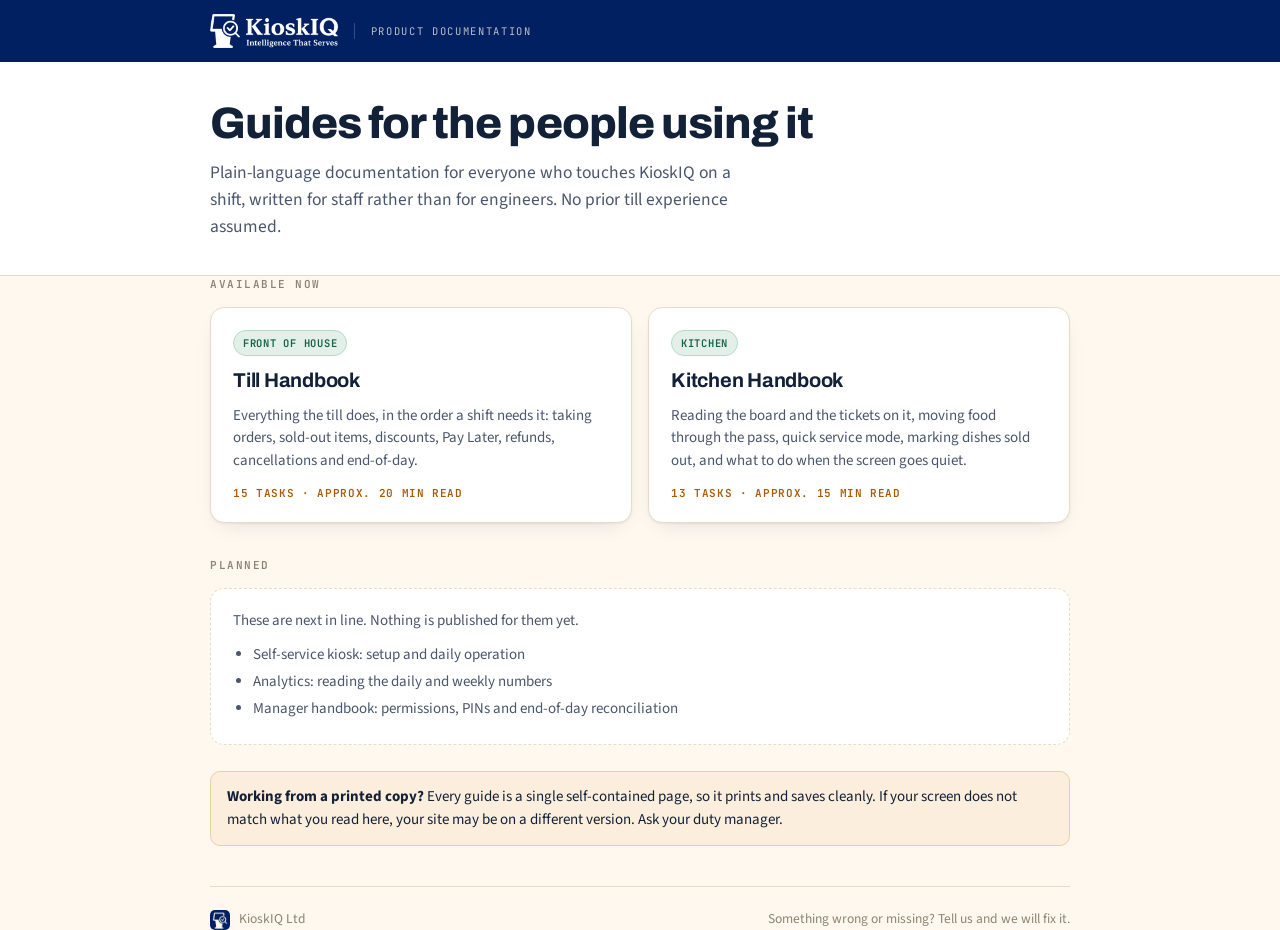
<file: site/index.html>
<!doctype html>
<html lang="en-GB">
<head>
<meta charset="utf-8">
<meta name="viewport" content="width=device-width, initial-scale=1">
<title>KioskIQ Docs</title>
<meta name="description" content="Product guides for the KioskIQ hospitality platform: till, kiosk, kitchen display and analytics.">
<meta property="og:title" content="KioskIQ Docs">
<meta property="og:description" content="Product guides for the KioskIQ hospitality platform.">
<meta property="og:type" content="website">
<link rel="preconnect" href="https://fonts.googleapis.com">
<link rel="preconnect" href="https://fonts.gstatic.com" crossorigin>
<link rel="stylesheet" href="https://fonts.googleapis.com/css2?family=Archivo:wght@600;700;800&family=Source+Sans+3:wght@400;600;700&family=JetBrains+Mono:wght@600&display=swap">
<link rel="stylesheet" href="assets/base.css">
</head>
<body>

<div class="brandbar">
  <div class="brandbar-in">
    <img class="brand-logo" src="[data-uri]" alt="KioskIQ — Intelligence That Serves" width="420" height="112">
    <span class="brandbar-tag">Product documentation</span>
  </div>
</div>

<header class="site-head">
  <div class="shell">
    <h1>Guides for the people using it</h1>
    <p class="lede">Plain-language documentation for everyone who touches KioskIQ on a shift, written for staff rather than for engineers. No prior till experience assumed.</p>
  </div>
</header>

<main class="shell">

  <p class="sec-label">Available now</p>
  <ul class="cards">
    <li>
      <a class="doc-card" href="guides/till/">
        <span class="tag">Front of house</span>
        <h2>Till Handbook</h2>
        <p>Everything the till does, in the order a shift needs it: taking orders, sold-out items, discounts, Pay Later, refunds, cancellations and end-of-day.</p>
        <span class="meta">15 tasks &middot; approx. 20 min read</span>
      </a>
    </li>
    <li>
      <a class="doc-card" href="guides/kitchen/">
        <span class="tag">Kitchen</span>
        <h2>Kitchen Handbook</h2>
        <p>Reading the board and the tickets on it, moving food through the pass, quick service mode, marking dishes sold out, and what to do when the screen goes quiet.</p>
        <span class="meta">13 tasks &middot; approx. 15 min read</span>
      </a>
    </li>
  </ul>

  <p class="sec-label">Planned</p>
  <div class="planned">
    <p>These are next in line. Nothing is published for them yet.</p>
    <ul>
      <li>Self-service kiosk: setup and daily operation</li>
      <li>Analytics: reading the daily and weekly numbers</li>
      <li>Manager handbook: permissions, PINs and end-of-day reconciliation</li>
    </ul>
  </div>

  <div class="note">
    <b>Working from a printed copy?</b> Every guide is a single self-contained page, so it prints and saves cleanly. If your screen does not match what you read here, your site may be on a different version. Ask your duty manager.
  </div>

  <footer class="site-foot">
    <span class="foot-brand"><img src="[data-uri]" alt="" width="96" height="96">KioskIQ Ltd</span>
    <span>Something wrong or missing? Tell us and we will fix it.</span>
  </footer>

</main>

</body>
</html>
</file>
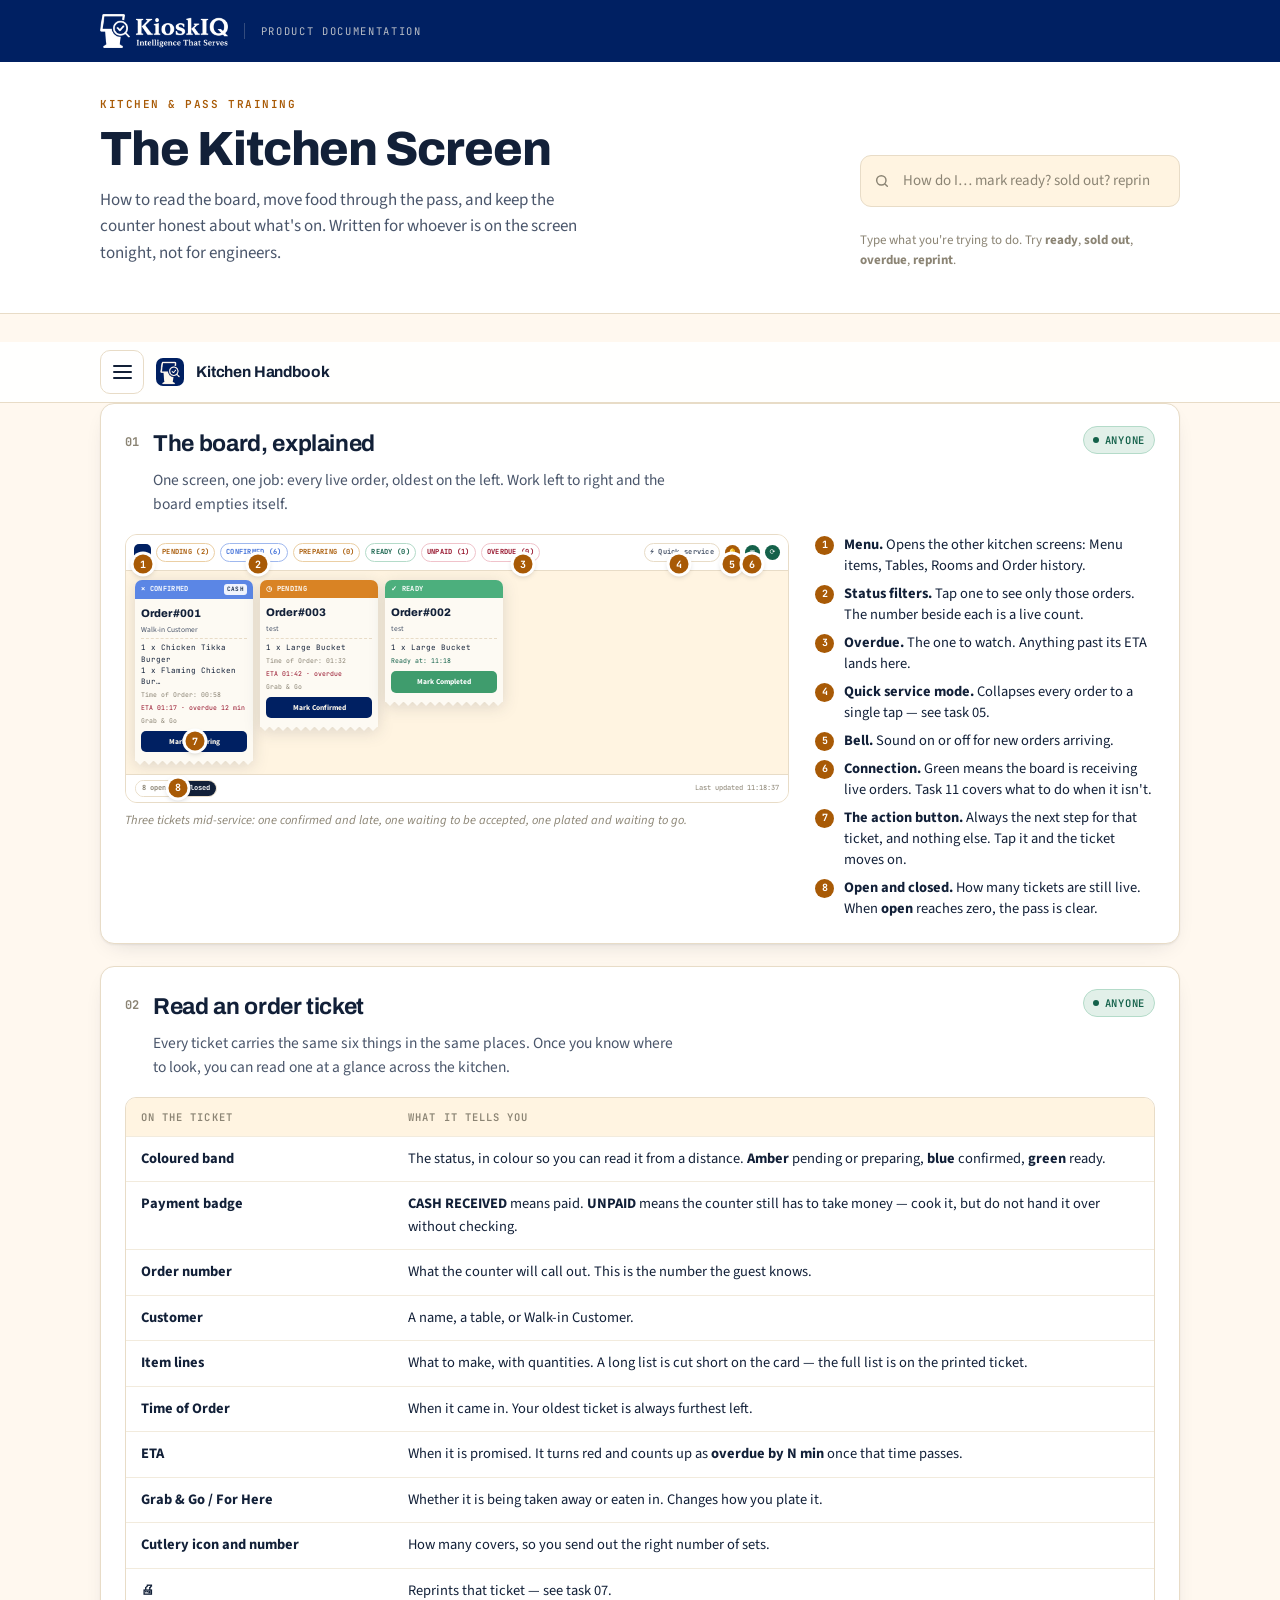
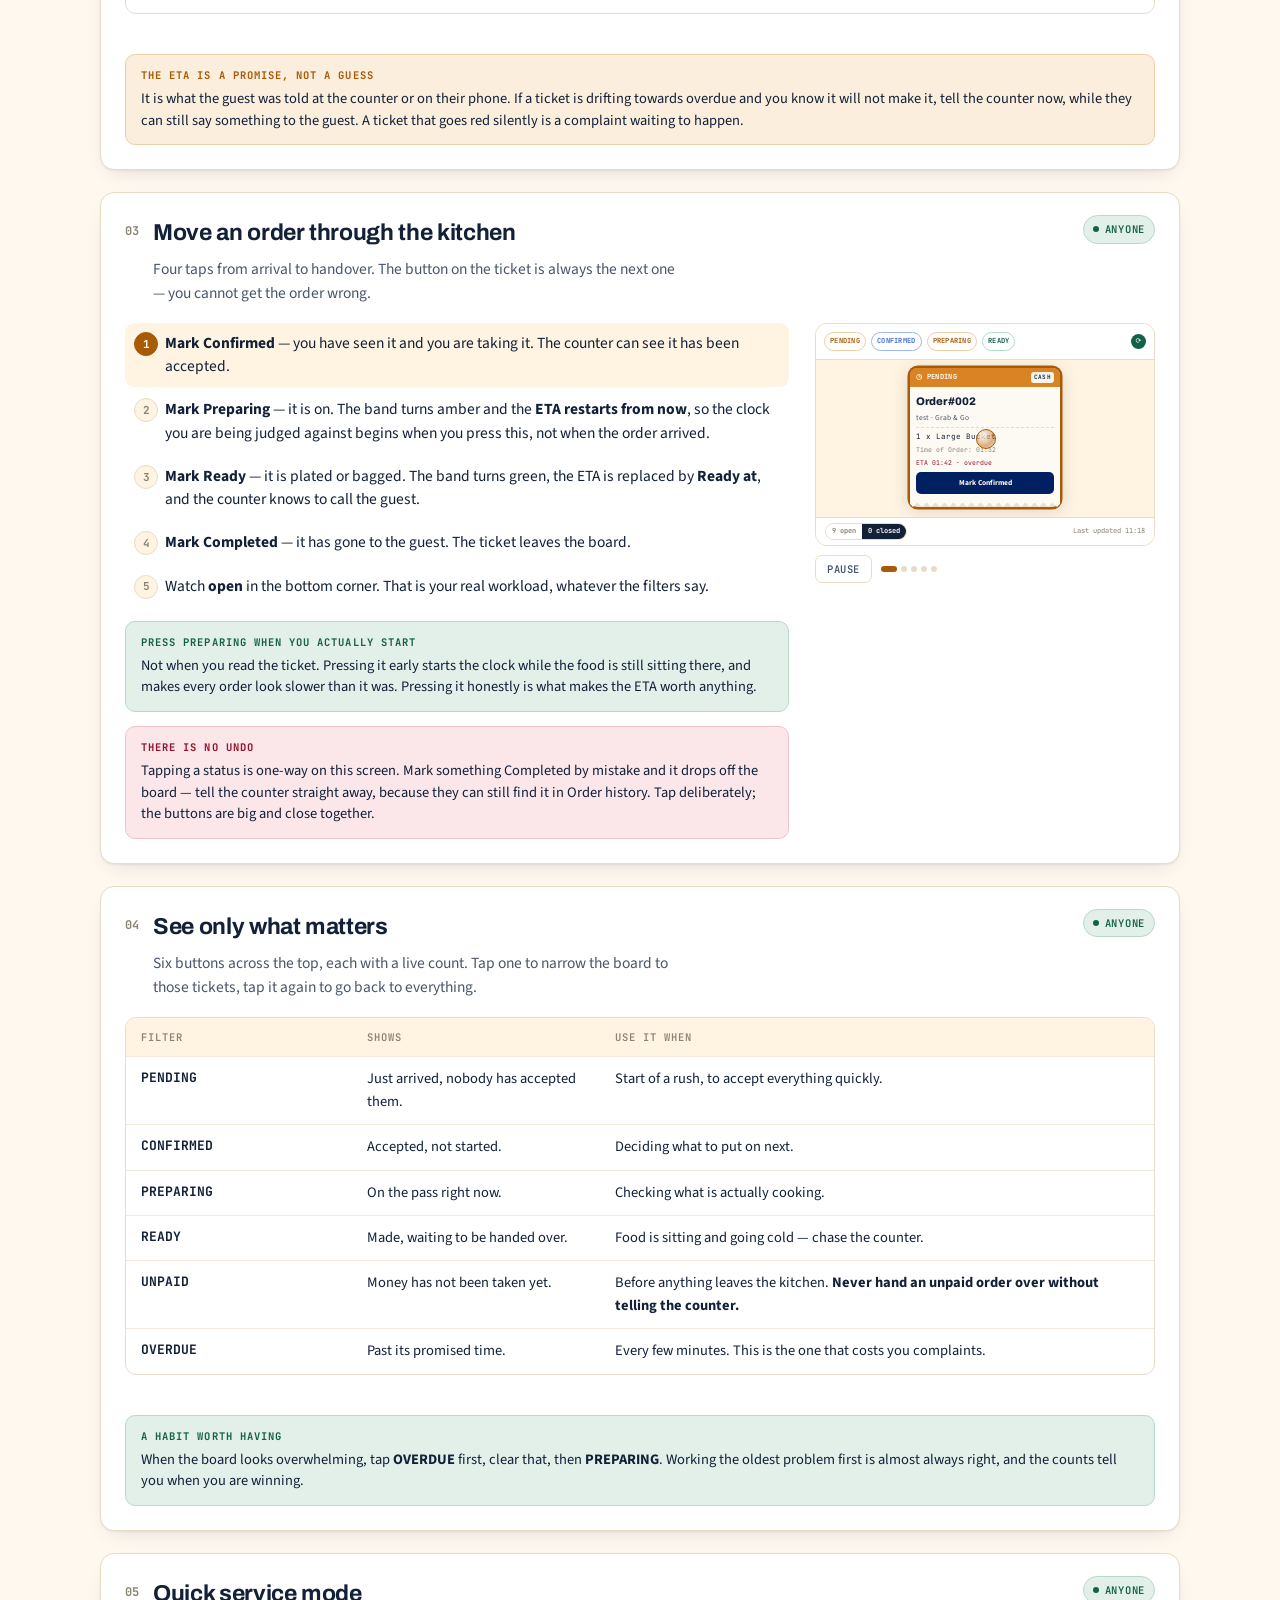
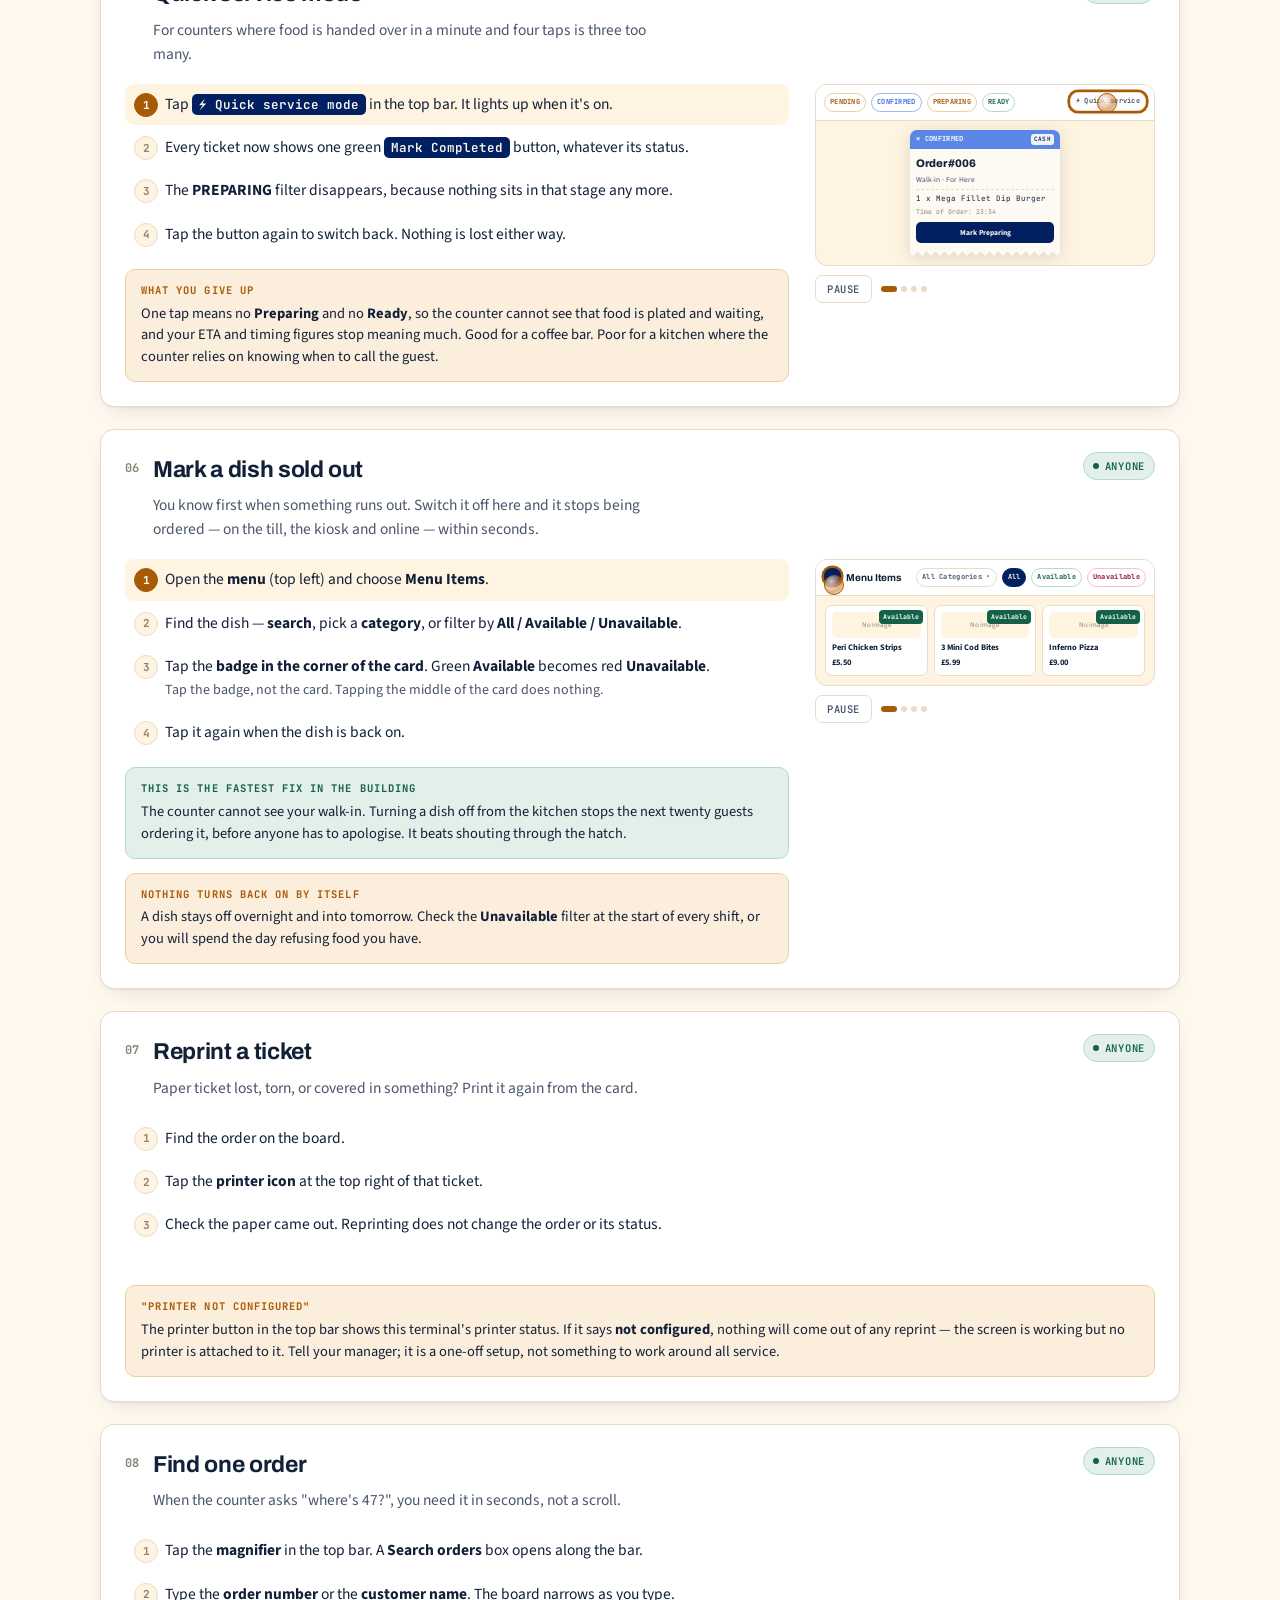
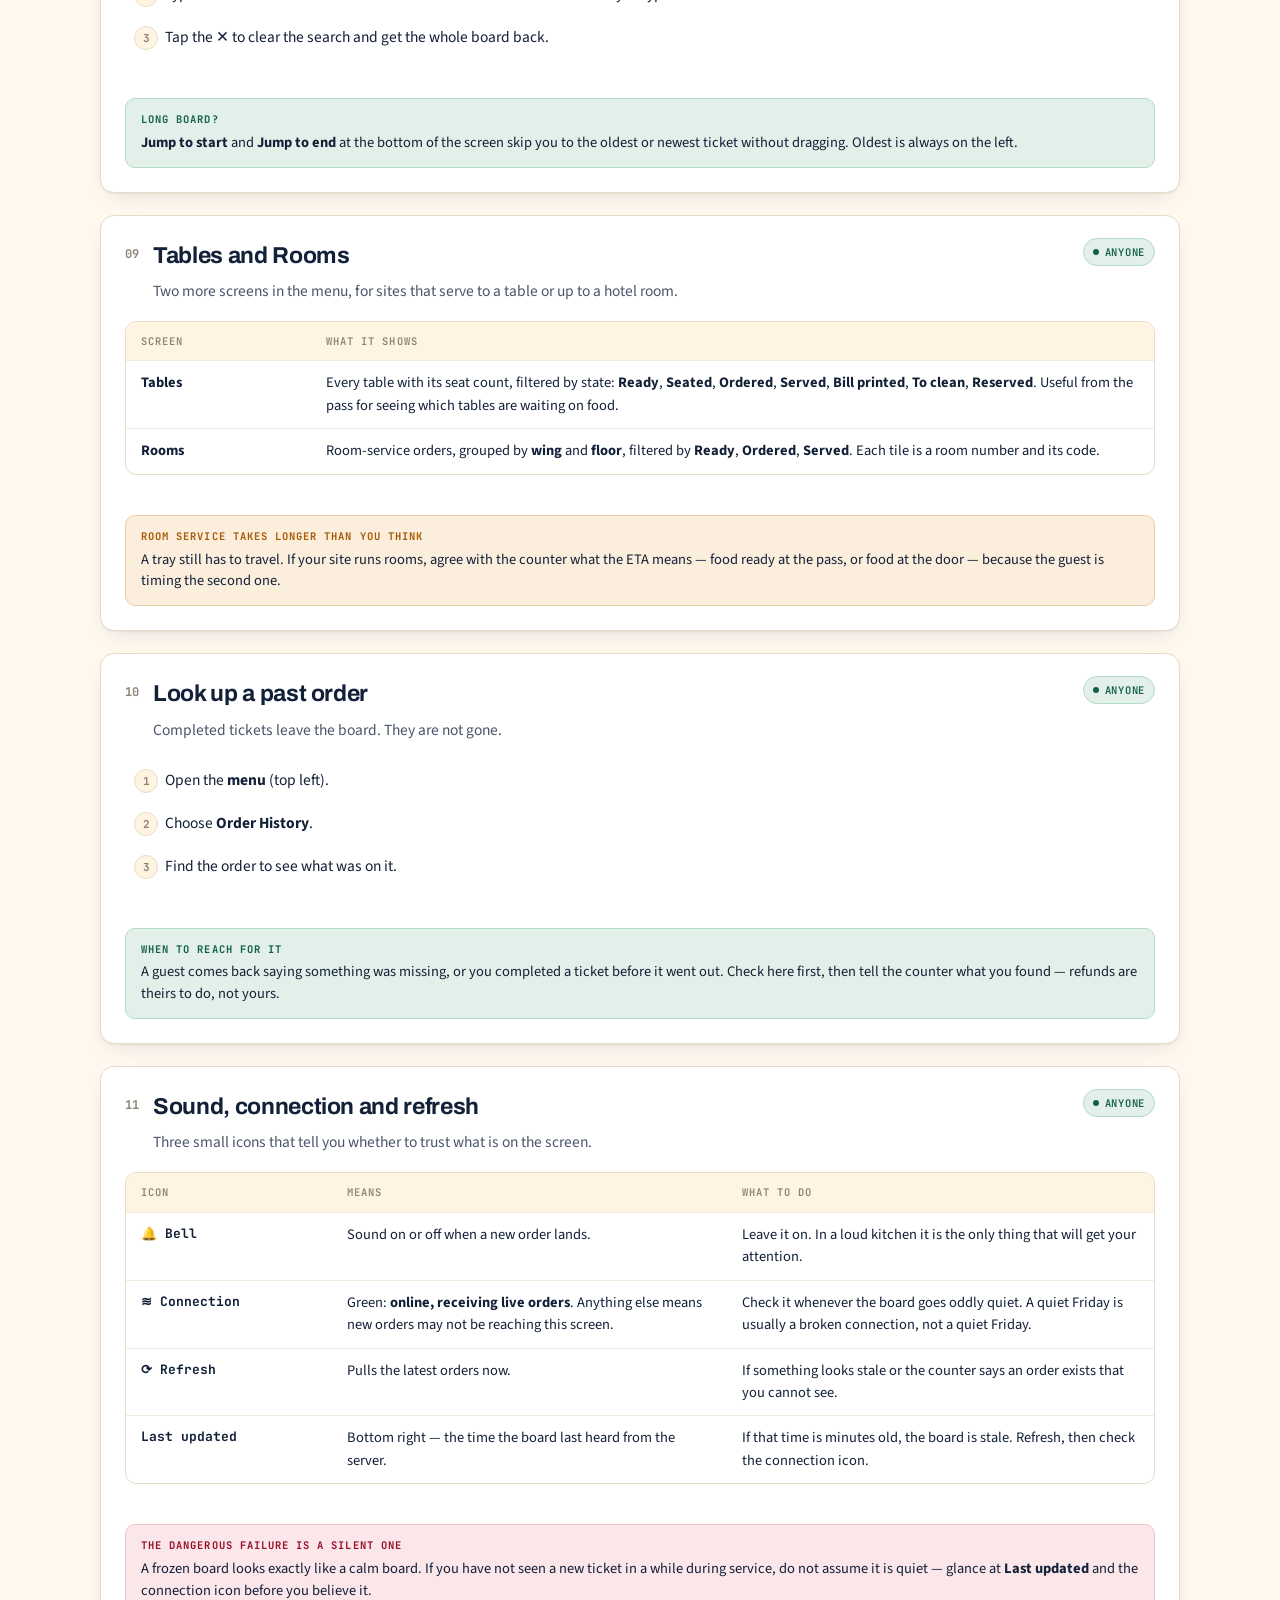
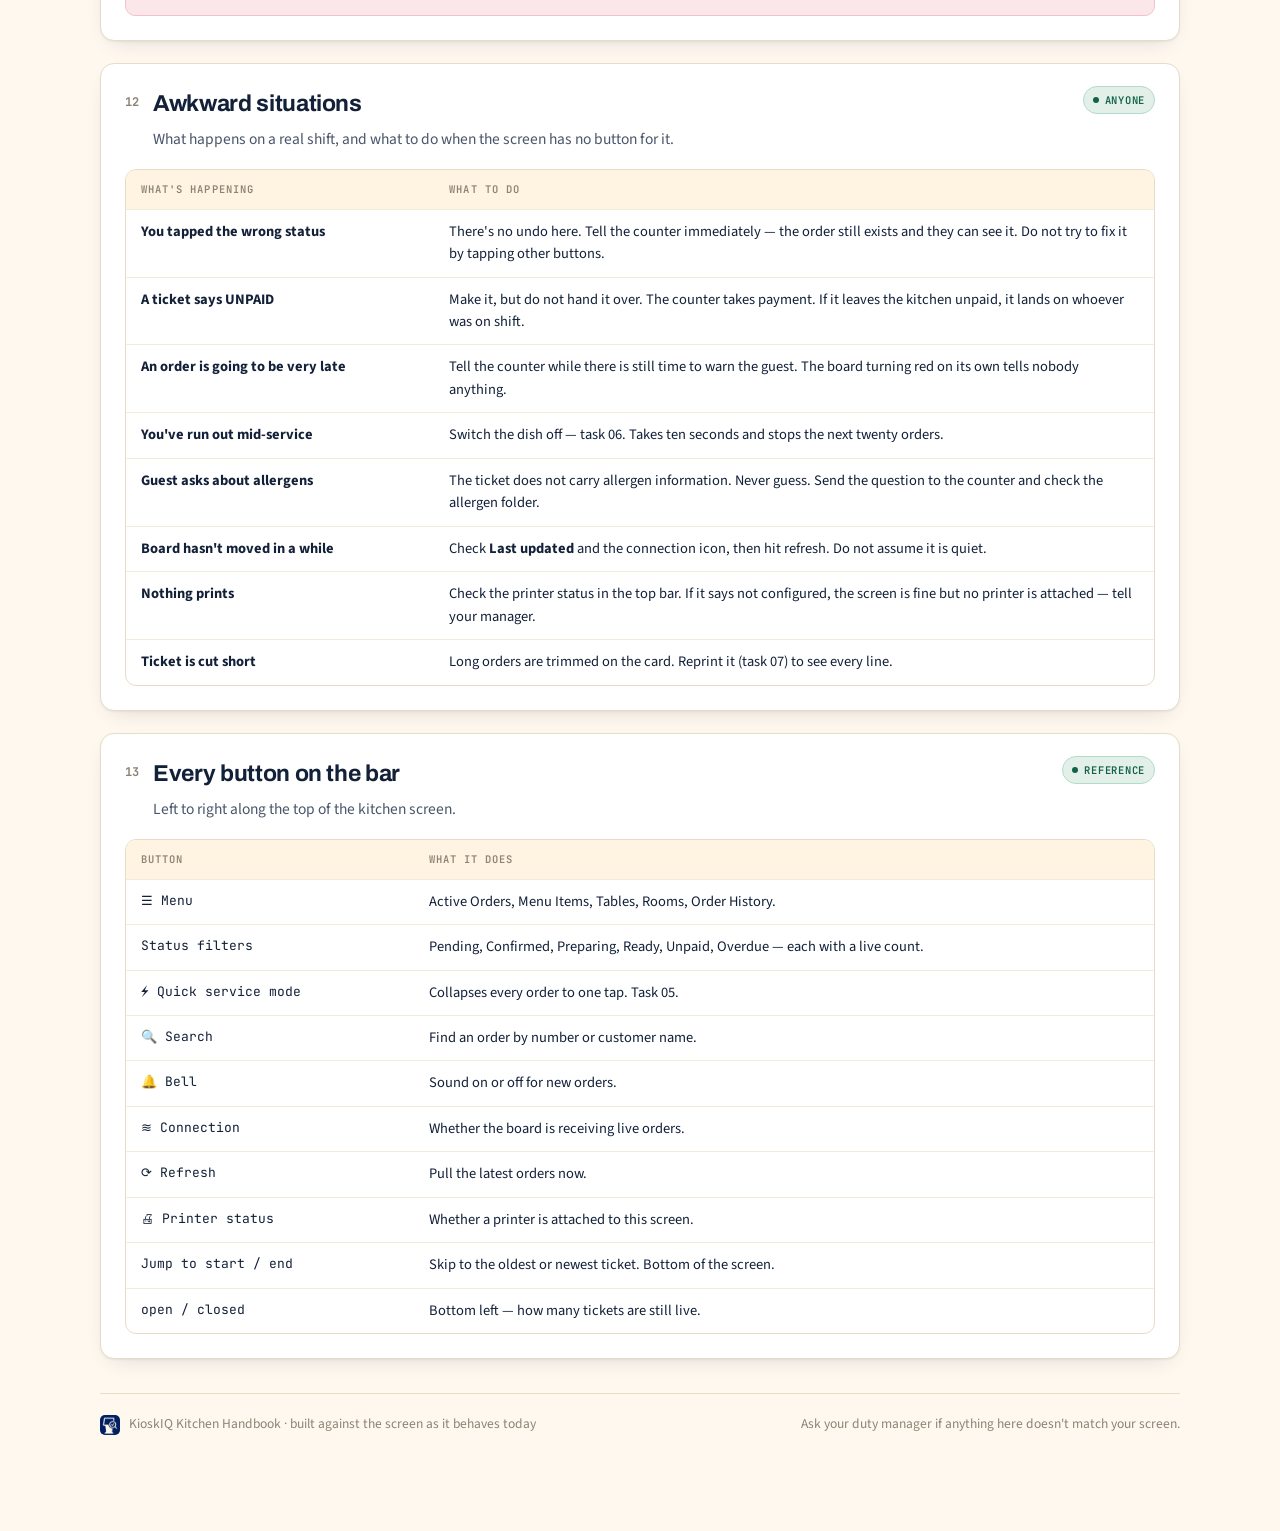
<file: site/guides/kitchen/index.html>
<!doctype html>
<html lang="en-GB">
<head>
<meta charset="utf-8">
<meta name="viewport" content="width=device-width, initial-scale=1">
<link rel="icon" href="[data-uri]">
<meta name="description" content="Training guide for the KioskIQ kitchen screen: reading tickets, moving orders through the pass, quick service mode, sold-out items and troubleshooting.">
<meta name="robots" content="index,follow">
<meta property="og:title" content="KioskIQ Kitchen Handbook">
<meta property="og:description" content="How to read the board and move food through the pass.">
<meta property="og:type" content="article">
<style>
  :root{color-scheme:light dark}
  *{box-sizing:border-box}
  html,body{margin:0;padding:0}
  body{font:14px system-ui,-apple-system,"Segoe UI",sans-serif}
  img{max-width:100%}
  [hidden]{display:none!important}
</style>
</head>
<body>
<title>KioskIQ Kitchen Handbook</title>
<link rel="preconnect" href="https://fonts.googleapis.com">
<link rel="preconnect" href="https://fonts.gstatic.com" crossorigin>
<link rel="stylesheet" href="https://fonts.googleapis.com/css2?family=Archivo:wght@500;600;700;800&family=Source+Sans+3:ital,wght@0,400;0,600;0,700;1,400&family=JetBrains+Mono:wght@400;600;700&display=swap">

<style>
/* ---------- tokens: light is the base, both dark paths override ---------- */
:root{
  /* KioskIQ brand constants - these never flip with the theme, because the
     logo artwork is cream on navy and has to stay legible on both. */
  --brand:#002062;
  --brand-ink:#FFF9EC;

  --paper:#FFF8EF;
  --card:#ffffff;
  --card-2:#FFF4E1;
  --ink:#122038;
  --ink-2:#4a566b;
  --ink-3:#8b8474;
  --line:#e8dcc7;
  --line-2:#f2ebdd;
  --navy:#002062;
  --navy-ink:#FFF9EC;
  --amber:#a85a06;
  --amber-bg:#fbeedc;
  --amber-line:#ebcfa4;
  --claret:#96122b;
  --claret-bg:#fbe7ea;
  --claret-line:#f0c3cb;
  --sage:#14614a;
  --sage-bg:#e2f0e9;
  --sage-line:#b4dbc9;
  --lilac:#4f36ad;
  --lilac-bg:#eeeafc;
  --shadow:0 1px 2px rgba(18,32,56,.06),0 8px 24px -12px rgba(18,32,56,.20);
  --shadow-lift:0 2px 4px rgba(18,32,56,.08),0 18px 40px -18px rgba(18,32,56,.32);
  --radius:14px;
  --tile:#fceae7;
  --tile-ink:#b23a2b;
}
@media (prefers-color-scheme:dark){
  :root:not([data-theme="light"]){
    --paper:#070c1a;
    --card:#0f1830;
    --card-2:#16203c;
    --ink:#eaedf5;
    --ink-2:#a6b2c9;
    --ink-3:#7c88a0;
    --line:#22304f;
    --line-2:#1b2743;
    --navy:#b9ccf2;
    --navy-ink:#04102b;
    --amber:#e7a052;
    --amber-bg:#2b1d0d;
    --amber-line:#513715;
    --claret:#f08aa0;
    --claret-bg:#2c121a;
    --claret-line:#552431;
    --sage:#5fc79c;
    --sage-bg:#0d2620;
    --sage-line:#1d4936;
    --lilac:#b9a6f5;
    --lilac-bg:#1d1a35;
    --shadow:0 1px 2px rgba(0,0,0,.5),0 8px 24px -12px rgba(0,0,0,.7);
    --shadow-lift:0 2px 4px rgba(0,0,0,.5),0 18px 40px -18px rgba(0,0,0,.8);
    --tile:#2a1c1e;
    --tile-ink:#e38c80;
  }
}
:root[data-theme="dark"]{
  --paper:#070c1a;
  --card:#0f1830;
  --card-2:#16203c;
  --ink:#eaedf5;
  --ink-2:#a6b2c9;
  --ink-3:#7c88a0;
  --line:#22304f;
  --line-2:#1b2743;
  --navy:#b9ccf2;
  --navy-ink:#04102b;
  --amber:#e7a052;
  --amber-bg:#2b1d0d;
  --amber-line:#513715;
  --claret:#f08aa0;
  --claret-bg:#2c121a;
  --claret-line:#552431;
  --sage:#5fc79c;
  --sage-bg:#0d2620;
  --sage-line:#1d4936;
  --lilac:#b9a6f5;
  --lilac-bg:#1d1a35;
  --shadow:0 1px 2px rgba(0,0,0,.5),0 8px 24px -12px rgba(0,0,0,.7);
  --shadow-lift:0 2px 4px rgba(0,0,0,.5),0 18px 40px -18px rgba(0,0,0,.8);
  --tile:#2a1c1e;
  --tile-ink:#e38c80;
}

*{box-sizing:border-box}
body{
  margin:0;
  background:var(--paper);
  color:var(--ink);
  font-family:"Source Sans 3",ui-sans-serif,system-ui,-apple-system,"Segoe UI",sans-serif;
  font-size:16px;
  line-height:1.55;
  -webkit-font-smoothing:antialiased;
}
h1,h2,h3,h4{font-family:Archivo,"Source Sans 3",ui-sans-serif,system-ui,sans-serif;text-wrap:balance;margin:0}
a{color:inherit}
:focus-visible{outline:2.5px solid var(--amber);outline-offset:2px;border-radius:4px}

.wrap{max-width:1120px;margin:0 auto;padding:0 20px 96px}

/* ---------- masthead ---------- */
/* Brand strip. The logo artwork is cream on transparent, so it always sits
   on the fixed brand navy rather than a themed surface. */
.brandbar{background:var(--brand);color:var(--brand-ink)}
.brandbar-in{
  max-width:1120px;margin:0 auto;padding:14px 20px;
  display:flex;align-items:center;gap:16px;flex-wrap:wrap;
}
.brand-logo{height:34px;width:auto;display:block;flex:0 0 auto}
.brandbar-tag{
  font-family:"JetBrains Mono",ui-monospace,monospace;
  font-size:10.5px;letter-spacing:.16em;text-transform:uppercase;
  opacity:.72;padding-left:16px;border-left:1px solid rgba(255,249,236,.28);
}
@media (max-width:560px){
  .brand-logo{height:27px}
  .brandbar-tag{padding-left:0;border-left:0;font-size:9.5px;letter-spacing:.13em}
  .brandbar-in{gap:10px;padding:12px 14px}
}

.mast{
  border-bottom:1px solid var(--line);
  background:var(--card);
  padding:34px 0 30px;
  margin-bottom:28px;
}
.mast-in{max-width:1120px;margin:0 auto;padding:0 20px;display:flex;gap:28px;align-items:flex-end;flex-wrap:wrap}
.mast-l{flex:1 1 420px;min-width:280px}
.eyebrow{
  font-family:"JetBrains Mono",ui-monospace,monospace;
  font-size:11px;letter-spacing:.14em;text-transform:uppercase;
  color:var(--amber);font-weight:600;margin-bottom:12px;
}
h1{font-size:clamp(32px,5vw,48px);font-weight:800;letter-spacing:-.022em;line-height:1.04}
.mast-sub{color:var(--ink-2);font-size:17px;max-width:60ch;margin-top:12px}
.mast-r{flex:0 1 320px;display:flex;flex-direction:column;gap:10px}

.searchbox{position:relative}
.searchbox input{
  width:100%;padding:13px 15px 13px 42px;font:inherit;font-size:15px;
  border:1.5px solid var(--line);border-radius:11px;background:var(--card-2);color:var(--ink);
}
.searchbox input::placeholder{color:var(--ink-3)}
.searchbox svg{position:absolute;left:14px;top:50%;transform:translateY(-50%);color:var(--ink-3)}
.hint{font-size:13px;color:var(--ink-3)}

/* ---------- layout ---------- */
/* The index is a drawer at every width, so it is out of flow and the guide
   is a single column. grid items default to min-width:auto, which lets wide
   content (the reference tables) push a track past the viewport instead of
   scrolling inside its own container; minmax(0,…) plus min-width:0 is what
   actually holds the page to the screen. */
.cols{display:grid;grid-template-columns:minmax(0,1fr);align-items:start}
.cols>*{min-width:0}

/* One navigation model at every width: a sticky bar with a burger that opens
   the task list as a drawer. The index is then reachable from any scroll
   position on a phone and on a counter terminal alike, and the guide itself
   gets the full column instead of sharing it with a permanent sidebar. */
.topbar{
  display:flex;align-items:center;
  position:sticky;top:0;z-index:60;
  background:color-mix(in srgb,var(--card) 92%,transparent);
  -webkit-backdrop-filter:blur(10px);backdrop-filter:blur(10px);
  border-bottom:1px solid var(--line);
}
.topbar-in{
  display:flex;align-items:center;gap:12px;
  width:100%;max-width:1120px;margin:0 auto;
  padding:8px 20px;min-height:56px;
}
.burger{
  flex:0 0 auto;width:44px;height:44px;border-radius:10px;cursor:pointer;
  background:var(--card);border:1px solid var(--line);color:var(--ink);
  display:grid;place-content:center;gap:4px;padding:0;
  transition:border-color .18s ease,color .18s ease;
}
.burger:hover{border-color:var(--amber);color:var(--amber)}
.burger span{
  display:block;width:19px;height:2.2px;border-radius:2px;background:currentColor;
  transition:transform .24s ease,opacity .18s ease;
}
body.nav-open .burger span:nth-child(1){transform:translateY(6.2px) rotate(45deg)}
body.nav-open .burger span:nth-child(2){opacity:0}
body.nav-open .burger span:nth-child(3){transform:translateY(-6.2px) rotate(-45deg)}
.topbar-mark{width:28px;height:28px;border-radius:7px;flex:0 0 auto;display:block}
.topbar-title{
  font-family:Archivo,sans-serif;font-weight:700;font-size:15.5px;
  letter-spacing:-.01em;white-space:nowrap;overflow:hidden;text-overflow:ellipsis;
}

.scrim{
  position:fixed;inset:0;z-index:65;
  background:rgba(4,10,26,.5);opacity:0;pointer-events:none;
  transition:opacity .26s ease;
}
body.nav-open .scrim{opacity:1;pointer-events:auto}
body.nav-open{overflow:hidden}

.rail{
  position:fixed;top:0;left:0;bottom:0;width:min(318px,86vw);
  z-index:70;overflow-y:auto;-webkit-overflow-scrolling:touch;
  background:var(--card);border-right:1px solid var(--line);
  box-shadow:var(--shadow-lift);
  padding:0 16px 26px;
  transform:translateX(-103%);
  transition:transform .26s cubic-bezier(.3,.8,.3,1);
  visibility:hidden;
}
body.nav-open .rail{transform:none;visibility:visible}
.drawer-top{
  display:flex;align-items:center;justify-content:space-between;gap:10px;
  position:sticky;top:0;background:var(--card);z-index:1;
  padding:16px 0 12px;margin-bottom:2px;border-bottom:1px solid var(--line);
}
.drawer-title{font-family:Archivo,sans-serif;font-weight:700;font-size:16px}
.drawer-close{
  width:38px;height:38px;border-radius:9px;cursor:pointer;flex:0 0 auto;
  background:var(--card-2);border:1px solid var(--line);color:var(--ink-2);
  font-size:19px;line-height:1;display:grid;place-content:center;padding:0;
}
.drawer-close:hover{border-color:var(--amber);color:var(--amber)}
.rail h4{margin-top:16px}
.rail a{min-height:44px;align-items:center;font-size:15.5px}

@media (max-width:560px){
  .topbar-in{padding:8px 14px}
}
@media (prefers-reduced-motion:reduce){
  .rail,.scrim,.burger span{transition:none}
}
.rail h4{
  font-family:"JetBrains Mono",ui-monospace,monospace;font-size:10.5px;letter-spacing:.14em;
  text-transform:uppercase;color:var(--ink-3);font-weight:600;margin:0 0 10px 2px;
}
.rail ol{list-style:none;margin:0 0 22px;padding:0;display:flex;flex-direction:column;gap:1px}
.rail a{
  display:flex;gap:9px;align-items:baseline;text-decoration:none;color:var(--ink-2);
  font-size:14.5px;padding:6px 9px;border-radius:7px;line-height:1.35;
}
.rail a:hover{background:var(--card);color:var(--ink)}
.rail a .n{
  font-family:"JetBrains Mono",monospace;font-size:11px;color:var(--ink-3);
  font-weight:600;flex:0 0 16px;
}

/* ---------- cards ---------- */
.task{
  background:var(--card);border:1px solid var(--line);border-radius:var(--radius);
  box-shadow:var(--shadow);margin-bottom:22px;overflow:hidden;scroll-margin-top:18px;
}
.task.hide{display:none}
.task-h{padding:22px 24px 0;display:flex;gap:14px;align-items:flex-start;flex-wrap:wrap}
.task-n{
  font-family:"JetBrains Mono",monospace;font-size:12px;font-weight:700;color:var(--ink-3);
  padding-top:7px;flex:0 0 auto;
}
.task-t{flex:1 1 260px;min-width:0}
.task-t h2{font-size:23px;font-weight:700;letter-spacing:-.015em}
.task-t p{margin:6px 0 0;color:var(--ink-2);font-size:15.5px;max-width:66ch}
.task-body{padding:18px 24px 24px;display:grid;grid-template-columns:minmax(0,1fr) minmax(0,340px);gap:26px;align-items:start}
.task-body>*{min-width:0}
@media (max-width:820px){.task-body{grid-template-columns:minmax(0,1fr)}}
.task-body.solo{grid-template-columns:minmax(0,1fr)}

.chip{
  display:inline-flex;align-items:center;gap:6px;font-family:"JetBrains Mono",monospace;
  font-size:10.5px;font-weight:600;letter-spacing:.07em;text-transform:uppercase;
  padding:5px 9px;border-radius:999px;border:1px solid;white-space:nowrap;
}
.chip.anyone{color:var(--sage);background:var(--sage-bg);border-color:var(--sage-line)}
.chip.mgr{color:var(--claret);background:var(--claret-bg);border-color:var(--claret-line)}
.chip.setting{color:var(--amber);background:var(--amber-bg);border-color:var(--amber-line)}
.chip .dot{width:6px;height:6px;border-radius:50%;background:currentColor}

/* ---------- step lists ---------- */
ol.steps{list-style:none;counter-reset:s;margin:0;padding:0;display:flex;flex-direction:column;gap:2px}
ol.steps li{
  counter-increment:s;position:relative;padding:9px 12px 9px 40px;border-radius:9px;
  font-size:15.5px;line-height:1.5;transition:background .3s ease;
}
ol.steps li::before{
  content:counter(s);position:absolute;left:9px;top:9px;
  width:22px;height:22px;border-radius:50%;
  display:grid;place-items:center;
  font-family:"JetBrains Mono",monospace;font-size:11px;font-weight:700;
  background:var(--card-2);color:var(--ink-3);border:1px solid var(--line);
  transition:background .3s ease,color .3s ease,border-color .3s ease;
}
ol.steps li.on{background:var(--card-2)}
ol.steps li.on::before{background:var(--amber);color:#fff;border-color:var(--amber)}
:root[data-theme="dark"] ol.steps li.on::before{color:#1a1206}
@media (prefers-color-scheme:dark){:root:not([data-theme="light"]) ol.steps li.on::before{color:#1a1206}}
ol.steps b{font-weight:700}
ol.steps kbd{
  font-family:"JetBrains Mono",monospace;font-size:12.5px;font-weight:600;
  background:var(--navy);color:var(--navy-ink);padding:2px 7px;border-radius:5px;
  white-space:nowrap;
}
ol.steps .said{color:var(--ink-2);font-size:14px;display:block;margin-top:2px}

/* ---------- callout ---------- */
.note{
  border-radius:10px;padding:13px 15px;font-size:14.5px;line-height:1.5;
  border:1px solid;margin-top:14px;
}
.note b{font-weight:700}
.note.warn{background:var(--amber-bg);border-color:var(--amber-line);color:var(--ink)}
.note.stop{background:var(--claret-bg);border-color:var(--claret-line);color:var(--ink)}
.note.good{background:var(--sage-bg);border-color:var(--sage-line);color:var(--ink)}
.note .lbl{
  font-family:"JetBrains Mono",monospace;font-size:10.5px;letter-spacing:.1em;
  text-transform:uppercase;font-weight:700;display:block;margin-bottom:4px;
}
.note.warn .lbl{color:var(--amber)}
.note.stop .lbl{color:var(--claret)}
.note.good .lbl{color:var(--sage)}

/* ================= TILL RECREATION ================= */
.till{
  --til-line:var(--line);
  border:1px solid var(--line);border-radius:12px;background:var(--card-2);
  overflow:hidden;position:relative;font-size:12px;user-select:none;
}
.till-bar{
  display:flex;align-items:center;gap:7px;padding:8px 9px;
  background:var(--card);border-bottom:1px solid var(--line);
}
.logo{width:19px;height:19px;border-radius:5px;background:var(--navy);flex:0 0 auto}
.till-bar .nm{font-family:Archivo,sans-serif;font-weight:700;font-size:11.5px;letter-spacing:-.01em}
.till-bar .sp{flex:1}
.ic{
  width:19px;height:19px;border-radius:5px;background:var(--card-2);
  border:1px solid var(--line);flex:0 0 auto;display:grid;place-items:center;
  font-size:9px;color:var(--ink-3);position:relative;
}
.ic.txt{width:auto;padding:0 6px;font-family:"JetBrains Mono",monospace;font-size:8.5px;font-weight:700;color:var(--ink-2)}

.till-body{display:grid;grid-template-columns:1fr 148px;gap:8px;padding:8px;min-height:190px}
.till-body.wide{grid-template-columns:1fr 172px}
.menu{display:grid;grid-template-columns:repeat(3,1fr);gap:6px;align-content:start}
.till[data-flow] .menu{grid-template-columns:repeat(2,1fr)}
.mi{
  background:var(--card);border:1px solid var(--line);border-radius:8px;overflow:hidden;position:relative;
}
.mi .th{height:26px;background:var(--tile);display:grid;place-items:center;
  font-family:Archivo,serif;font-weight:700;font-size:11px;color:var(--tile-ink)}
.mi .mb{padding:5px 6px 6px}
.mi .mn{font-weight:700;font-size:9px;line-height:1.2}
.mi .mp{font-weight:700;font-size:10px;margin-top:3px}
.mi .cust{position:absolute;right:5px;bottom:5px;width:13px;height:13px;border-radius:4px;background:var(--navy)}
.mi .badge{
  position:absolute;top:-6px;right:-4px;background:var(--navy);color:var(--navy-ink);
  font-family:"JetBrains Mono",monospace;font-size:7.5px;font-weight:700;
  padding:2px 5px;border-radius:5px;opacity:0;transform:scale(.7);
  transition:opacity .3s,transform .3s;
}

.panel{background:var(--card);border:1px solid var(--line);border-radius:9px;padding:8px;display:flex;flex-direction:column;gap:6px;min-width:0}
.tabs{display:flex;gap:0;border-bottom:1px solid var(--line);margin:-3px -3px 2px}
.tabs div{flex:1;text-align:center;padding:4px 0 6px;font-size:9px;font-weight:700;color:var(--ink-3)}
.tabs div.on{color:var(--ink);box-shadow:inset 0 -2px 0 var(--navy)}
.tabs .cnt{
  display:inline-grid;place-items:center;min-width:13px;height:13px;padding:0 3px;border-radius:999px;
  background:var(--card-2);border:1px solid var(--line);font-family:"JetBrains Mono",monospace;font-size:7.5px;margin-left:3px;
}
.tabs .cnt.dark{background:var(--navy);color:var(--navy-ink);border-color:var(--navy)}
.ttl{display:flex;justify-content:space-between;align-items:baseline}
.ttl .a{font-family:Archivo,sans-serif;font-weight:700;font-size:11px}
.ttl .b{font-family:Archivo,sans-serif;font-weight:800;font-size:15px;letter-spacing:-.02em}
.duo{display:grid;grid-template-columns:1fr 1fr;gap:5px}
.btn{
  border-radius:7px;padding:6px 4px;text-align:center;font-size:8.5px;font-weight:700;
  border:1px solid transparent;line-height:1.2;
}
.btn.disc{background:var(--lilac-bg);color:var(--lilac)}
.btn.clr{background:var(--claret-bg);color:var(--claret)}
.btn.ghost{background:var(--card);border-color:var(--line);color:var(--ink-2)}
.btn.navy{background:var(--navy);color:var(--navy-ink)}
.btn.dim{background:var(--card-2);color:var(--ink-3);border-color:var(--line)}
.btn.grn{background:var(--card);border-color:var(--sage-line);color:var(--sage)}
.btn.amb{background:var(--card);border-color:var(--amber-line);color:var(--amber)}
.btn.big{padding:9px 4px;font-size:10px}
.row{display:flex;justify-content:space-between;font-size:9px;padding:2px 0}
.row.tot{font-weight:800;font-size:10.5px;border-top:1px solid var(--line);padding-top:4px;margin-top:1px}
.row.neg{color:var(--claret)}
.field{border:1px solid var(--line);border-radius:6px;padding:5px 7px;font-size:9px;color:var(--ink-3);background:var(--card)}
.ordbox{border:1px solid var(--line);border-radius:7px;padding:6px;font-size:9px;background:var(--card)}
.ordbox .oh{display:flex;justify-content:space-between;align-items:center;gap:4px;margin-bottom:3px}
.ordbox .oid{font-weight:800;font-size:9.5px}
.ordbox .om{color:var(--ink-3);font-size:8px;font-family:"JetBrains Mono",monospace}
.pill{
  font-family:"JetBrains Mono",monospace;font-size:7px;font-weight:700;letter-spacing:.05em;
  padding:2px 5px;border-radius:4px;text-transform:uppercase;
}
.pill.pend{background:var(--amber);color:#fff}
.pill.conf{background:#2f6fed;color:#fff}
.pill.canc{background:var(--claret);color:#fff}
:root[data-theme="dark"] .pill.pend{color:#1a1206}
@media (prefers-color-scheme:dark){:root:not([data-theme="light"]) .pill.pend{color:#1a1206}}
:root[data-theme="dark"] .pill.canc{color:#2a0a11}
@media (prefers-color-scheme:dark){:root:not([data-theme="light"]) .pill.canc{color:#2a0a11}}
.paylater{
  background:var(--amber-bg);border:1px solid var(--amber-line);border-radius:6px;
  padding:5px 6px;font-size:8px;color:var(--amber);font-weight:600;line-height:1.35;
}
.discbox{background:var(--card-2);border:1px solid var(--line);border-radius:7px;padding:6px}
/* availability panel mock */
.avhead{display:flex;justify-content:space-between;align-items:flex-start;gap:6px;margin-bottom:5px}
.avfilters{display:flex;gap:4px;margin:5px 0}
.avfilters span{border:1px solid var(--line);border-radius:5px;padding:3px 7px;font-size:8px;font-weight:700;background:var(--card)}
.avfilters span.on{background:var(--navy);color:var(--navy-ink);border-color:var(--navy)}
.avfilters span.ok{color:var(--sage);border-color:var(--sage-line)}
.avfilters span.no{color:var(--claret);border-color:var(--claret-line)}
.avcounts{display:flex;gap:4px;margin-bottom:6px}
.avcounts b{
  font-family:"JetBrains Mono",ui-monospace,monospace;font-size:7.5px;font-weight:700;
  padding:3px 6px;border-radius:4px;letter-spacing:.02em;
}
.avcounts .c-ok{background:var(--sage);color:#fff}
.avcounts .c-no{background:var(--claret);color:#fff}
.avcounts .c-all{background:var(--card-2);color:var(--ink-3);border:1px solid var(--line)}
:root[data-theme="dark"] .avcounts .c-ok{color:#06211a}
@media (prefers-color-scheme:dark){:root:not([data-theme="light"]) .avcounts .c-ok{color:#06211a}}
:root[data-theme="dark"] .avcounts .c-no{color:#2a0a11}
@media (prefers-color-scheme:dark){:root:not([data-theme="light"]) .avcounts .c-no{color:#2a0a11}}
.avrow{border:1px solid var(--line);border-radius:7px;padding:6px;background:var(--card);margin-bottom:5px}
.avrow .avtop{display:flex;justify-content:space-between;align-items:flex-start;gap:5px}
.avrow .avname{font-weight:700;font-size:9.5px;line-height:1.25}
.avrow .avcat{font-family:"JetBrains Mono",ui-monospace,monospace;font-size:7.5px;color:var(--ink-3);margin-top:1px}
.badge-av{font-family:"JetBrains Mono",ui-monospace,monospace;font-size:7px;font-weight:700;padding:2px 5px;border-radius:4px;white-space:nowrap}
.badge-av.yes{background:var(--sage);color:#fff}
.badge-av.no{background:var(--claret);color:#fff}
:root[data-theme="dark"] .badge-av.yes{color:#06211a}
@media (prefers-color-scheme:dark){:root:not([data-theme="light"]) .badge-av.yes{color:#06211a}}
:root[data-theme="dark"] .badge-av.no{color:#2a0a11}
@media (prefers-color-scheme:dark){:root:not([data-theme="light"]) .badge-av.no{color:#2a0a11}}
.swline{display:flex;align-items:center;gap:6px;margin-top:6px}
.sw{width:24px;height:13px;border-radius:999px;background:var(--line);position:relative;flex:0 0 auto;transition:background .3s ease}
.sw::after{content:"";position:absolute;top:2px;left:2px;width:9px;height:9px;border-radius:50%;background:var(--card);transition:transform .3s ease}
.sw.on{background:var(--sage)}
.sw.on::after{transform:translateX(11px)}
.swtxt{font-size:8.5px;font-weight:600;color:var(--ink-2)}

/* modal inside till */
.modal{
  position:absolute;inset:0;background:rgba(9,14,24,.42);backdrop-filter:blur(1px);
  display:grid;place-items:center;padding:14px;opacity:0;pointer-events:none;
  transition:opacity .32s ease;z-index:4;
}
.modal.on{opacity:1}
.mbox{
  background:var(--card);border-radius:10px;padding:11px;width:min(230px,100%);
  box-shadow:var(--shadow-lift);border:1px solid var(--line);
  transform:translateY(7px) scale(.97);transition:transform .32s cubic-bezier(.2,.9,.3,1);
}
.modal.on .mbox{transform:none}
.mbox h5{font-family:Archivo,sans-serif;font-size:11px;font-weight:700;margin:0 0 5px}
.mbox p{margin:0 0 7px;font-size:8.5px;color:var(--ink-2);line-height:1.4}
.keypad{display:grid;grid-template-columns:repeat(3,1fr);gap:4px;margin:6px 0}
.keypad div{
  background:var(--card-2);border:1px solid var(--line);border-radius:5px;
  padding:5px 0;text-align:center;font-family:"JetBrains Mono",monospace;font-size:10px;font-weight:600;
}
.pindots{
  border:1px solid var(--line);border-radius:6px;padding:6px;text-align:center;
  letter-spacing:.5em;font-size:11px;color:var(--ink-2);background:var(--card-2);
}
.qsel{display:grid;grid-template-columns:repeat(3,1fr);gap:4px}
.qsel span{
  border:1px solid var(--line);border-radius:5px;padding:4px 0;text-align:center;
  font-size:8.5px;font-weight:700;background:var(--card);
}
.qsel span.on{background:var(--navy);color:var(--navy-ink);border-color:var(--navy)}
.reasons{display:flex;flex-wrap:wrap;gap:4px;margin-top:5px}
.reasons span{
  border:1px solid var(--line);border-radius:5px;padding:3px 6px;font-size:7.5px;font-weight:700;
  letter-spacing:.03em;background:var(--card);
}
.reasons span.on{background:var(--navy);color:var(--navy-ink);border-color:var(--navy)}
.amtbar{
  border-radius:6px;padding:6px 7px;display:flex;justify-content:space-between;align-items:center;
  font-size:8.5px;font-weight:700;margin-top:6px;border:1px solid;
}
.amtbar.wait{background:var(--amber-bg);border-color:var(--amber-line);color:var(--amber)}
.amtbar.ok{background:var(--sage-bg);border-color:var(--sage-line);color:var(--sage)}
.amtbar .big{font-family:Archivo,sans-serif;font-size:12px;font-weight:800}

/* highlight + finger */
.hs{transition:box-shadow .3s ease,transform .3s ease}
.hs.lit{box-shadow:0 0 0 2.5px var(--amber);transform:translateY(-1px);border-radius:8px}
.finger{
  position:absolute;width:20px;height:20px;border-radius:50%;z-index:6;
  background:radial-gradient(circle at 34% 32%,rgba(255,255,255,.75),rgba(194,97,10,.5) 60%,rgba(194,97,10,.18));
  border:1.5px solid var(--amber);
  transform:translate(-50%,-50%) scale(.6);opacity:0;pointer-events:none;
  transition:left .55s cubic-bezier(.5,0,.2,1),top .55s cubic-bezier(.5,0,.2,1),opacity .3s,transform .3s;
}
.finger.on{opacity:1;transform:translate(-50%,-50%) scale(1)}
.finger.tap{animation:tap .5s ease}
@keyframes tap{
  40%{transform:translate(-50%,-50%) scale(.62)}
  100%{transform:translate(-50%,-50%) scale(1)}
}

.flow-ctl{display:flex;align-items:center;gap:9px;margin-top:9px}
.flow-ctl button{
  font:inherit;font-family:"JetBrains Mono",monospace;font-size:10.5px;font-weight:600;
  letter-spacing:.05em;text-transform:uppercase;
  background:var(--card);border:1px solid var(--line);color:var(--ink-2);
  padding:5px 11px;border-radius:7px;cursor:pointer;
}
.flow-ctl button:hover{border-color:var(--amber);color:var(--amber)}
/* The annotated diagram places its numbered pins as percentages of the
   mock-up. Its toolbar icons are a fixed pixel size, so any change of width
   is absorbed by the flexible spacer and slides every pin off its target.
   It therefore keeps one width at every screen size and scrolls inside its
   own box instead of being reflowed. */
.till.anat{min-width:660px}
/* same reasoning for the kitchen board diagram: its pins are percentages of
   the mock-up, and its top bar is a fixed-size icon row, so it holds one
   width at every screen size and scrolls in its own box. */
.kds.anat{min-width:660px}
.task-body>div{overflow-x:auto}

@media (max-width:560px){
  .till:not(.anat){min-width:342px}
  .till:not(.anat){font-size:12.8px}
  .till:not(.anat) .mi .mn{font-size:9.6px}
  .till:not(.anat) .mi .mp{font-size:10.6px}
  .till:not(.anat) .row,.till:not(.anat) .om,.till:not(.anat) .ordbox{font-size:9.4px}
  .flow-ctl button{min-height:40px;padding:8px 14px}
  .pips i{height:8px;width:8px}
  .pips i.on{width:18px}
  .task-h{padding:18px 16px 0}
  .task-body{padding:16px 16px 20px}
  .task-t h2{font-size:21px}
  .wrap{padding:0 14px 72px}
}
.pips{display:flex;gap:4px}
.pips i{width:6px;height:6px;border-radius:50%;background:var(--line);display:block;transition:background .3s,width .3s}
.pips i.on{background:var(--amber);width:16px;border-radius:3px}
.cap{font-size:12.5px;color:var(--ink-3);margin-top:8px;font-style:italic}

/* ---------- anatomy ---------- */
.anat{position:relative}
.pin{
  position:absolute;width:19px;height:19px;border-radius:50%;
  background:var(--amber);color:#fff;display:grid;place-items:center;
  font-family:"JetBrains Mono",monospace;font-size:10px;font-weight:700;
  box-shadow:0 0 0 3px var(--card),0 2px 6px rgba(0,0,0,.3);z-index:5;cursor:default;
  transform:translate(-50%,-50%);
}
:root[data-theme="dark"] .pin{color:#1a1206}
@media (prefers-color-scheme:dark){:root:not([data-theme="light"]) .pin{color:#1a1206}}
.pin::after{
  content:"";position:absolute;inset:-4px;border-radius:50%;border:2px solid var(--amber);
  opacity:0;animation:ping 3.4s ease-out infinite;animation-delay:var(--d,0s);
}
@keyframes ping{0%{opacity:.75;transform:scale(.85)}55%{opacity:0;transform:scale(1.9)}100%{opacity:0}}
@media (prefers-reduced-motion:reduce){.pin::after{animation:none}}
.legend{list-style:none;margin:0;padding:0;display:grid;gap:7px}
.legend li{display:flex;gap:10px;font-size:14.5px;line-height:1.45}
.legend .k{
  flex:0 0 19px;height:19px;border-radius:50%;background:var(--amber);color:#fff;
  display:grid;place-items:center;font-family:"JetBrains Mono",monospace;font-size:10px;font-weight:700;margin-top:2px;
}
:root[data-theme="dark"] .legend .k{color:#1a1206}
@media (prefers-color-scheme:dark){:root:not([data-theme="light"]) .legend .k{color:#1a1206}}
.legend b{font-weight:700}

/* ---------- decision block ---------- */
.decide{
  background:var(--navy);color:var(--navy-ink);border-radius:var(--radius);
  padding:30px 28px;margin-bottom:22px;box-shadow:var(--shadow-lift);
  scroll-margin-top:18px;
}
.decide .eyebrow{color:var(--amber)}
:root[data-theme="dark"] .decide .eyebrow{color:#8a5a12}
@media (prefers-color-scheme:dark){:root:not([data-theme="light"]) .decide .eyebrow{color:#8a5a12}}
.decide h2{font-size:27px;font-weight:800;letter-spacing:-.02em}
.decide .q{
  font-family:Archivo,sans-serif;font-size:20px;font-weight:600;
  margin:16px 0 20px;opacity:.92;
}
.branches{display:grid;grid-template-columns:1fr 1fr;gap:16px}
@media (max-width:640px){.branches{grid-template-columns:1fr}}
.branch{
  background:var(--card);color:var(--ink);border-radius:11px;padding:17px 18px;
  border-top:4px solid;
}
.branch.yes{border-color:#9d1f34}
.branch.no{border-color:#1c6047}
.branch .ans{
  font-family:"JetBrains Mono",monospace;font-size:11px;font-weight:700;letter-spacing:.1em;
  text-transform:uppercase;margin-bottom:7px;
}
.branch.yes .ans{color:var(--claret)}
.branch.no .ans{color:var(--sage)}
.branch h3{font-size:19px;font-weight:800;margin-bottom:6px}
.branch p{margin:0;font-size:14.5px;color:var(--ink-2);line-height:1.5}
.branch .where{
  margin-top:11px;padding-top:11px;border-top:1px solid var(--line);
  font-size:13.5px;color:var(--ink-2);
}
.branch .where b{color:var(--ink);font-weight:700}

/* ---------- reference table ---------- */
.tablewrap{overflow-x:auto;max-width:100%;border:1px solid var(--line);border-radius:11px;background:var(--card);-webkit-overflow-scrolling:touch}
table{border-collapse:collapse;width:100%;min-width:520px;font-size:14.5px}
/* On a phone a three-column reference table can only scroll sideways, which
   hides the last column with no cue that it is there. Below 560px each row
   becomes its own block with the column name printed above each value. */
@media (max-width:560px){
  .tablewrap{overflow-x:visible;border:0;background:transparent;border-radius:0}
  table{min-width:0;width:100%;display:block;font-size:15px}
  thead{display:none}
  tbody{display:block}
  tbody tr{
    display:block;background:var(--card);border:1px solid var(--line);
    border-radius:11px;margin-bottom:10px;box-shadow:var(--shadow);
  }
  tbody tr:last-child{margin-bottom:0}
  tbody td{display:block;border-bottom:0;padding:11px 15px}
  tbody td+td{border-top:1px solid var(--line-2)}
  tbody td::before{
    content:attr(data-label);display:block;
    font-family:"JetBrains Mono",ui-monospace,monospace;font-size:10px;
    letter-spacing:.11em;text-transform:uppercase;color:var(--ink-3);
    font-weight:600;margin-bottom:4px;
  }
  tbody td:empty{display:none}
}
th,td{text-align:left;padding:11px 15px;border-bottom:1px solid var(--line-2);vertical-align:top}
th{
  font-family:"JetBrains Mono",monospace;font-size:10.5px;letter-spacing:.1em;text-transform:uppercase;
  color:var(--ink-3);font-weight:600;background:var(--card-2);
}
tr:last-child td{border-bottom:0}
td b{font-weight:700}
td.mono{font-family:"JetBrains Mono",monospace;font-size:13px}

/* ---------- receipt ---------- */
.receipt{
  font-family:"JetBrains Mono",monospace;font-size:11px;line-height:1.65;
  background:var(--card);border:1px solid var(--line);border-radius:6px;
  padding:14px 16px;color:var(--ink-2);max-width:270px;
  box-shadow:var(--shadow);
}
.receipt .c{text-align:center;color:var(--ink);font-weight:700}
.receipt .l{display:flex;justify-content:space-between;gap:10px}
.receipt hr{border:0;border-top:1px dashed var(--line);margin:7px 0}

.noresult{
  display:none;padding:30px;text-align:center;color:var(--ink-3);font-size:15.5px;
  background:var(--card);border:1px dashed var(--line);border-radius:var(--radius);
}
.noresult.on{display:block}

footer{
  margin-top:34px;padding-top:20px;border-top:1px solid var(--line);
  font-size:13.5px;color:var(--ink-3);display:flex;justify-content:space-between;gap:16px;flex-wrap:wrap;
}
.foot-brand{display:flex;align-items:center;gap:9px}
.foot-brand img{width:20px;height:20px;border-radius:5px;flex:0 0 auto}

/* Declared last on purpose: it has to beat the .task and .decide
   scroll-margin set further up, so a jump from the drawer lands below the
   sticky bar instead of underneath it. The bar is present at every width. */
.task,.decide{scroll-margin-top:72px}

/* ================= KITCHEN BOARD MOCK ================= */
.kds{
  --tikpaper:#fdfaf3;
  border:1px solid var(--line);border-radius:12px;background:var(--card-2);
  overflow:hidden;position:relative;font-size:12px;user-select:none;
}
:root[data-theme="dark"] .kds{--tikpaper:#171f33}
@media (prefers-color-scheme:dark){:root:not([data-theme="light"]) .kds{--tikpaper:#171f33}}
.kds-bar{
  display:flex;align-items:center;gap:5px;padding:8px;
  background:var(--card);border-bottom:1px solid var(--line);flex-wrap:nowrap;
}
.kds-burger{width:17px;height:17px;border-radius:5px;background:var(--navy);flex:0 0 auto}
.chipk{
  font-family:"JetBrains Mono",ui-monospace,monospace;font-size:7px;font-weight:700;
  letter-spacing:.04em;padding:3px 5px;border-radius:999px;border:1px solid;white-space:nowrap;
  background:var(--card);
}
.chipk.pend{color:var(--amber);border-color:var(--amber-line)}
.chipk.conf{color:#3f6fd8;border-color:#9fb8ee}
.chipk.prep{color:var(--amber);border-color:var(--amber-line)}
.chipk.redy{color:var(--sage);border-color:var(--sage-line)}
.chipk.unpd{color:var(--claret);border-color:var(--claret-line)}
.chipk.over{color:var(--claret);border-color:var(--claret-line)}
.chipk.qsm{color:var(--ink-2);border-color:var(--line)}
.chipk.on{background:var(--navy);color:var(--navy-ink);border-color:var(--navy)}
.kds-dot{width:15px;height:15px;border-radius:50%;flex:0 0 auto;display:grid;place-items:center;font-size:7px;color:#fff}
.kds-dot.amb{background:var(--amber)}
.kds-dot.grn{background:var(--sage)}
.kds-body{padding:9px;display:flex;gap:7px;align-items:flex-start;overflow:hidden}

/* one order ticket */
.tik{width:118px;flex:0 0 auto;filter:drop-shadow(0 3px 8px rgba(18,32,56,.14))}
.tik-h{
  padding:4px 6px;display:flex;justify-content:space-between;align-items:center;gap:4px;
  border-radius:7px 7px 0 0;color:#fff;
  font-family:"JetBrains Mono",ui-monospace,monospace;font-size:7px;font-weight:700;letter-spacing:.05em;
}
.tik-h.s-pend{background:#d98324}
.tik-h.s-conf{background:#5b86e5}
.tik-h.s-prep{background:#d98324}
.tik-h.s-redy{background:#4caf7d}
.tik-pay{background:rgba(255,255,255,.9);color:#183050;border-radius:3px;padding:1px 3px;font-size:6px}
.tik-b{background:var(--tikpaper);padding:6px}
.tik-no{font-family:Archivo,sans-serif;font-weight:800;font-size:11px;letter-spacing:-.01em}
.tik-cust{font-size:7.5px;color:var(--ink-2);border-bottom:1px dashed var(--line);padding-bottom:3px;margin:2px 0 3px}
.tik-item{font-family:"JetBrains Mono",ui-monospace,monospace;font-size:7.5px;line-height:1.5}
.tik-meta{font-family:"JetBrains Mono",ui-monospace,monospace;font-size:6.5px;color:var(--ink-3);margin-top:3px;line-height:1.5}
.tik-meta.late{color:var(--claret)}
.tik-meta.ontime{color:var(--sage)}
.tik-act{
  margin-top:5px;border-radius:5px;padding:5px 4px;text-align:center;
  font-size:7.5px;font-weight:700;background:var(--navy);color:var(--navy-ink);
}
.tik-act.go{background:#3f9c6d;color:#fff}
.tik-jag{
  height:7px;background-color:var(--tikpaper);
  -webkit-mask:conic-gradient(from -45deg at bottom,#0000,#000 1deg 89deg,#0000 90deg) 50%/9px 100% repeat-x;
  mask:conic-gradient(from -45deg at bottom,#0000,#000 1deg 89deg,#0000 90deg) 50%/9px 100% repeat-x;
}
.kds-foot{
  display:flex;justify-content:space-between;align-items:center;
  padding:5px 9px;border-top:1px solid var(--line);background:var(--card);
  font-family:"JetBrains Mono",ui-monospace,monospace;font-size:7px;color:var(--ink-3);
}
.kds-foot .oc{display:flex;border-radius:999px;overflow:hidden;border:1px solid var(--line)}
.kds-foot .oc b{padding:2px 6px;background:var(--card)}
.kds-foot .oc i{padding:2px 6px;background:var(--ink);color:var(--card);font-style:normal;font-weight:700}

/* menu-items grid mock reused from the till guide, tighter here */
.mgrid{display:grid;grid-template-columns:repeat(3,1fr);gap:6px}
.mcard{border:1px solid var(--line);border-radius:7px;background:var(--card);padding:6px;position:relative}
.mcard .ph{height:26px;border-radius:5px;background:var(--card-2);display:grid;place-items:center;font-size:7px;color:var(--ink-3)}
.mcard .mn2{font-weight:700;font-size:8.5px;margin-top:4px;line-height:1.25}
.mcard .mp2{font-weight:700;font-size:8.5px;margin-top:3px}
.mbadge{position:absolute;top:4px;right:4px;font-family:"JetBrains Mono",ui-monospace,monospace;font-size:6.5px;font-weight:700;padding:2px 4px;border-radius:4px}
.mbadge.yes{background:var(--sage);color:#fff}
.mbadge.no{background:var(--claret);color:#fff}
</style>

<div class="brandbar">
  <div class="brandbar-in">
    <img class="brand-logo" src="[data-uri]" alt="KioskIQ — Intelligence That Serves" width="420" height="112">
    <span class="brandbar-tag">Product documentation</span>
  </div>
</div>

<header class="mast">
  <div class="mast-in">
    <div class="mast-l">
      <div class="eyebrow">Kitchen &amp; pass training</div>
      <h1>The Kitchen Screen</h1>
      <p class="mast-sub">How to read the board, move food through the pass, and keep the counter honest about what's on. Written for whoever is on the screen tonight, not for engineers.</p>
    </div>
    <div class="mast-r">
      <div class="searchbox">
        <svg width="16" height="16" viewBox="0 0 24 24" fill="none" stroke="currentColor" stroke-width="2.2" stroke-linecap="round"><circle cx="11" cy="11" r="7"></circle><path d="m20 20-3.2-3.2"></path></svg>
        <input id="q" type="search" placeholder="How do I… mark ready? sold out? reprint?" autocomplete="off">
      </div>
      <p class="hint">Type what you're trying to do. Try <b>ready</b>, <b>sold out</b>, <b>overdue</b>, <b>reprint</b>.</p>
    </div>
  </div>
</header>

<div class="topbar">
 <div class="topbar-in">
  <button type="button" class="burger" id="navBtn" aria-label="Open the task menu" aria-expanded="false" aria-controls="navDrawer">
    <span></span><span></span><span></span>
  </button>
  <img class="topbar-mark" src="[data-uri]" alt="" width="96" height="96">
  <span class="topbar-title">Kitchen Handbook</span>
 </div>
</div>
<div class="scrim" id="navScrim"></div>

<div class="wrap">
<div class="cols">

  <nav class="rail" id="navDrawer" aria-label="Jump to a task">
    <div class="drawer-top">
      <span class="drawer-title">Jump to a task</span>
      <button type="button" class="drawer-close" id="navClose" aria-label="Close the task menu">&times;</button>
    </div>
    <h4>Every task</h4>
    <ol id="railList"></ol>
    <h4>Key</h4>
    <ol style="gap:6px">
      <li><span class="chip anyone"><span class="dot"></span>Anyone</span></li>
      <li><span class="chip mgr"><span class="dot"></span>Manager PIN</span></li>
      <li><span class="chip setting"><span class="dot"></span>Depends on setting</span></li>
    </ol>
  </nav>

  <main id="main">

    <!-- ============ 01 THE BOARD ============ -->
    <article class="task" id="k-board" data-title="The board, explained" data-k="screen layout board anatomy top bar filters counts columns what am i looking at">
      <div class="task-h">
        <div class="task-n">01</div>
        <div class="task-t">
          <h2>The board, explained</h2>
          <p>One screen, one job: every live order, oldest on the left. Work left to right and the board empties itself.</p>
        </div>
        <span class="chip anyone"><span class="dot"></span>Anyone</span>
      </div>
      <div class="task-body">
        <div>
          <div class="kds anat">
            <div class="kds-bar">
              <div class="kds-burger" id="kb-nav"></div>
              <span class="chipk pend">PENDING (2)</span>
              <span class="chipk conf" id="kb-filters">CONFIRMED (6)</span>
              <span class="chipk prep">PREPARING (0)</span>
              <span class="chipk redy">READY (0)</span>
              <span class="chipk unpd">UNPAID (1)</span>
              <span class="chipk over" id="kb-over">OVERDUE (0)</span>
              <span style="flex:1"></span>
              <span class="chipk qsm" id="kb-qsm">⚡ Quick service</span>
              <span class="kds-dot amb" id="kb-bell">🔔</span>
              <span class="kds-dot grn" id="kb-net">≋</span>
              <span class="kds-dot grn">⟳</span>
            </div>
            <div class="kds-body">
              <div class="tik">
                <div class="tik-h s-conf"><span>✕ CONFIRMED</span><span class="tik-pay">CASH</span></div>
                <div class="tik-b">
                  <div class="tik-no">Order #001</div>
                  <div class="tik-cust">Walk-in Customer</div>
                  <div class="tik-item">1 x Chicken Tikka Burger</div>
                  <div class="tik-item">1 x Flaming Chicken Bur…</div>
                  <div class="tik-meta">Time of Order: 00:58</div>
                  <div class="tik-meta late">ETA 01:17 · overdue 12 min</div>
                  <div class="tik-meta">Grab &amp; Go</div>
                  <div class="tik-act" id="kb-act">Mark Preparing</div>
                </div>
                <div class="tik-jag"></div>
              </div>
              <div class="tik">
                <div class="tik-h s-pend"><span>◷ PENDING</span></div>
                <div class="tik-b">
                  <div class="tik-no">Order #003</div>
                  <div class="tik-cust">test</div>
                  <div class="tik-item">1 x Large Bucket</div>
                  <div class="tik-meta">Time of Order: 01:32</div>
                  <div class="tik-meta late">ETA 01:42 · overdue</div>
                  <div class="tik-meta">Grab &amp; Go</div>
                  <div class="tik-act">Mark Confirmed</div>
                </div>
                <div class="tik-jag"></div>
              </div>
              <div class="tik">
                <div class="tik-h s-redy"><span>✓ READY</span></div>
                <div class="tik-b">
                  <div class="tik-no">Order #002</div>
                  <div class="tik-cust">test</div>
                  <div class="tik-item">1 x Large Bucket</div>
                  <div class="tik-meta ontime">Ready at: 11:18</div>
                  <div class="tik-act go">Mark Completed</div>
                </div>
                <div class="tik-jag"></div>
              </div>
            </div>
            <div class="kds-foot">
              <span class="oc" id="kb-open"><b>8 open</b><i>0 closed</i></span>
              <span>Last updated 11:18:37</span>
            </div>
            <div class="pin" style="left:2.6%;top:11%;--d:0s">1</div>
            <div class="pin" style="left:20.0%;top:11%;--d:.35s">2</div>
            <div class="pin" style="left:60.0%;top:11%;--d:.7s">3</div>
            <div class="pin" style="left:83.6%;top:11%;--d:1.05s">4</div>
            <div class="pin" style="left:91.5%;top:11%;--d:1.4s">5</div>
            <div class="pin" style="left:94.5%;top:11%;--d:1.75s">6</div>
            <div class="pin" style="left:10.4%;top:77.1%;--d:2.1s">7</div>
            <div class="pin" style="left:7.9%;top:94.6%;--d:2.45s">8</div>
          </div>
          <p class="cap">Three tickets mid-service: one confirmed and late, one waiting to be accepted, one plated and waiting to go.</p>
        </div>
        <ul class="legend">
          <li><span class="k">1</span><div><b>Menu.</b> Opens the other kitchen screens: Menu items, Tables, Rooms and Order history.</div></li>
          <li><span class="k">2</span><div><b>Status filters.</b> Tap one to see only those orders. The number beside each is a live count.</div></li>
          <li><span class="k">3</span><div><b>Overdue.</b> The one to watch. Anything past its ETA lands here.</div></li>
          <li><span class="k">4</span><div><b>Quick service mode.</b> Collapses every order to a single tap — see task 05.</div></li>
          <li><span class="k">5</span><div><b>Bell.</b> Sound on or off for new orders arriving.</div></li>
          <li><span class="k">6</span><div><b>Connection.</b> Green means the board is receiving live orders. Task 11 covers what to do when it isn't.</div></li>
          <li><span class="k">7</span><div><b>The action button.</b> Always the next step for that ticket, and nothing else. Tap it and the ticket moves on.</div></li>
          <li><span class="k">8</span><div><b>Open and closed.</b> How many tickets are still live. When <b>open</b> reaches zero, the pass is clear.</div></li>
        </ul>
      </div>
    </article>

    <!-- ============ 02 READ A TICKET ============ -->
    <article class="task" id="k-ticket" data-title="Read an order ticket" data-k="ticket card order number customer items eta overdue time of order grab and go for here dine in payment cash unpaid covers">
      <div class="task-h">
        <div class="task-n">02</div>
        <div class="task-t">
          <h2>Read an order ticket</h2>
          <p>Every ticket carries the same six things in the same places. Once you know where to look, you can read one at a glance across the kitchen.</p>
        </div>
        <span class="chip anyone"><span class="dot"></span>Anyone</span>
      </div>
      <div class="task-body solo">
        <div class="tablewrap">
          <table>
            <thead><tr><th style="width:26%">On the ticket</th><th>What it tells you</th></tr></thead>
            <tbody>
              <tr><td><b>Coloured band</b></td><td>The status, in colour so you can read it from a distance. <b>Amber</b> pending or preparing, <b>blue</b> confirmed, <b>green</b> ready.</td></tr>
              <tr><td><b>Payment badge</b></td><td><b>CASH RECEIVED</b> means paid. <b>UNPAID</b> means the counter still has to take money — cook it, but do not hand it over without checking.</td></tr>
              <tr><td><b>Order number</b></td><td>What the counter will call out. This is the number the guest knows.</td></tr>
              <tr><td><b>Customer</b></td><td>A name, a table, or Walk-in Customer.</td></tr>
              <tr><td><b>Item lines</b></td><td>What to make, with quantities. A long list is cut short on the card — the full list is on the printed ticket.</td></tr>
              <tr><td><b>Time of Order</b></td><td>When it came in. Your oldest ticket is always furthest left.</td></tr>
              <tr><td><b>ETA</b></td><td>When it is promised. It turns red and counts up as <b>overdue by N min</b> once that time passes.</td></tr>
              <tr><td><b>Grab &amp; Go / For Here</b></td><td>Whether it is being taken away or eaten in. Changes how you plate it.</td></tr>
              <tr><td><b>Cutlery icon and number</b></td><td>How many covers, so you send out the right number of sets.</td></tr>
              <tr><td class="mono"><b>🖨</b></td><td>Reprints that ticket — see task 07.</td></tr>
            </tbody>
          </table>
        </div>
        <div class="note warn" style="max-width:none">
          <span class="lbl">The ETA is a promise, not a guess</span>
          It is what the guest was told at the counter or on their phone. If a ticket is drifting towards overdue and you know it will not make it, tell the counter now, while they can still say something to the guest. A ticket that goes red silently is a complaint waiting to happen.
        </div>
      </div>
    </article>

    <!-- ============ 03 MOVE AN ORDER ============ -->
    <article class="task" id="k-flow" data-title="Move an order through the kitchen" data-k="confirm prepare ready complete status change mark preparing mark ready mark completed lifecycle stages workflow">
      <div class="task-h">
        <div class="task-n">03</div>
        <div class="task-t">
          <h2>Move an order through the kitchen</h2>
          <p>Four taps from arrival to handover. The button on the ticket is always the next one — you cannot get the order wrong.</p>
        </div>
        <span class="chip anyone"><span class="dot"></span>Anyone</span>
      </div>
      <div class="task-body">
        <div>
          <ol class="steps" data-steps>
            <li data-hs="#kf-tik"><b>Mark Confirmed</b> — you have seen it and you are taking it. The counter can see it has been accepted.</li>
            <li data-hs="#kf-tik"><b>Mark Preparing</b> — it is on. The band turns amber and the <b>ETA restarts from now</b>, so the clock you are being judged against begins when you press this, not when the order arrived.</li>
            <li data-hs="#kf-tik"><b>Mark Ready</b> — it is plated or bagged. The band turns green, the ETA is replaced by <b>Ready at</b>, and the counter knows to call the guest.</li>
            <li data-hs="#kf-tik"><b>Mark Completed</b> — it has gone to the guest. The ticket leaves the board.</li>
            <li data-hs="#kf-foot">Watch <b>open</b> in the bottom corner. That is your real workload, whatever the filters say.</li>
          </ol>
          <div class="note good">
            <span class="lbl">Press Preparing when you actually start</span>
            Not when you read the ticket. Pressing it early starts the clock while the food is still sitting there, and makes every order look slower than it was. Pressing it honestly is what makes the ETA worth anything.
          </div>
          <div class="note stop">
            <span class="lbl">There is no undo</span>
            Tapping a status is one-way on this screen. Mark something Completed by mistake and it drops off the board — tell the counter straight away, because they can still find it in Order history. Tap deliberately; the buttons are big and close together.
          </div>
        </div>
        <div>
          <div class="kds" data-flow>
            <div class="kds-bar">
              <span class="chipk pend">PENDING</span><span class="chipk conf">CONFIRMED</span>
              <span class="chipk prep">PREPARING</span><span class="chipk redy">READY</span>
              <span style="flex:1"></span><span class="kds-dot grn">⟳</span>
            </div>
            <div class="kds-body" style="justify-content:center">
              <div class="tik hs" id="kf-tik" style="width:150px">
                <div class="tik-h s-pend" data-kh><span data-khtxt>◷ PENDING</span><span class="tik-pay">CASH</span></div>
                <div class="tik-b">
                  <div class="tik-no">Order #002</div>
                  <div class="tik-cust">test · Grab &amp; Go</div>
                  <div class="tik-item">1 x Large Bucket</div>
                  <div class="tik-meta">Time of Order: 01:32</div>
                  <div class="tik-meta" data-keta>ETA 01:42 · overdue</div>
                  <div class="tik-act" data-kact>Mark Confirmed</div>
                </div>
                <div class="tik-jag"></div>
              </div>
            </div>
            <div class="kds-foot">
              <span class="oc hs" id="kf-foot"><b data-kopen>9 open</b><i>0 closed</i></span>
              <span>Last updated 11:18</span>
            </div>
            <div class="finger"></div>
          </div>
          <div class="flow-ctl"><button data-toggle>Pause</button><div class="pips"></div></div>
        </div>
      </div>
    </article>

    <!-- ============ 04 FILTERS ============ -->
    <article class="task" id="k-filters" data-title="See only what matters" data-k="filter status pending confirmed preparing ready unpaid overdue counts focus busy">
      <div class="task-h">
        <div class="task-n">04</div>
        <div class="task-t">
          <h2>See only what matters</h2>
          <p>Six buttons across the top, each with a live count. Tap one to narrow the board to those tickets, tap it again to go back to everything.</p>
        </div>
        <span class="chip anyone"><span class="dot"></span>Anyone</span>
      </div>
      <div class="task-body solo">
        <div class="tablewrap">
          <table>
            <thead><tr><th style="width:22%">Filter</th><th>Shows</th><th>Use it when</th></tr></thead>
            <tbody>
              <tr><td class="mono"><b>PENDING</b></td><td>Just arrived, nobody has accepted them.</td><td>Start of a rush, to accept everything quickly.</td></tr>
              <tr><td class="mono"><b>CONFIRMED</b></td><td>Accepted, not started.</td><td>Deciding what to put on next.</td></tr>
              <tr><td class="mono"><b>PREPARING</b></td><td>On the pass right now.</td><td>Checking what is actually cooking.</td></tr>
              <tr><td class="mono"><b>READY</b></td><td>Made, waiting to be handed over.</td><td>Food is sitting and going cold — chase the counter.</td></tr>
              <tr><td class="mono"><b>UNPAID</b></td><td>Money has not been taken yet.</td><td>Before anything leaves the kitchen. <b>Never hand an unpaid order over without telling the counter.</b></td></tr>
              <tr><td class="mono"><b>OVERDUE</b></td><td>Past its promised time.</td><td>Every few minutes. This is the one that costs you complaints.</td></tr>
            </tbody>
          </table>
        </div>
        <div class="note good" style="max-width:none">
          <span class="lbl">A habit worth having</span>
          When the board looks overwhelming, tap <b>OVERDUE</b> first, clear that, then <b>PREPARING</b>. Working the oldest problem first is almost always right, and the counts tell you when you are winning.
        </div>
      </div>
    </article>

    <!-- ============ 05 QUICK SERVICE ============ -->
    <article class="task" id="k-quick" data-title="Quick service mode" data-k="quick service mode one tap fast counter coffee simple collapse stages">
      <div class="task-h">
        <div class="task-n">05</div>
        <div class="task-t">
          <h2>Quick service mode</h2>
          <p>For counters where food is handed over in a minute and four taps is three too many.</p>
        </div>
        <span class="chip anyone"><span class="dot"></span>Anyone</span>
      </div>
      <div class="task-body">
        <div>
          <ol class="steps" data-steps>
            <li data-hs="#kq-btn">Tap <kbd>⚡ Quick service mode</kbd> in the top bar. It lights up when it's on.</li>
            <li data-hs="#kq-tik">Every ticket now shows one green <kbd>Mark Completed</kbd> button, whatever its status.</li>
            <li data-hs="#kq-filt">The <b>PREPARING</b> filter disappears, because nothing sits in that stage any more.</li>
            <li data-hs="#kq-btn">Tap the button again to switch back. Nothing is lost either way.</li>
          </ol>
          <div class="note warn">
            <span class="lbl">What you give up</span>
            One tap means no <b>Preparing</b> and no <b>Ready</b>, so the counter cannot see that food is plated and waiting, and your ETA and timing figures stop meaning much. Good for a coffee bar. Poor for a kitchen where the counter relies on knowing when to call the guest.
          </div>
        </div>
        <div>
          <div class="kds" data-flow>
            <div class="kds-bar">
              <span class="chipk pend">PENDING</span><span class="chipk conf">CONFIRMED</span>
              <span class="chipk prep hs" id="kq-filt" data-kqprep>PREPARING</span><span class="chipk redy">READY</span>
              <span style="flex:1"></span>
              <span class="chipk qsm hs" id="kq-btn" data-kqbtn>⚡ Quick service</span>
            </div>
            <div class="kds-body" style="justify-content:center">
              <div class="tik hs" id="kq-tik" style="width:150px">
                <div class="tik-h s-conf"><span>✕ CONFIRMED</span><span class="tik-pay">CASH</span></div>
                <div class="tik-b">
                  <div class="tik-no">Order #006</div>
                  <div class="tik-cust">Walk-in · For Here</div>
                  <div class="tik-item">1 x Mega Fillet Dip Burger</div>
                  <div class="tik-meta">Time of Order: 23:34</div>
                  <div class="tik-act" data-kqact>Mark Preparing</div>
                </div>
                <div class="tik-jag"></div>
              </div>
            </div>
            <div class="finger"></div>
          </div>
          <div class="flow-ctl"><button data-toggle>Pause</button><div class="pips"></div></div>
        </div>
      </div>
    </article>

    <!-- ============ 06 SOLD OUT ============ -->
    <article class="task" id="k-soldout" data-title="Mark a dish sold out" data-k="sold out 86 unavailable available ran out stock menu items hide dish off">
      <div class="task-h">
        <div class="task-n">06</div>
        <div class="task-t">
          <h2>Mark a dish sold out</h2>
          <p>You know first when something runs out. Switch it off here and it stops being ordered — on the till, the kiosk and online — within seconds.</p>
        </div>
        <span class="chip anyone"><span class="dot"></span>Anyone</span>
      </div>
      <div class="task-body">
        <div>
          <ol class="steps" data-steps>
            <li data-hs="#ks-nav">Open the <b>menu</b> (top left) and choose <b>Menu Items</b>.</li>
            <li data-hs="#ks-find">Find the dish — <b>search</b>, pick a <b>category</b>, or filter by <b>All / Available / Unavailable</b>.</li>
            <li data-hs="#ks-badge">Tap the <b>badge in the corner of the card</b>. Green <b>Available</b> becomes red <b>Unavailable</b>.<span class="said">Tap the badge, not the card. Tapping the middle of the card does nothing.</span></li>
            <li data-hs="#ks-badge">Tap it again when the dish is back on.</li>
          </ol>
          <div class="note good">
            <span class="lbl">This is the fastest fix in the building</span>
            The counter cannot see your walk-in. Turning a dish off from the kitchen stops the next twenty guests ordering it, before anyone has to apologise. It beats shouting through the hatch.
          </div>
          <div class="note warn">
            <span class="lbl">Nothing turns back on by itself</span>
            A dish stays off overnight and into tomorrow. Check the <b>Unavailable</b> filter at the start of every shift, or you will spend the day refusing food you have.
          </div>
        </div>
        <div>
          <div class="kds" data-flow>
            <div class="kds-bar">
              <div class="kds-burger hs" id="ks-nav"></div>
              <span style="font-family:Archivo,sans-serif;font-weight:700;font-size:10px">Menu Items</span>
              <span style="flex:1"></span>
              <span class="chipk qsm hs" id="ks-find">All Categories ▾</span>
              <span class="chipk qsm on">All</span><span class="chipk redy">Available</span><span class="chipk unpd">Unavailable</span>
            </div>
            <div class="kds-body" style="display:block">
              <div class="mgrid">
                <div class="mcard hs" id="ks-badge">
                  <span class="mbadge no" data-ksbadge>Unavailable</span>
                  <div class="ph">No image</div>
                  <div class="mn2">Peri Chicken Strips</div>
                  <div class="mp2">£5.50</div>
                </div>
                <div class="mcard">
                  <span class="mbadge yes">Available</span>
                  <div class="ph">No image</div>
                  <div class="mn2">3 Mini Cod Bites</div>
                  <div class="mp2">£5.99</div>
                </div>
                <div class="mcard">
                  <span class="mbadge yes">Available</span>
                  <div class="ph">No image</div>
                  <div class="mn2">Inferno Pizza</div>
                  <div class="mp2">£9.00</div>
                </div>
              </div>
            </div>
            <div class="finger"></div>
          </div>
          <div class="flow-ctl"><button data-toggle>Pause</button><div class="pips"></div></div>
        </div>
      </div>
    </article>

    <!-- ============ 07 REPRINT ============ -->
    <article class="task" id="k-print" data-title="Reprint a ticket" data-k="print reprint printer paper ticket docket lost torn printer not configured">
      <div class="task-h">
        <div class="task-n">07</div>
        <div class="task-t">
          <h2>Reprint a ticket</h2>
          <p>Paper ticket lost, torn, or covered in something? Print it again from the card.</p>
        </div>
        <span class="chip anyone"><span class="dot"></span>Anyone</span>
      </div>
      <div class="task-body solo">
        <ol class="steps">
          <li>Find the order on the board.</li>
          <li>Tap the <b>printer icon</b> at the top right of that ticket.</li>
          <li>Check the paper came out. Reprinting does not change the order or its status.</li>
        </ol>
        <div class="note warn" style="max-width:none">
          <span class="lbl">"Printer not configured"</span>
          The printer button in the top bar shows this terminal's printer status. If it says <b>not configured</b>, nothing will come out of any reprint — the screen is working but no printer is attached to it. Tell your manager; it is a one-off setup, not something to work around all service.
        </div>
      </div>
    </article>

    <!-- ============ 08 FIND AN ORDER ============ -->
    <article class="task" id="k-find" data-title="Find one order" data-k="search find order number customer name jump to start end scroll long board">
      <div class="task-h">
        <div class="task-n">08</div>
        <div class="task-t">
          <h2>Find one order</h2>
          <p>When the counter asks "where's 47?", you need it in seconds, not a scroll.</p>
        </div>
        <span class="chip anyone"><span class="dot"></span>Anyone</span>
      </div>
      <div class="task-body solo">
        <ol class="steps">
          <li>Tap the <b>magnifier</b> in the top bar. A <b>Search orders</b> box opens along the bar.</li>
          <li>Type the <b>order number</b> or the <b>customer name</b>. The board narrows as you type.</li>
          <li>Tap the <b>✕</b> to clear the search and get the whole board back.</li>
        </ol>
        <div class="note good" style="max-width:none">
          <span class="lbl">Long board?</span>
          <b>Jump to start</b> and <b>Jump to end</b> at the bottom of the screen skip you to the oldest or newest ticket without dragging. Oldest is always on the left.
        </div>
      </div>
    </article>

    <!-- ============ 09 TABLES AND ROOMS ============ -->
    <article class="task" id="k-tables" data-title="Tables and Rooms" data-k="tables rooms seated ordered served bill printed to clean reserved wing floor room service hotel">
      <div class="task-h">
        <div class="task-n">09</div>
        <div class="task-t">
          <h2>Tables and Rooms</h2>
          <p>Two more screens in the menu, for sites that serve to a table or up to a hotel room.</p>
        </div>
        <span class="chip anyone"><span class="dot"></span>Anyone</span>
      </div>
      <div class="task-body solo">
        <div class="tablewrap">
          <table>
            <thead><tr><th style="width:18%">Screen</th><th>What it shows</th></tr></thead>
            <tbody>
              <tr><td><b>Tables</b></td><td>Every table with its seat count, filtered by state: <b>Ready</b>, <b>Seated</b>, <b>Ordered</b>, <b>Served</b>, <b>Bill printed</b>, <b>To clean</b>, <b>Reserved</b>. Useful from the pass for seeing which tables are waiting on food.</td></tr>
              <tr><td><b>Rooms</b></td><td>Room-service orders, grouped by <b>wing</b> and <b>floor</b>, filtered by <b>Ready</b>, <b>Ordered</b>, <b>Served</b>. Each tile is a room number and its code.</td></tr>
            </tbody>
          </table>
        </div>
        <div class="note warn" style="max-width:none">
          <span class="lbl">Room service takes longer than you think</span>
          A tray still has to travel. If your site runs rooms, agree with the counter what the ETA means — food ready at the pass, or food at the door — because the guest is timing the second one.
        </div>
      </div>
    </article>

    <!-- ============ 10 ORDER HISTORY ============ -->
    <article class="task" id="k-history" data-title="Look up a past order" data-k="order history past yesterday completed check what was in it dispute">
      <div class="task-h">
        <div class="task-n">10</div>
        <div class="task-t">
          <h2>Look up a past order</h2>
          <p>Completed tickets leave the board. They are not gone.</p>
        </div>
        <span class="chip anyone"><span class="dot"></span>Anyone</span>
      </div>
      <div class="task-body solo">
        <ol class="steps">
          <li>Open the <b>menu</b> (top left).</li>
          <li>Choose <b>Order History</b>.</li>
          <li>Find the order to see what was on it.</li>
        </ol>
        <div class="note good" style="max-width:none">
          <span class="lbl">When to reach for it</span>
          A guest comes back saying something was missing, or you completed a ticket before it went out. Check here first, then tell the counter what you found — refunds are theirs to do, not yours.
        </div>
      </div>
    </article>

    <!-- ============ 11 CONNECTION ============ -->
    <article class="task" id="k-alerts" data-title="Sound, connection and refresh" data-k="bell sound alert notification wifi offline online connection refresh last updated stale not receiving orders">
      <div class="task-h">
        <div class="task-n">11</div>
        <div class="task-t">
          <h2>Sound, connection and refresh</h2>
          <p>Three small icons that tell you whether to trust what is on the screen.</p>
        </div>
        <span class="chip anyone"><span class="dot"></span>Anyone</span>
      </div>
      <div class="task-body solo">
        <div class="tablewrap">
          <table>
            <thead><tr><th style="width:20%">Icon</th><th>Means</th><th>What to do</th></tr></thead>
            <tbody>
              <tr><td class="mono"><b>🔔 Bell</b></td><td>Sound on or off when a new order lands.</td><td>Leave it on. In a loud kitchen it is the only thing that will get your attention.</td></tr>
              <tr><td class="mono"><b>≋ Connection</b></td><td>Green: <b>online, receiving live orders</b>. Anything else means new orders may not be reaching this screen.</td><td>Check it whenever the board goes oddly quiet. A quiet Friday is usually a broken connection, not a quiet Friday.</td></tr>
              <tr><td class="mono"><b>⟳ Refresh</b></td><td>Pulls the latest orders now.</td><td>If something looks stale or the counter says an order exists that you cannot see.</td></tr>
              <tr><td class="mono"><b>Last updated</b></td><td>Bottom right — the time the board last heard from the server.</td><td>If that time is minutes old, the board is stale. Refresh, then check the connection icon.</td></tr>
            </tbody>
          </table>
        </div>
        <div class="note stop" style="max-width:none">
          <span class="lbl">The dangerous failure is a silent one</span>
          A frozen board looks exactly like a calm board. If you have not seen a new ticket in a while during service, do not assume it is quiet — glance at <b>Last updated</b> and the connection icon before you believe it.
        </div>
      </div>
    </article>

    <!-- ============ 12 AWKWARD ============ -->
    <article class="task" id="k-edge" data-title="Awkward situations" data-k="problems troubleshooting mistake wrong order allergy unpaid missing item complaint help stuck">
      <div class="task-h">
        <div class="task-n">12</div>
        <div class="task-t">
          <h2>Awkward situations</h2>
          <p>What happens on a real shift, and what to do when the screen has no button for it.</p>
        </div>
        <span class="chip anyone"><span class="dot"></span>Anyone</span>
      </div>
      <div class="task-body solo">
        <div class="tablewrap">
          <table>
            <thead><tr><th style="width:30%">What's happening</th><th>What to do</th></tr></thead>
            <tbody>
              <tr><td><b>You tapped the wrong status</b></td><td>There's no undo here. Tell the counter immediately — the order still exists and they can see it. Do not try to fix it by tapping other buttons.</td></tr>
              <tr><td><b>A ticket says UNPAID</b></td><td>Make it, but do not hand it over. The counter takes payment. If it leaves the kitchen unpaid, it lands on whoever was on shift.</td></tr>
              <tr><td><b>An order is going to be very late</b></td><td>Tell the counter while there is still time to warn the guest. The board turning red on its own tells nobody anything.</td></tr>
              <tr><td><b>You've run out mid-service</b></td><td>Switch the dish off — task 06. Takes ten seconds and stops the next twenty orders.</td></tr>
              <tr><td><b>Guest asks about allergens</b></td><td>The ticket does not carry allergen information. Never guess. Send the question to the counter and check the allergen folder.</td></tr>
              <tr><td><b>Board hasn't moved in a while</b></td><td>Check <b>Last updated</b> and the connection icon, then hit refresh. Do not assume it is quiet.</td></tr>
              <tr><td><b>Nothing prints</b></td><td>Check the printer status in the top bar. If it says not configured, the screen is fine but no printer is attached — tell your manager.</td></tr>
              <tr><td><b>Ticket is cut short</b></td><td>Long orders are trimmed on the card. Reprint it (task 07) to see every line.</td></tr>
            </tbody>
          </table>
        </div>
      </div>
    </article>

    <!-- ============ 13 REFERENCE ============ -->
    <article class="task" id="k-ref" data-title="Every button on the bar" data-k="reference toolbar top bar buttons icons what does this do menu navigation">
      <div class="task-h">
        <div class="task-n">13</div>
        <div class="task-t">
          <h2>Every button on the bar</h2>
          <p>Left to right along the top of the kitchen screen.</p>
        </div>
        <span class="chip anyone"><span class="dot"></span>Reference</span>
      </div>
      <div class="task-body solo">
        <div class="tablewrap">
          <table>
            <thead><tr><th style="width:28%">Button</th><th>What it does</th></tr></thead>
            <tbody>
              <tr><td class="mono">☰ Menu</td><td>Active Orders, Menu Items, Tables, Rooms, Order History.</td></tr>
              <tr><td class="mono">Status filters</td><td>Pending, Confirmed, Preparing, Ready, Unpaid, Overdue — each with a live count.</td></tr>
              <tr><td class="mono">⚡ Quick service mode</td><td>Collapses every order to one tap. Task 05.</td></tr>
              <tr><td class="mono">🔍 Search</td><td>Find an order by number or customer name.</td></tr>
              <tr><td class="mono">🔔 Bell</td><td>Sound on or off for new orders.</td></tr>
              <tr><td class="mono">≋ Connection</td><td>Whether the board is receiving live orders.</td></tr>
              <tr><td class="mono">⟳ Refresh</td><td>Pull the latest orders now.</td></tr>
              <tr><td class="mono">🖨 Printer status</td><td>Whether a printer is attached to this screen.</td></tr>
              <tr><td class="mono">Jump to start / end</td><td>Skip to the oldest or newest ticket. Bottom of the screen.</td></tr>
              <tr><td class="mono">open / closed</td><td>Bottom left — how many tickets are still live.</td></tr>
            </tbody>
          </table>
        </div>
      </div>
    </article>

    <div class="noresult" id="noresult">Nothing matches that. Try <b>ready</b>, <b>sold out</b>, <b>overdue</b>, <b>reprint</b> or <b>unpaid</b>.</div>

    <footer>
      <span class="foot-brand">
        <img src="[data-uri]" alt="" width="96" height="96">
        KioskIQ Kitchen Handbook · built against the screen as it behaves today
      </span>
      <span>Ask your duty manager if anything here doesn't match your screen.</span>
    </footer>
    </footer>

  </main>
</div>
</div>

<script>
(function(){
  var reduce = window.matchMedia && window.matchMedia('(prefers-reduced-motion: reduce)').matches;

  /* ---------- build the index rail from the cards ---------- */
  var cards = Array.prototype.slice.call(document.querySelectorAll('[data-title]'));
  var rail = document.getElementById('railList');
  /* ---------- mobile drawer ----------
     Below 900px the index is a slide-out drawer behind a burger button that
     stays reachable at any scroll position. Above it, the drawer markup is
     just the ordinary sticky sidebar. */
  var drawer  = document.getElementById('navDrawer');
  var navBtn  = document.getElementById('navBtn');
  var navClose= document.getElementById('navClose');
  var scrim   = document.getElementById('navScrim');
  function openNav(){
    document.body.classList.add('nav-open');
    navBtn.setAttribute('aria-expanded','true');
    drawer.removeAttribute('aria-hidden');
    navClose.focus();
  }
  function closeNav(returnFocus){
    document.body.classList.remove('nav-open');
    navBtn.setAttribute('aria-expanded','false');
    drawer.setAttribute('aria-hidden','true');
    if (returnFocus) navBtn.focus();
  }
  if (!document.body.classList.contains('nav-open')) drawer.setAttribute('aria-hidden','true');

  navBtn.addEventListener('click', function(){
    document.body.classList.contains('nav-open') ? closeNav(true) : openNav();
  });
  navClose.addEventListener('click', function(){ closeNav(true); });
  scrim.addEventListener('click', function(){ closeNav(false); });
  document.addEventListener('keydown', function(e){
    if (e.key === 'Escape' && document.body.classList.contains('nav-open')) closeNav(true);
  });
  // picking a task closes the drawer and lets the anchor jump happen
  rail.addEventListener('click', function(e){
    if (e.target.closest('a')) closeNav(false);
  });
  // keep tabbing inside the drawer while it is open
  drawer.addEventListener('keydown', function(e){
    if (e.key !== 'Tab' || !document.body.classList.contains('nav-open')) return;
    var f = drawer.querySelectorAll('a[href], button:not([disabled])');
    if (!f.length) return;
    var first = f[0], last = f[f.length - 1];
    if (e.shiftKey && document.activeElement === first){ e.preventDefault(); last.focus(); }
    else if (!e.shiftKey && document.activeElement === last){ e.preventDefault(); first.focus(); }
  });
  cards.forEach(function(c,i){
    var li = document.createElement('li');
    var a = document.createElement('a');
    a.href = '#' + c.id;
    var isDecide = c.classList.contains('decide');
    // number comes from the card itself, so inserting a task never
    // silently renumbers the index
    var tn = c.querySelector('.task-n');
    var num = isDecide ? '★' : (tn ? tn.textContent.trim() : '');
    a.innerHTML = '<span class="n">' + num + '</span><span>' + c.dataset.title + '</span>';
    li.appendChild(a); rail.appendChild(li);
  });

  /* Carry each column heading onto its cells so the stacked phone layout
     can label every value. */
  Array.prototype.forEach.call(document.querySelectorAll('table'), function(t){
    var heads = Array.prototype.map.call(t.querySelectorAll('thead th'), function(th){
      return th.textContent.trim();
    });
    Array.prototype.forEach.call(t.querySelectorAll('tbody tr'), function(tr){
      Array.prototype.forEach.call(tr.children, function(td, i){
        if (heads[i]) td.setAttribute('data-label', heads[i]);
      });
    });
  });

  /* ---------- search ---------- */
  var q = document.getElementById('q'), none = document.getElementById('noresult');
  q.addEventListener('input', function(){
    var v = q.value.trim().toLowerCase();
    var shown = 0;
    cards.forEach(function(c){
      var hay = (c.dataset.title + ' ' + (c.dataset.k||'') + ' ' + c.textContent).toLowerCase();
      var hit = !v || hay.indexOf(v) !== -1;
      c.classList.toggle('hide', !hit);
      if (hit) shown++;
    });
    none.classList.toggle('on', shown === 0);
  });

  /* ---------- animated flows ---------- */
  document.querySelectorAll('[data-flow]').forEach(function(flow){
    var list = flow.parentElement.parentElement.querySelector('[data-steps]');
    if (!list) return;
    var steps = Array.prototype.slice.call(list.children);
    var finger = flow.querySelector('.finger');
    var modals = Array.prototype.slice.call(flow.querySelectorAll('[data-modal]'));
    var ctl = flow.parentElement.querySelector('.flow-ctl');
    var btn = ctl.querySelector('[data-toggle]');
    var pips = ctl.querySelector('.pips');

    steps.forEach(function(_,i){
      var p = document.createElement('i');
      p.addEventListener('click', function(){ stop(); show(i); });
      pips.appendChild(p);
    });
    var pipEls = Array.prototype.slice.call(pips.children);

    // extra "5b" beat for the refund PIN modal
    var beats = steps.map(function(_,i){ return String(i+1); });
    if (flow.querySelector('[data-modal="5b"]')) beats.splice(5, 0, '5b');  // till-only

    var idx = 0, timer = null, playing = !reduce;

    function show(b){
      var beat = beats[b];
      var stepIndex = beats.indexOf(beat) - (beats.indexOf('5b') > -1 && beats.indexOf(beat) > beats.indexOf('5b') ? 1 : 0);
      if (beat === '5b') stepIndex = 4;

      steps.forEach(function(s,i){ s.classList.toggle('on', i === stepIndex); });
      pipEls.forEach(function(p,i){ p.classList.toggle('on', i === stepIndex); });

      // modals
      modals.forEach(function(m){
        var on = m.dataset.modal.split(',').indexOf(beat) !== -1;
        m.classList.toggle('on', on);
      });

      // conditional reveals / hides
      flow.querySelectorAll('[data-showat]').forEach(function(el){
        var on = el.dataset.showat.split(',').indexOf(beat) !== -1;
        if (el.style.display === 'none' || el.dataset.wasHidden) {
          el.dataset.wasHidden = '1';
          el.style.display = on ? '' : 'none';
        } else {
          el.style.opacity = on ? '1' : '.3';
        }
      });
      flow.querySelectorAll('[data-hideat]').forEach(function(el){
        var off = el.dataset.hideat.split(',').indexOf(beat) !== -1;
        el.style.display = off ? 'none' : '';
      });

      // per-flow content beats
      var kh = flow.querySelector('[data-kh]');
      if (kh){
        var n = Number(beat);
        var stages = [
          {cls:'s-pend', txt:'◷ PENDING',   act:'Mark Confirmed', eta:'ETA 01:42 · overdue', late:true},
          {cls:'s-conf', txt:'✕ CONFIRMED', act:'Mark Preparing', eta:'ETA 01:42 · overdue', late:true},
          {cls:'s-prep', txt:'🍳 PREPARING', act:'Mark Ready',     eta:'ETA 11:28 · 10 min left', late:false},
          {cls:'s-redy', txt:'✓ READY',     act:'Mark Completed', eta:'Ready at: 11:18', late:false},
          {cls:'s-redy', txt:'✓ READY',     act:'Mark Completed', eta:'Ready at: 11:18', late:false}
        ];
        var st = stages[Math.min(Math.max(n - 1, 0), stages.length - 1)];
        kh.className = 'tik-h ' + st.cls;
        flow.querySelector('[data-khtxt]').textContent = st.txt;
        var kact = flow.querySelector('[data-kact]');
        kact.textContent = st.act;
        kact.className = 'tik-act' + (st.cls === 's-redy' ? ' go' : '');
        var keta = flow.querySelector('[data-keta]');
        keta.textContent = st.eta;
        keta.className = 'tik-meta ' + (st.late ? 'late' : 'ontime');
        flow.querySelector('[data-kopen]').textContent = (n >= 5 ? 8 : 9) + ' open';
      }

      var kqbtn = flow.querySelector('[data-kqbtn]');
      if (kqbtn){
        var on = Number(beat) >= 2 && Number(beat) <= 3;
        kqbtn.className = 'chipk qsm hs' + (on ? ' on' : '');
        var kqact = flow.querySelector('[data-kqact]');
        kqact.textContent = on ? 'Mark Completed' : 'Mark Preparing';
        kqact.className = 'tik-act' + (on ? ' go' : '');
        var kqprep = flow.querySelector('[data-kqprep]');
        kqprep.style.opacity = (Number(beat) === 3) ? '.2' : '1';
      }

      var ksb = flow.querySelector('[data-ksbadge]');
      if (ksb){
        var off = Number(beat) >= 3;
        ksb.className = 'mbadge ' + (off ? 'no' : 'yes');
        ksb.textContent = off ? 'Unavailable' : 'Available';
      }

      // highlight + finger
      flow.querySelectorAll('.hs').forEach(function(el){ el.classList.remove('lit'); });
      var sel = (beat === '5b') ? null : (steps[stepIndex] && steps[stepIndex].dataset.hs);
      var target = sel ? flow.querySelector(sel) : null;
      if (target && target.offsetParent !== null){
        target.classList.add('lit');
        var fr = flow.getBoundingClientRect(), tr = target.getBoundingClientRect();
        finger.style.left = (tr.left - fr.left + tr.width/2) + 'px';
        finger.style.top  = (tr.top  - fr.top  + tr.height/2) + 'px';
        finger.classList.add('on');
        if (!reduce){ finger.classList.remove('tap'); void finger.offsetWidth; finger.classList.add('tap'); }
      } else {
        finger.classList.remove('on');
      }
      idx = b;
    }

    function tick(){ show((idx + 1) % beats.length); }
    function start(){ if (reduce) return; playing = true; btn.textContent = 'Pause'; clearInterval(timer); timer = setInterval(tick, 2500); }
    function stop(){ playing = false; btn.textContent = 'Play'; clearInterval(timer); }

    btn.addEventListener('click', function(){ playing ? stop() : start(); });
    flow.addEventListener('mouseenter', function(){ if (playing) clearInterval(timer); });
    flow.addEventListener('mouseleave', function(){ if (playing) { clearInterval(timer); timer = setInterval(tick, 2500); } });

    show(0);
    // the pointer is placed from measured coordinates, so it has to be
    // re-placed after a rotate or resize
    flow.__resync = function(){ show(idx); };
    if (reduce){ btn.textContent = 'Play'; }
    else {
      // only animate flows once they've been scrolled near, but always start visible ones
      if ('IntersectionObserver' in window){
        var io = new IntersectionObserver(function(entries){
          entries.forEach(function(e){
            if (e.isIntersecting){ if (playing) start(); }
            else clearInterval(timer);
          });
        }, {rootMargin:'80px'});
        io.observe(flow);
      } else start();
    }
  });

  var rt;
  window.addEventListener('resize', function(){
    clearTimeout(rt);
    rt = setTimeout(function(){
      document.querySelectorAll('[data-flow]').forEach(function(f){
        if (f.__resync) f.__resync();
      });
    }, 180);
  });
})();
</script>

</body>
</html>
</file>
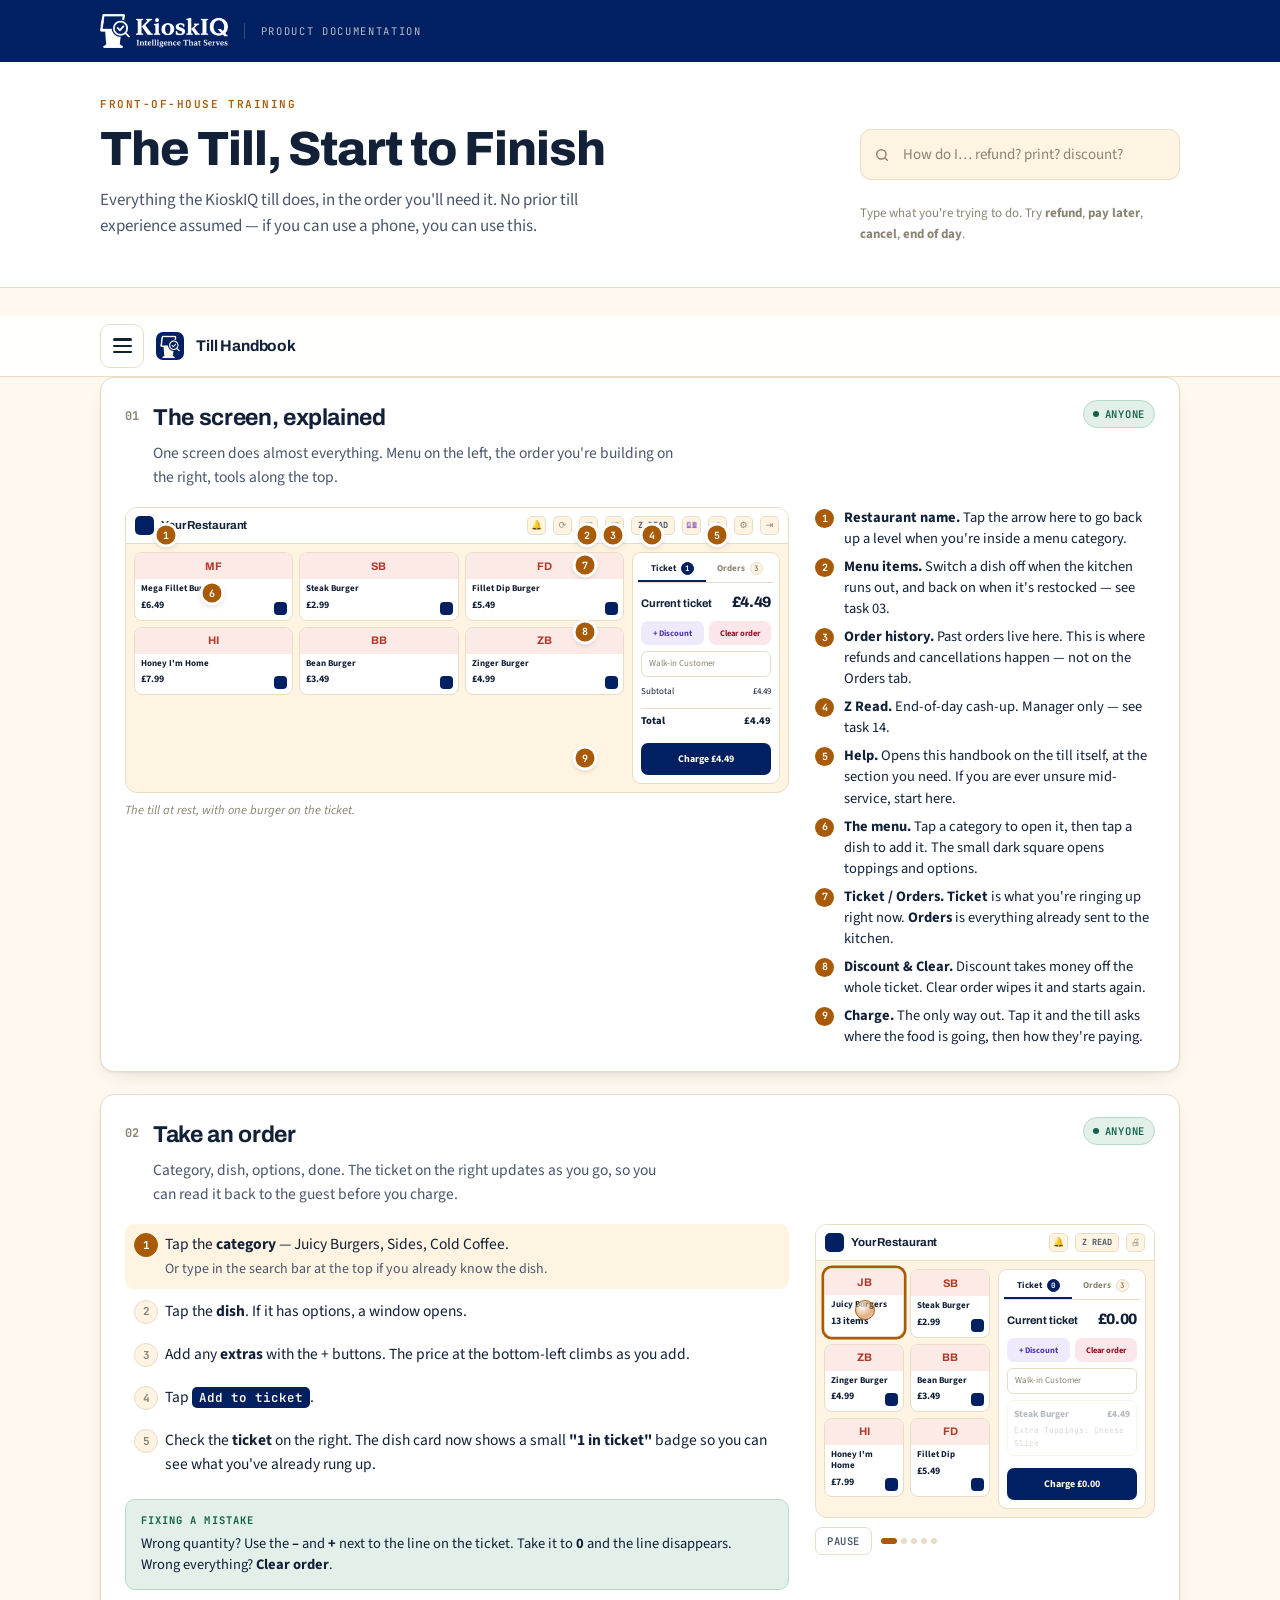
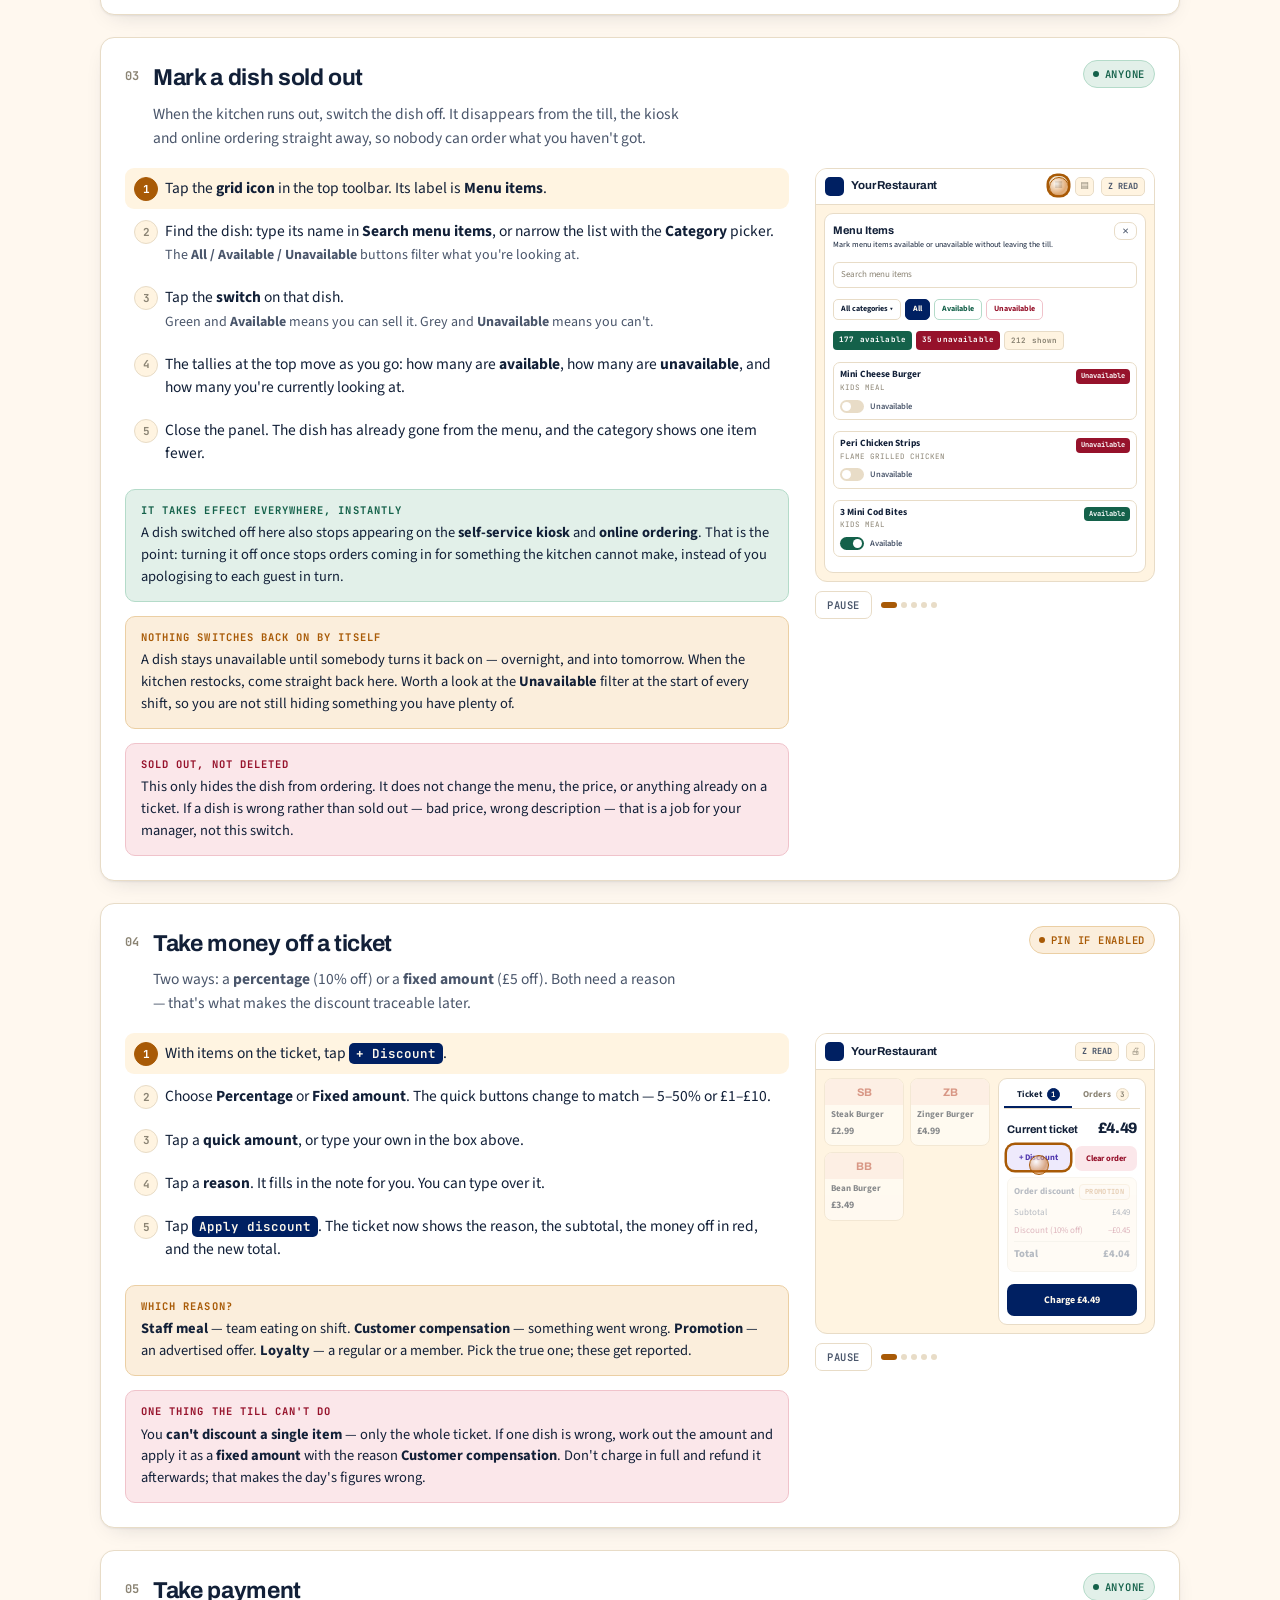
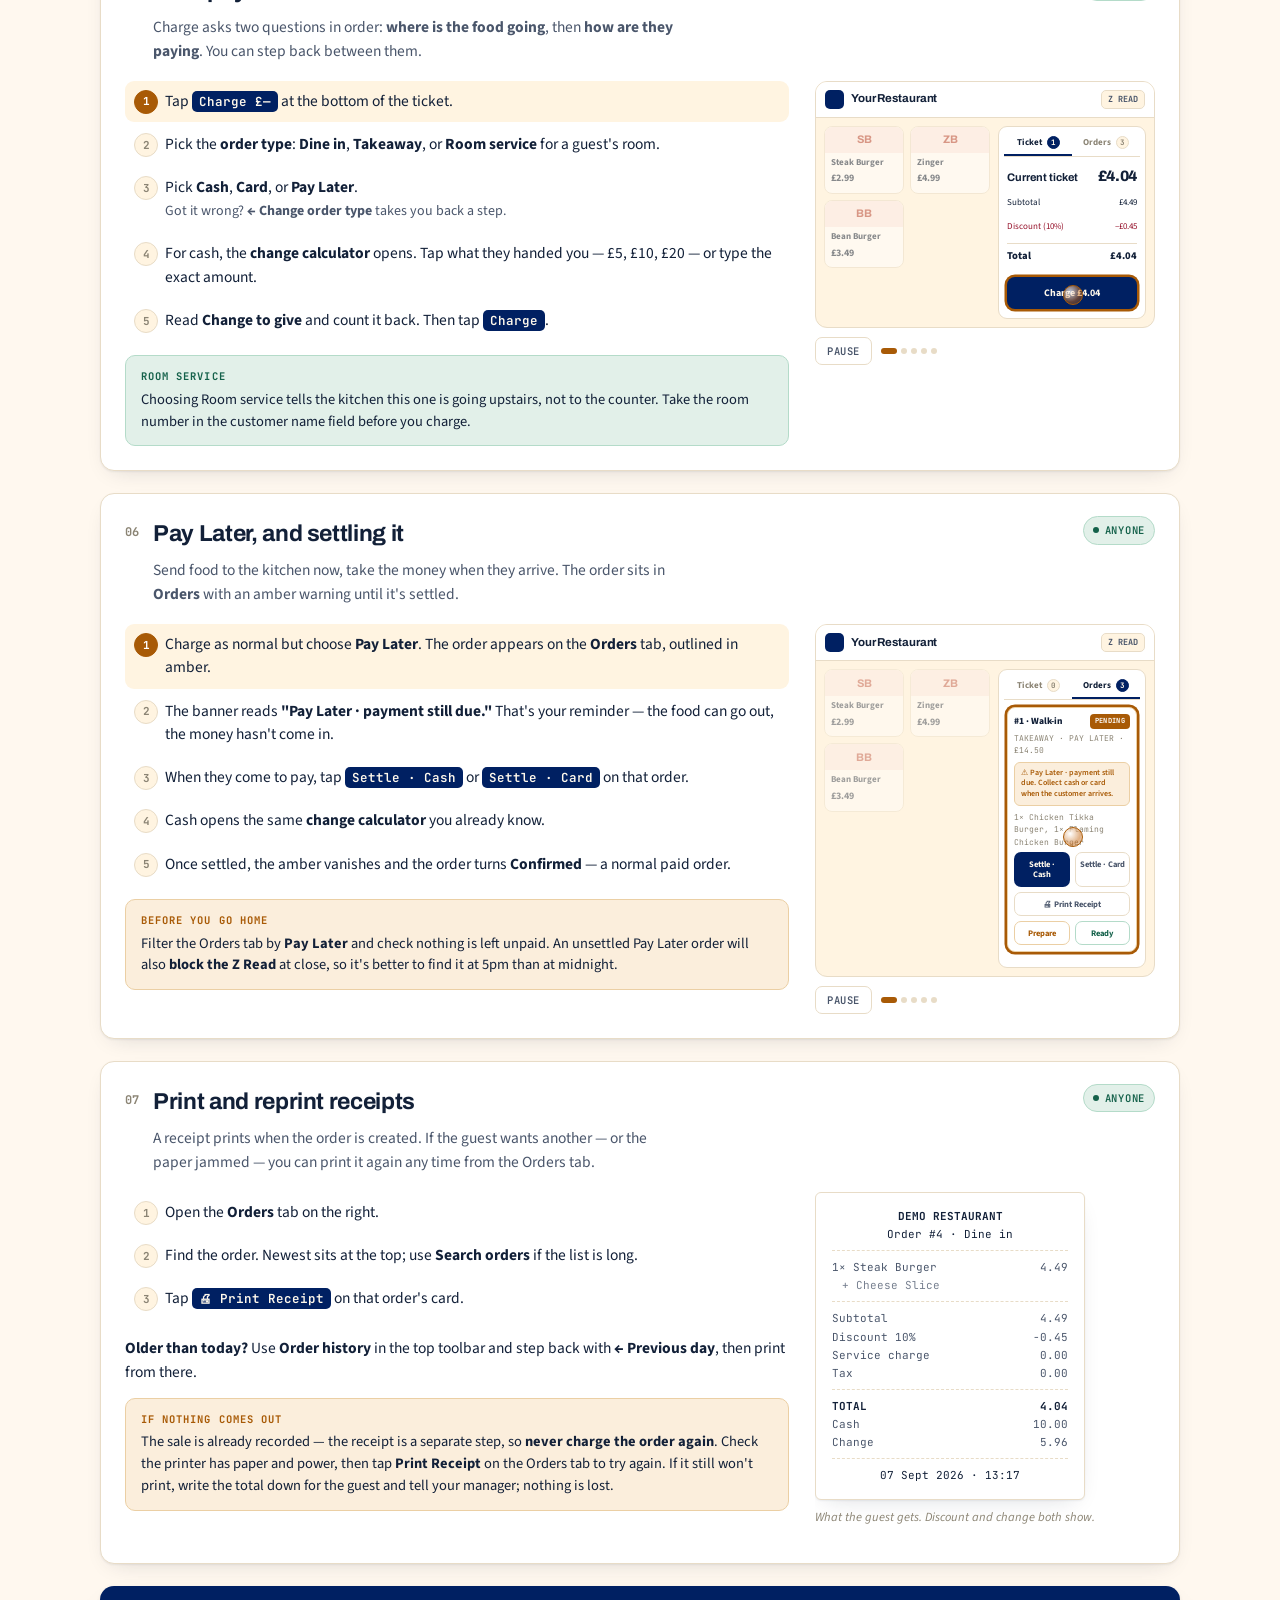
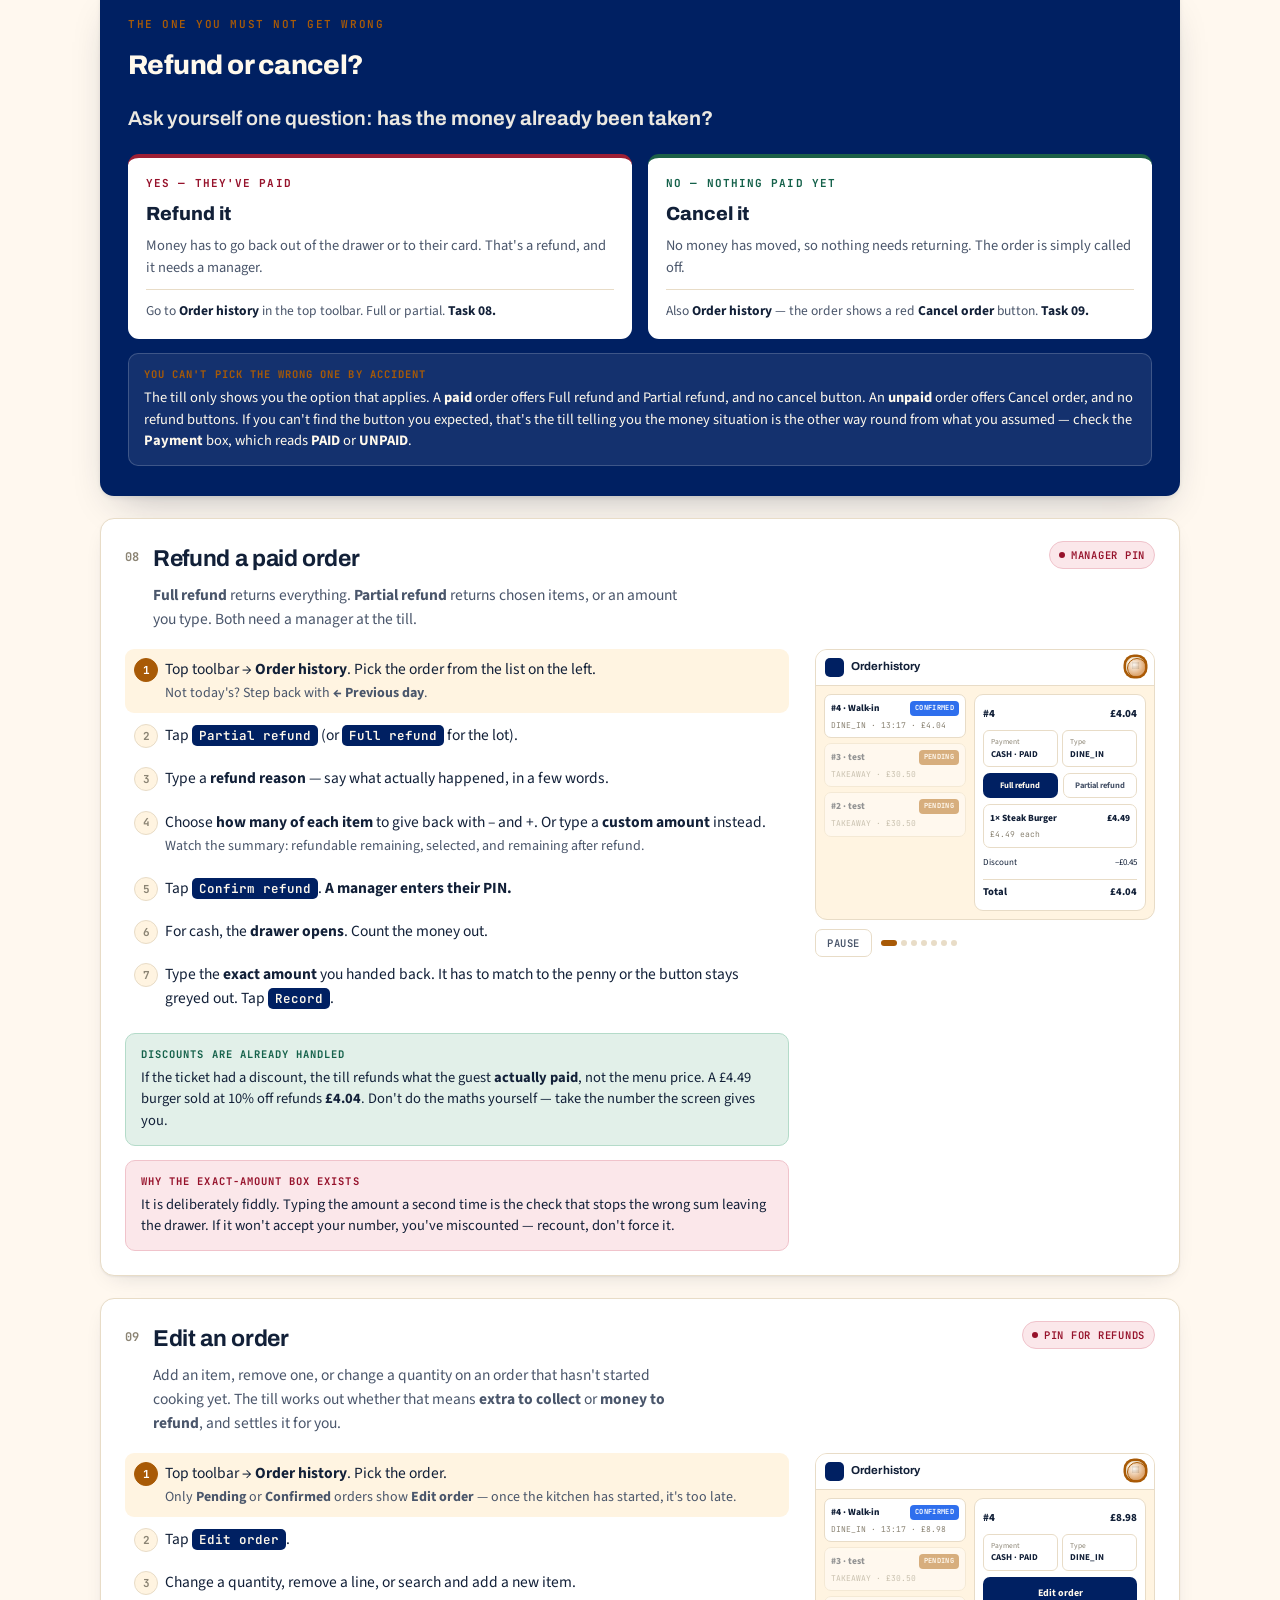
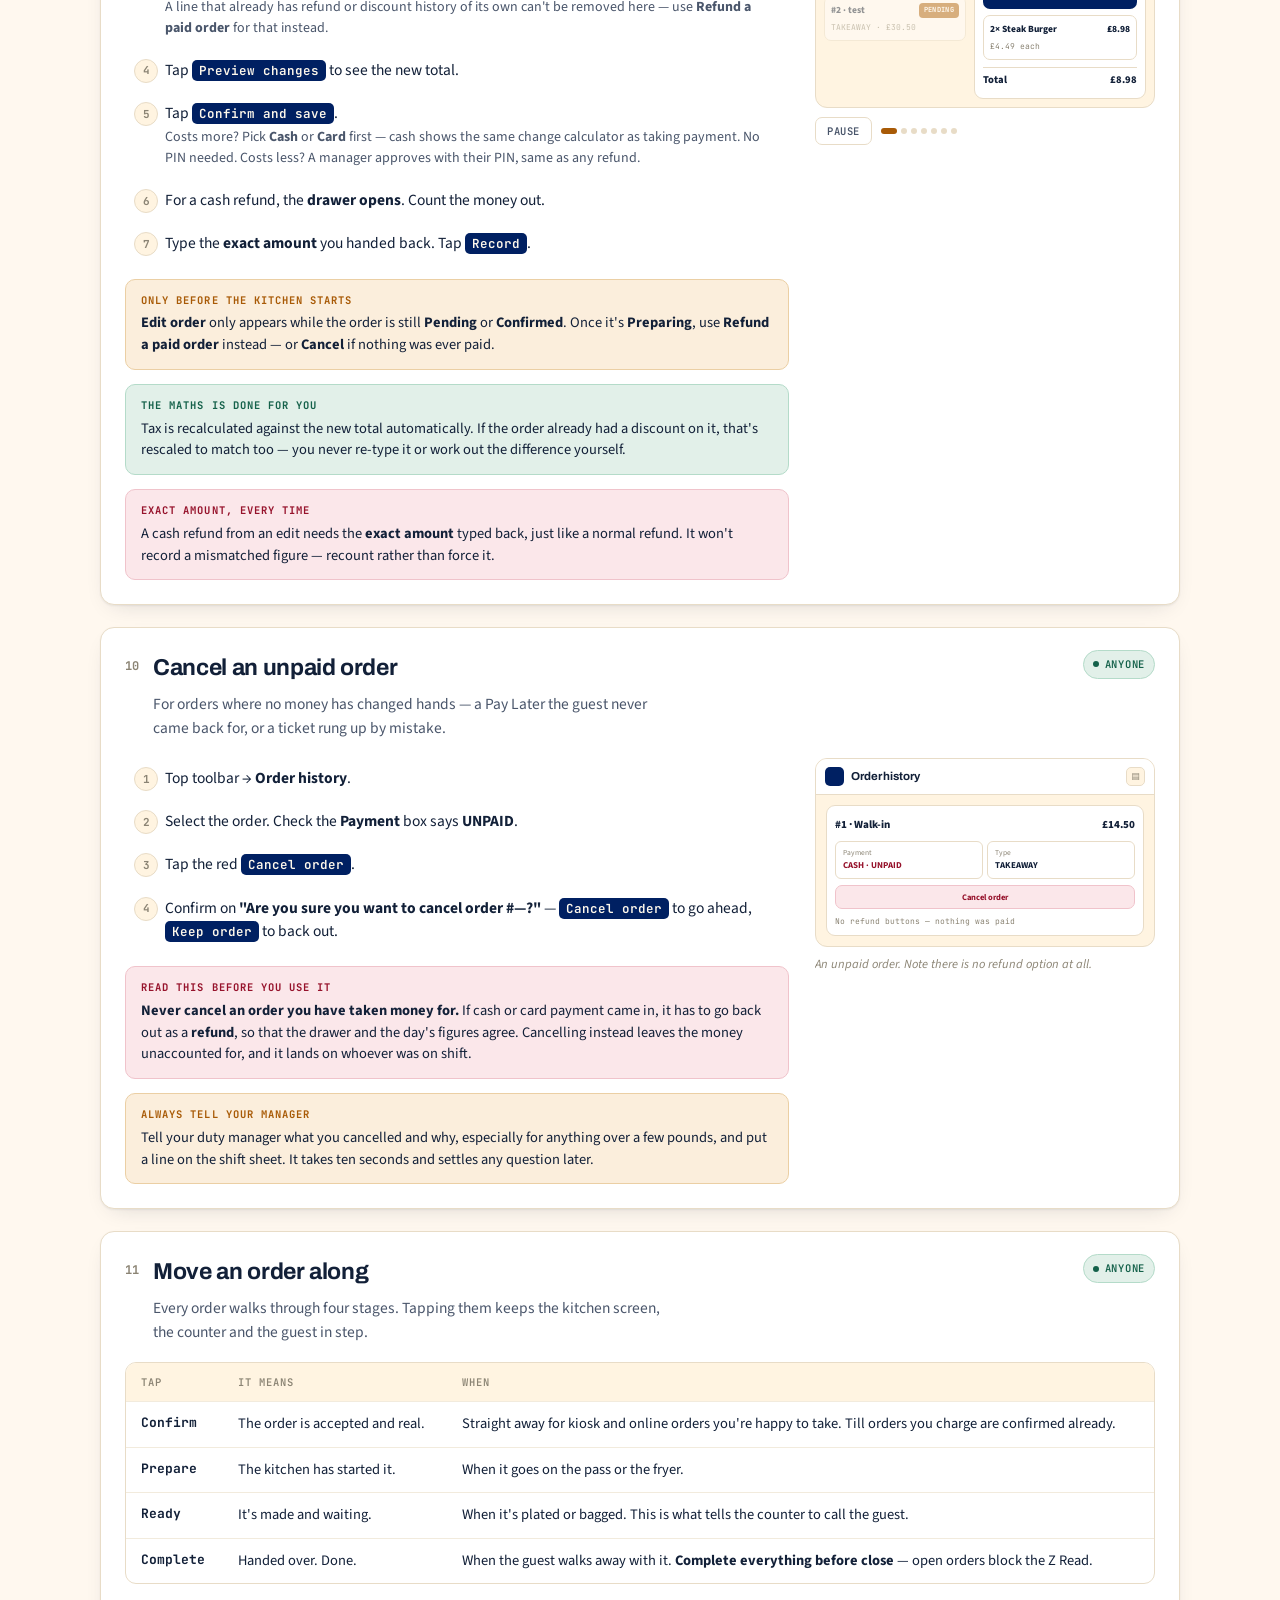
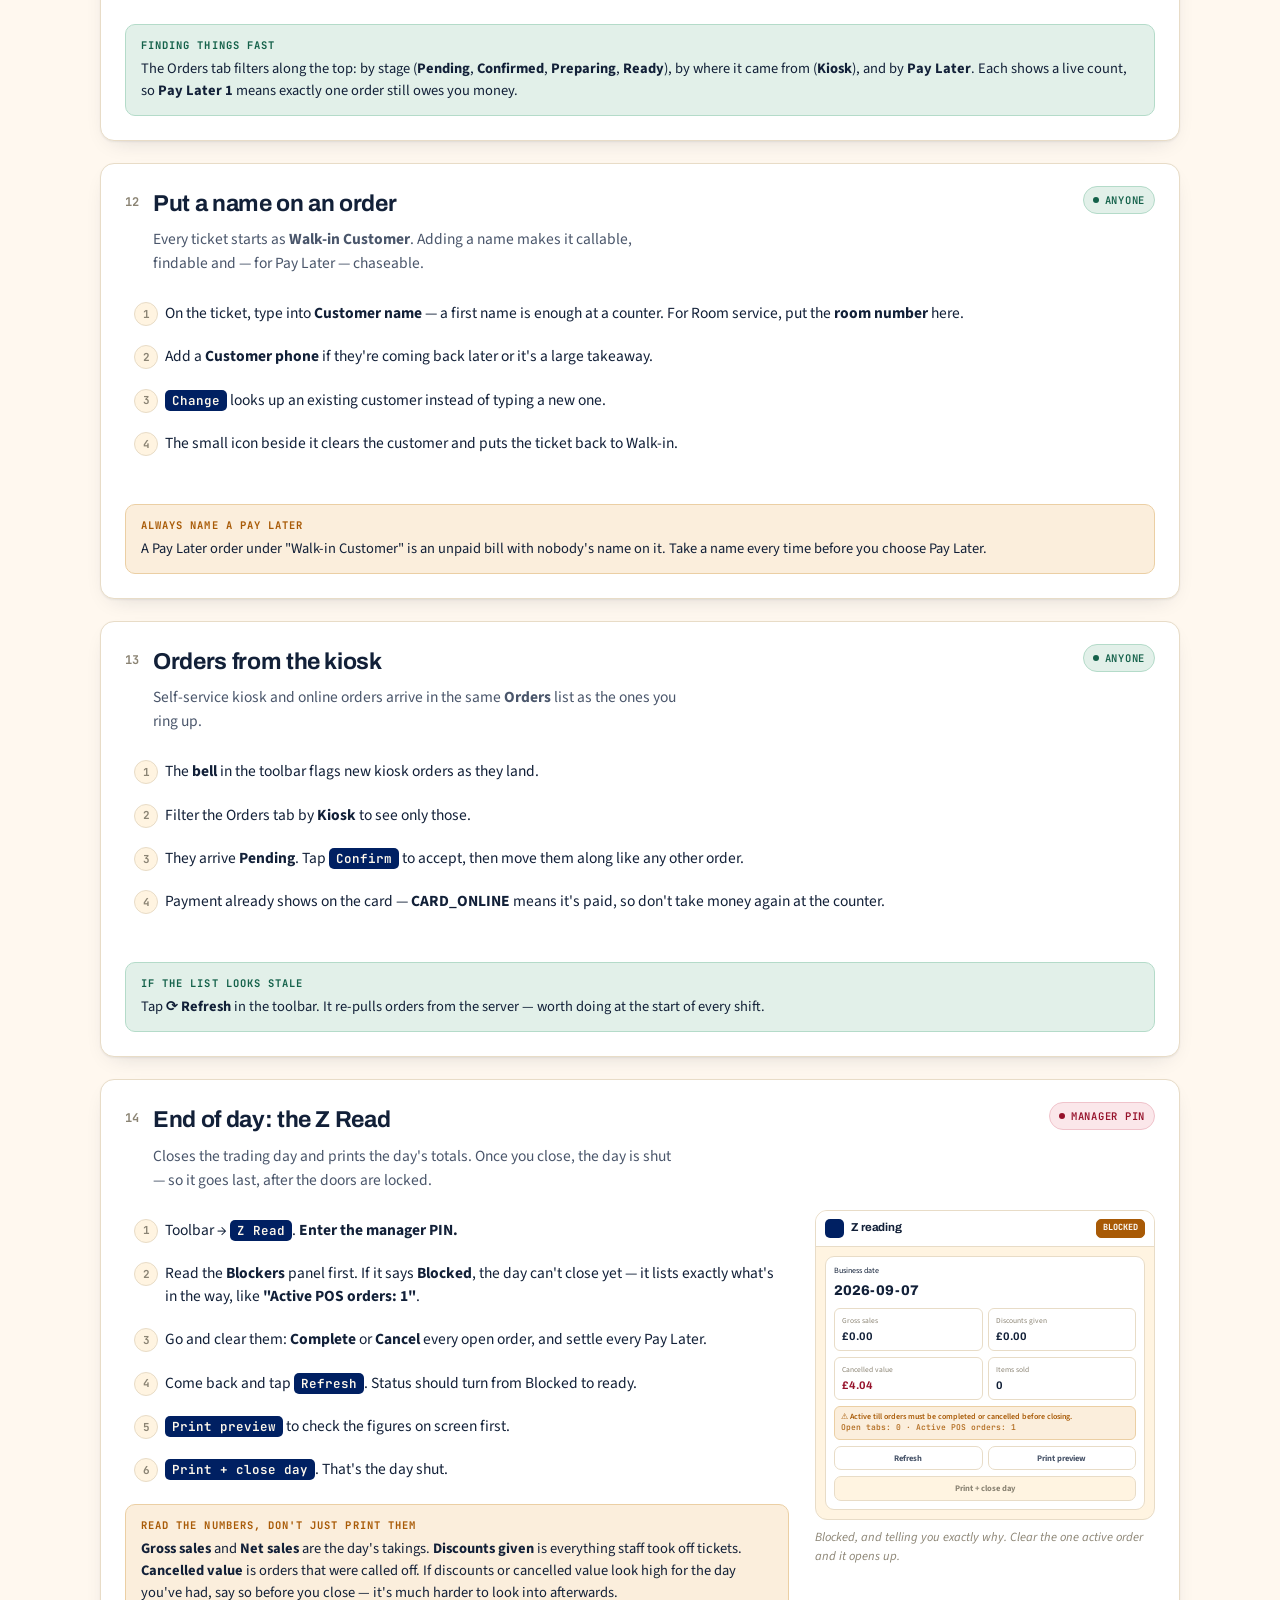
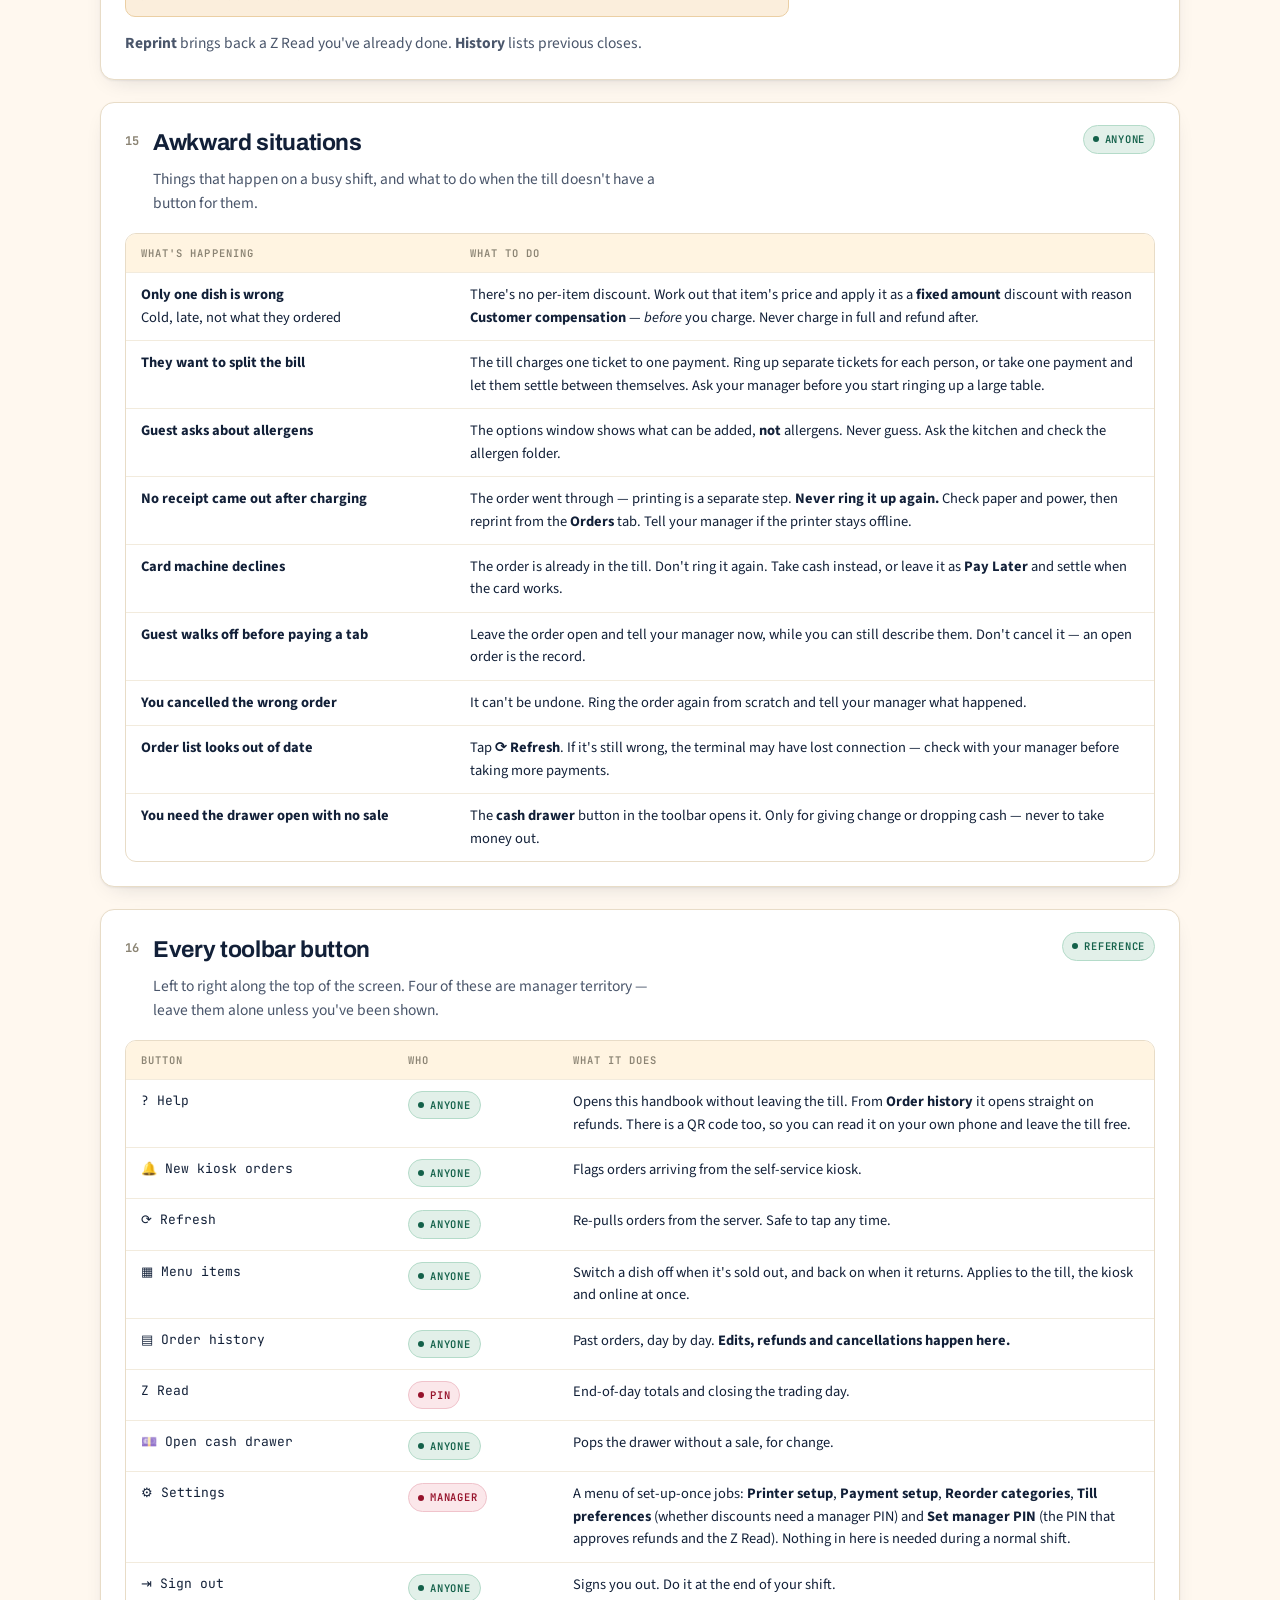
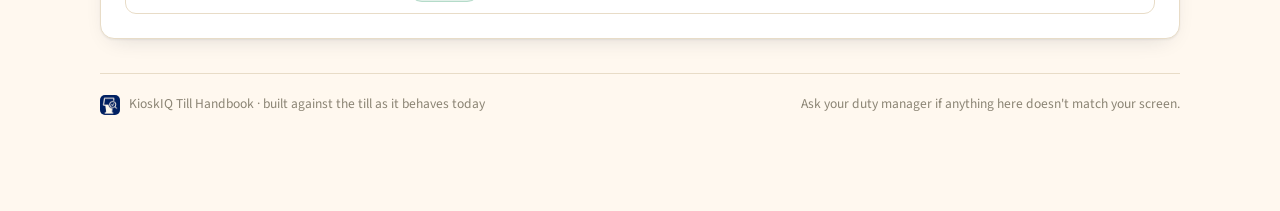
<file: site/guides/till/index.html>
<!doctype html>
<html lang="en-GB">
<head>
<meta charset="utf-8">
<meta name="viewport" content="width=device-width, initial-scale=1">
<link rel="icon" href="[data-uri]">
<meta name="description" content="Step-by-step training guide for the KioskIQ till: taking orders, discounts, Pay Later, refunds, cancellations and end-of-day.">
<meta name="robots" content="index,follow">
<meta property="og:title" content="KioskIQ Till Handbook">
<meta property="og:description" content="Step-by-step training guide for the KioskIQ till: taking orders, discounts, Pay Later, refunds, cancellations and end-of-day.">
<meta property="og:type" content="article">
<style>
  :root{color-scheme:light dark}
  *{box-sizing:border-box}
  html,body{margin:0;padding:0}
  body{font:14px system-ui,-apple-system,"Segoe UI",sans-serif}
  img{max-width:100%}
  [hidden]{display:none!important}
</style>
</head>
<body>
<title>KioskIQ Till Handbook</title>
<link rel="preconnect" href="https://fonts.googleapis.com">
<link rel="preconnect" href="https://fonts.gstatic.com" crossorigin>
<link rel="stylesheet" href="https://fonts.googleapis.com/css2?family=Archivo:wght@500;600;700;800&family=Source+Sans+3:ital,wght@0,400;0,600;0,700;1,400&family=JetBrains+Mono:wght@400;600;700&display=swap">

<style>
/* ---------- tokens: light is the base, both dark paths override ---------- */
:root{
  /* KioskIQ brand constants - these never flip with the theme, because the
     logo artwork is cream on navy and has to stay legible on both. */
  --brand:#002062;
  --brand-ink:#FFF9EC;

  --paper:#FFF8EF;
  --card:#ffffff;
  --card-2:#FFF4E1;
  --ink:#122038;
  --ink-2:#4a566b;
  --ink-3:#8b8474;
  --line:#e8dcc7;
  --line-2:#f2ebdd;
  --navy:#002062;
  --navy-ink:#FFF9EC;
  --amber:#a85a06;
  --amber-bg:#fbeedc;
  --amber-line:#ebcfa4;
  --claret:#96122b;
  --claret-bg:#fbe7ea;
  --claret-line:#f0c3cb;
  --sage:#14614a;
  --sage-bg:#e2f0e9;
  --sage-line:#b4dbc9;
  --lilac:#4f36ad;
  --lilac-bg:#eeeafc;
  --shadow:0 1px 2px rgba(18,32,56,.06),0 8px 24px -12px rgba(18,32,56,.20);
  --shadow-lift:0 2px 4px rgba(18,32,56,.08),0 18px 40px -18px rgba(18,32,56,.32);
  --radius:14px;
  --tile:#fceae7;
  --tile-ink:#b23a2b;
}
@media (prefers-color-scheme:dark){
  :root:not([data-theme="light"]){
    --paper:#070c1a;
    --card:#0f1830;
    --card-2:#16203c;
    --ink:#eaedf5;
    --ink-2:#a6b2c9;
    --ink-3:#7c88a0;
    --line:#22304f;
    --line-2:#1b2743;
    --navy:#b9ccf2;
    --navy-ink:#04102b;
    --amber:#e7a052;
    --amber-bg:#2b1d0d;
    --amber-line:#513715;
    --claret:#f08aa0;
    --claret-bg:#2c121a;
    --claret-line:#552431;
    --sage:#5fc79c;
    --sage-bg:#0d2620;
    --sage-line:#1d4936;
    --lilac:#b9a6f5;
    --lilac-bg:#1d1a35;
    --shadow:0 1px 2px rgba(0,0,0,.5),0 8px 24px -12px rgba(0,0,0,.7);
    --shadow-lift:0 2px 4px rgba(0,0,0,.5),0 18px 40px -18px rgba(0,0,0,.8);
    --tile:#2a1c1e;
    --tile-ink:#e38c80;
  }
}
:root[data-theme="dark"]{
  --paper:#070c1a;
  --card:#0f1830;
  --card-2:#16203c;
  --ink:#eaedf5;
  --ink-2:#a6b2c9;
  --ink-3:#7c88a0;
  --line:#22304f;
  --line-2:#1b2743;
  --navy:#b9ccf2;
  --navy-ink:#04102b;
  --amber:#e7a052;
  --amber-bg:#2b1d0d;
  --amber-line:#513715;
  --claret:#f08aa0;
  --claret-bg:#2c121a;
  --claret-line:#552431;
  --sage:#5fc79c;
  --sage-bg:#0d2620;
  --sage-line:#1d4936;
  --lilac:#b9a6f5;
  --lilac-bg:#1d1a35;
  --shadow:0 1px 2px rgba(0,0,0,.5),0 8px 24px -12px rgba(0,0,0,.7);
  --shadow-lift:0 2px 4px rgba(0,0,0,.5),0 18px 40px -18px rgba(0,0,0,.8);
  --tile:#2a1c1e;
  --tile-ink:#e38c80;
}

*{box-sizing:border-box}
body{
  margin:0;
  background:var(--paper);
  color:var(--ink);
  font-family:"Source Sans 3",ui-sans-serif,system-ui,-apple-system,"Segoe UI",sans-serif;
  font-size:16px;
  line-height:1.55;
  -webkit-font-smoothing:antialiased;
}
h1,h2,h3,h4{font-family:Archivo,"Source Sans 3",ui-sans-serif,system-ui,sans-serif;text-wrap:balance;margin:0}
a{color:inherit}
:focus-visible{outline:2.5px solid var(--amber);outline-offset:2px;border-radius:4px}

.wrap{max-width:1120px;margin:0 auto;padding:0 20px 96px}

/* ---------- masthead ---------- */
/* Brand strip. The logo artwork is cream on transparent, so it always sits
   on the fixed brand navy rather than a themed surface. */
.brandbar{background:var(--brand);color:var(--brand-ink)}
.brandbar-in{
  max-width:1120px;margin:0 auto;padding:14px 20px;
  display:flex;align-items:center;gap:16px;flex-wrap:wrap;
}
.brand-logo{height:34px;width:auto;display:block;flex:0 0 auto}
.brandbar-tag{
  font-family:"JetBrains Mono",ui-monospace,monospace;
  font-size:10.5px;letter-spacing:.16em;text-transform:uppercase;
  opacity:.72;padding-left:16px;border-left:1px solid rgba(255,249,236,.28);
}
@media (max-width:560px){
  .brand-logo{height:27px}
  .brandbar-tag{padding-left:0;border-left:0;font-size:9.5px;letter-spacing:.13em}
  .brandbar-in{gap:10px;padding:12px 14px}
}

.mast{
  border-bottom:1px solid var(--line);
  background:var(--card);
  padding:34px 0 30px;
  margin-bottom:28px;
}
.mast-in{max-width:1120px;margin:0 auto;padding:0 20px;display:flex;gap:28px;align-items:flex-end;flex-wrap:wrap}
.mast-l{flex:1 1 420px;min-width:280px}
.eyebrow{
  font-family:"JetBrains Mono",ui-monospace,monospace;
  font-size:11px;letter-spacing:.14em;text-transform:uppercase;
  color:var(--amber);font-weight:600;margin-bottom:12px;
}
h1{font-size:clamp(32px,5vw,48px);font-weight:800;letter-spacing:-.022em;line-height:1.04}
.mast-sub{color:var(--ink-2);font-size:17px;max-width:60ch;margin-top:12px}
.mast-r{flex:0 1 320px;display:flex;flex-direction:column;gap:10px}

.searchbox{position:relative}
.searchbox input{
  width:100%;padding:13px 15px 13px 42px;font:inherit;font-size:15px;
  border:1.5px solid var(--line);border-radius:11px;background:var(--card-2);color:var(--ink);
}
.searchbox input::placeholder{color:var(--ink-3)}
.searchbox svg{position:absolute;left:14px;top:50%;transform:translateY(-50%);color:var(--ink-3)}
.hint{font-size:13px;color:var(--ink-3)}

/* ---------- layout ---------- */
/* The index is a drawer at every width, so it is out of flow and the guide
   is a single column. grid items default to min-width:auto, which lets wide
   content (the reference tables) push a track past the viewport instead of
   scrolling inside its own container; minmax(0,…) plus min-width:0 is what
   actually holds the page to the screen. */
.cols{display:grid;grid-template-columns:minmax(0,1fr);align-items:start}
.cols>*{min-width:0}

/* One navigation model at every width: a sticky bar with a burger that opens
   the task list as a drawer. The index is then reachable from any scroll
   position on a phone and on a counter terminal alike, and the guide itself
   gets the full column instead of sharing it with a permanent sidebar. */
.topbar{
  display:flex;align-items:center;
  position:sticky;top:0;z-index:60;
  background:color-mix(in srgb,var(--card) 92%,transparent);
  -webkit-backdrop-filter:blur(10px);backdrop-filter:blur(10px);
  border-bottom:1px solid var(--line);
}
.topbar-in{
  display:flex;align-items:center;gap:12px;
  width:100%;max-width:1120px;margin:0 auto;
  padding:8px 20px;min-height:56px;
}
.burger{
  flex:0 0 auto;width:44px;height:44px;border-radius:10px;cursor:pointer;
  background:var(--card);border:1px solid var(--line);color:var(--ink);
  display:grid;place-content:center;gap:4px;padding:0;
  transition:border-color .18s ease,color .18s ease;
}
.burger:hover{border-color:var(--amber);color:var(--amber)}
.burger span{
  display:block;width:19px;height:2.2px;border-radius:2px;background:currentColor;
  transition:transform .24s ease,opacity .18s ease;
}
body.nav-open .burger span:nth-child(1){transform:translateY(6.2px) rotate(45deg)}
body.nav-open .burger span:nth-child(2){opacity:0}
body.nav-open .burger span:nth-child(3){transform:translateY(-6.2px) rotate(-45deg)}
.topbar-mark{width:28px;height:28px;border-radius:7px;flex:0 0 auto;display:block}
.topbar-title{
  font-family:Archivo,sans-serif;font-weight:700;font-size:15.5px;
  letter-spacing:-.01em;white-space:nowrap;overflow:hidden;text-overflow:ellipsis;
}

.scrim{
  position:fixed;inset:0;z-index:65;
  background:rgba(4,10,26,.5);opacity:0;pointer-events:none;
  transition:opacity .26s ease;
}
body.nav-open .scrim{opacity:1;pointer-events:auto}
body.nav-open{overflow:hidden}

.rail{
  position:fixed;top:0;left:0;bottom:0;width:min(318px,86vw);
  z-index:70;overflow-y:auto;-webkit-overflow-scrolling:touch;
  background:var(--card);border-right:1px solid var(--line);
  box-shadow:var(--shadow-lift);
  padding:0 16px 26px;
  transform:translateX(-103%);
  transition:transform .26s cubic-bezier(.3,.8,.3,1);
  visibility:hidden;
}
body.nav-open .rail{transform:none;visibility:visible}
.drawer-top{
  display:flex;align-items:center;justify-content:space-between;gap:10px;
  position:sticky;top:0;background:var(--card);z-index:1;
  padding:16px 0 12px;margin-bottom:2px;border-bottom:1px solid var(--line);
}
.drawer-title{font-family:Archivo,sans-serif;font-weight:700;font-size:16px}
.drawer-close{
  width:38px;height:38px;border-radius:9px;cursor:pointer;flex:0 0 auto;
  background:var(--card-2);border:1px solid var(--line);color:var(--ink-2);
  font-size:19px;line-height:1;display:grid;place-content:center;padding:0;
}
.drawer-close:hover{border-color:var(--amber);color:var(--amber)}
.rail h4{margin-top:16px}
.rail a{min-height:44px;align-items:center;font-size:15.5px}

@media (max-width:560px){
  .topbar-in{padding:8px 14px}
}
@media (prefers-reduced-motion:reduce){
  .rail,.scrim,.burger span{transition:none}
}
.rail h4{
  font-family:"JetBrains Mono",ui-monospace,monospace;font-size:10.5px;letter-spacing:.14em;
  text-transform:uppercase;color:var(--ink-3);font-weight:600;margin:0 0 10px 2px;
}
.rail ol{list-style:none;margin:0 0 22px;padding:0;display:flex;flex-direction:column;gap:1px}
.rail a{
  display:flex;gap:9px;align-items:baseline;text-decoration:none;color:var(--ink-2);
  font-size:14.5px;padding:6px 9px;border-radius:7px;line-height:1.35;
}
.rail a:hover{background:var(--card);color:var(--ink)}
.rail a .n{
  font-family:"JetBrains Mono",monospace;font-size:11px;color:var(--ink-3);
  font-weight:600;flex:0 0 16px;
}

/* ---------- cards ---------- */
.task{
  background:var(--card);border:1px solid var(--line);border-radius:var(--radius);
  box-shadow:var(--shadow);margin-bottom:22px;overflow:hidden;scroll-margin-top:18px;
}
.task.hide{display:none}
.task-h{padding:22px 24px 0;display:flex;gap:14px;align-items:flex-start;flex-wrap:wrap}
.task-n{
  font-family:"JetBrains Mono",monospace;font-size:12px;font-weight:700;color:var(--ink-3);
  padding-top:7px;flex:0 0 auto;
}
.task-t{flex:1 1 260px;min-width:0}
.task-t h2{font-size:23px;font-weight:700;letter-spacing:-.015em}
.task-t p{margin:6px 0 0;color:var(--ink-2);font-size:15.5px;max-width:66ch}
.task-body{padding:18px 24px 24px;display:grid;grid-template-columns:minmax(0,1fr) minmax(0,340px);gap:26px;align-items:start}
.task-body>*{min-width:0}
@media (max-width:820px){.task-body{grid-template-columns:minmax(0,1fr)}}
.task-body.solo{grid-template-columns:minmax(0,1fr)}

.chip{
  display:inline-flex;align-items:center;gap:6px;font-family:"JetBrains Mono",monospace;
  font-size:10.5px;font-weight:600;letter-spacing:.07em;text-transform:uppercase;
  padding:5px 9px;border-radius:999px;border:1px solid;white-space:nowrap;
}
.chip.anyone{color:var(--sage);background:var(--sage-bg);border-color:var(--sage-line)}
.chip.mgr{color:var(--claret);background:var(--claret-bg);border-color:var(--claret-line)}
.chip.setting{color:var(--amber);background:var(--amber-bg);border-color:var(--amber-line)}
.chip .dot{width:6px;height:6px;border-radius:50%;background:currentColor}

/* ---------- step lists ---------- */
ol.steps{list-style:none;counter-reset:s;margin:0;padding:0;display:flex;flex-direction:column;gap:2px}
ol.steps li{
  counter-increment:s;position:relative;padding:9px 12px 9px 40px;border-radius:9px;
  font-size:15.5px;line-height:1.5;transition:background .3s ease;
}
ol.steps li::before{
  content:counter(s);position:absolute;left:9px;top:9px;
  width:22px;height:22px;border-radius:50%;
  display:grid;place-items:center;
  font-family:"JetBrains Mono",monospace;font-size:11px;font-weight:700;
  background:var(--card-2);color:var(--ink-3);border:1px solid var(--line);
  transition:background .3s ease,color .3s ease,border-color .3s ease;
}
ol.steps li.on{background:var(--card-2)}
ol.steps li.on::before{background:var(--amber);color:#fff;border-color:var(--amber)}
:root[data-theme="dark"] ol.steps li.on::before{color:#1a1206}
@media (prefers-color-scheme:dark){:root:not([data-theme="light"]) ol.steps li.on::before{color:#1a1206}}
ol.steps b{font-weight:700}
ol.steps kbd{
  font-family:"JetBrains Mono",monospace;font-size:12.5px;font-weight:600;
  background:var(--navy);color:var(--navy-ink);padding:2px 7px;border-radius:5px;
  white-space:nowrap;
}
ol.steps .said{color:var(--ink-2);font-size:14px;display:block;margin-top:2px}

/* ---------- callout ---------- */
.note{
  border-radius:10px;padding:13px 15px;font-size:14.5px;line-height:1.5;
  border:1px solid;margin-top:14px;
}
.note b{font-weight:700}
.note.warn{background:var(--amber-bg);border-color:var(--amber-line);color:var(--ink)}
.note.stop{background:var(--claret-bg);border-color:var(--claret-line);color:var(--ink)}
.note.good{background:var(--sage-bg);border-color:var(--sage-line);color:var(--ink)}
.note .lbl{
  font-family:"JetBrains Mono",monospace;font-size:10.5px;letter-spacing:.1em;
  text-transform:uppercase;font-weight:700;display:block;margin-bottom:4px;
}
.note.warn .lbl{color:var(--amber)}
.note.stop .lbl{color:var(--claret)}
.note.good .lbl{color:var(--sage)}

/* ================= TILL RECREATION ================= */
.till{
  --til-line:var(--line);
  border:1px solid var(--line);border-radius:12px;background:var(--card-2);
  overflow:hidden;position:relative;font-size:12px;user-select:none;
}
.till-bar{
  display:flex;align-items:center;gap:7px;padding:8px 9px;
  background:var(--card);border-bottom:1px solid var(--line);
}
.logo{width:19px;height:19px;border-radius:5px;background:var(--navy);flex:0 0 auto}
.till-bar .nm{font-family:Archivo,sans-serif;font-weight:700;font-size:11.5px;letter-spacing:-.01em}
.till-bar .sp{flex:1}
.ic{
  width:19px;height:19px;border-radius:5px;background:var(--card-2);
  border:1px solid var(--line);flex:0 0 auto;display:grid;place-items:center;
  font-size:9px;color:var(--ink-3);position:relative;
}
.ic.txt{width:auto;padding:0 6px;font-family:"JetBrains Mono",monospace;font-size:8.5px;font-weight:700;color:var(--ink-2)}

.till-body{display:grid;grid-template-columns:1fr 148px;gap:8px;padding:8px;min-height:190px}
.till-body.wide{grid-template-columns:1fr 172px}
.menu{display:grid;grid-template-columns:repeat(3,1fr);gap:6px;align-content:start}
.till[data-flow] .menu{grid-template-columns:repeat(2,1fr)}
.mi{
  background:var(--card);border:1px solid var(--line);border-radius:8px;overflow:hidden;position:relative;
}
.mi .th{height:26px;background:var(--tile);display:grid;place-items:center;
  font-family:Archivo,serif;font-weight:700;font-size:11px;color:var(--tile-ink)}
.mi .mb{padding:5px 6px 6px}
.mi .mn{font-weight:700;font-size:9px;line-height:1.2}
.mi .mp{font-weight:700;font-size:10px;margin-top:3px}
.mi .cust{position:absolute;right:5px;bottom:5px;width:13px;height:13px;border-radius:4px;background:var(--navy)}
.mi .badge{
  position:absolute;top:-6px;right:-4px;background:var(--navy);color:var(--navy-ink);
  font-family:"JetBrains Mono",monospace;font-size:7.5px;font-weight:700;
  padding:2px 5px;border-radius:5px;opacity:0;transform:scale(.7);
  transition:opacity .3s,transform .3s;
}

.panel{background:var(--card);border:1px solid var(--line);border-radius:9px;padding:8px;display:flex;flex-direction:column;gap:6px;min-width:0}
.tabs{display:flex;gap:0;border-bottom:1px solid var(--line);margin:-3px -3px 2px}
.tabs div{flex:1;text-align:center;padding:4px 0 6px;font-size:9px;font-weight:700;color:var(--ink-3)}
.tabs div.on{color:var(--ink);box-shadow:inset 0 -2px 0 var(--navy)}
.tabs .cnt{
  display:inline-grid;place-items:center;min-width:13px;height:13px;padding:0 3px;border-radius:999px;
  background:var(--card-2);border:1px solid var(--line);font-family:"JetBrains Mono",monospace;font-size:7.5px;margin-left:3px;
}
.tabs .cnt.dark{background:var(--navy);color:var(--navy-ink);border-color:var(--navy)}
.ttl{display:flex;justify-content:space-between;align-items:baseline}
.ttl .a{font-family:Archivo,sans-serif;font-weight:700;font-size:11px}
.ttl .b{font-family:Archivo,sans-serif;font-weight:800;font-size:15px;letter-spacing:-.02em}
.duo{display:grid;grid-template-columns:1fr 1fr;gap:5px}
.btn{
  border-radius:7px;padding:6px 4px;text-align:center;font-size:8.5px;font-weight:700;
  border:1px solid transparent;line-height:1.2;
}
.btn.disc{background:var(--lilac-bg);color:var(--lilac)}
.btn.clr{background:var(--claret-bg);color:var(--claret)}
.btn.ghost{background:var(--card);border-color:var(--line);color:var(--ink-2)}
.btn.navy{background:var(--navy);color:var(--navy-ink)}
.btn.dim{background:var(--card-2);color:var(--ink-3);border-color:var(--line)}
.btn.grn{background:var(--card);border-color:var(--sage-line);color:var(--sage)}
.btn.amb{background:var(--card);border-color:var(--amber-line);color:var(--amber)}
.btn.big{padding:9px 4px;font-size:10px}
.row{display:flex;justify-content:space-between;font-size:9px;padding:2px 0}
.row.tot{font-weight:800;font-size:10.5px;border-top:1px solid var(--line);padding-top:4px;margin-top:1px}
.row.neg{color:var(--claret)}
.field{border:1px solid var(--line);border-radius:6px;padding:5px 7px;font-size:9px;color:var(--ink-3);background:var(--card)}
.ordbox{border:1px solid var(--line);border-radius:7px;padding:6px;font-size:9px;background:var(--card)}
.ordbox .oh{display:flex;justify-content:space-between;align-items:center;gap:4px;margin-bottom:3px}
.ordbox .oid{font-weight:800;font-size:9.5px}
.ordbox .om{color:var(--ink-3);font-size:8px;font-family:"JetBrains Mono",monospace}
.pill{
  font-family:"JetBrains Mono",monospace;font-size:7px;font-weight:700;letter-spacing:.05em;
  padding:2px 5px;border-radius:4px;text-transform:uppercase;
}
.pill.pend{background:var(--amber);color:#fff}
.pill.conf{background:#2f6fed;color:#fff}
.pill.canc{background:var(--claret);color:#fff}
:root[data-theme="dark"] .pill.pend{color:#1a1206}
@media (prefers-color-scheme:dark){:root:not([data-theme="light"]) .pill.pend{color:#1a1206}}
:root[data-theme="dark"] .pill.canc{color:#2a0a11}
@media (prefers-color-scheme:dark){:root:not([data-theme="light"]) .pill.canc{color:#2a0a11}}
.paylater{
  background:var(--amber-bg);border:1px solid var(--amber-line);border-radius:6px;
  padding:5px 6px;font-size:8px;color:var(--amber);font-weight:600;line-height:1.35;
}
.discbox{background:var(--card-2);border:1px solid var(--line);border-radius:7px;padding:6px}
/* availability panel mock */
.avhead{display:flex;justify-content:space-between;align-items:flex-start;gap:6px;margin-bottom:5px}
.avfilters{display:flex;gap:4px;margin:5px 0}
.avfilters span{border:1px solid var(--line);border-radius:5px;padding:3px 7px;font-size:8px;font-weight:700;background:var(--card)}
.avfilters span.on{background:var(--navy);color:var(--navy-ink);border-color:var(--navy)}
.avfilters span.ok{color:var(--sage);border-color:var(--sage-line)}
.avfilters span.no{color:var(--claret);border-color:var(--claret-line)}
.avcounts{display:flex;gap:4px;margin-bottom:6px}
.avcounts b{
  font-family:"JetBrains Mono",ui-monospace,monospace;font-size:7.5px;font-weight:700;
  padding:3px 6px;border-radius:4px;letter-spacing:.02em;
}
.avcounts .c-ok{background:var(--sage);color:#fff}
.avcounts .c-no{background:var(--claret);color:#fff}
.avcounts .c-all{background:var(--card-2);color:var(--ink-3);border:1px solid var(--line)}
:root[data-theme="dark"] .avcounts .c-ok{color:#06211a}
@media (prefers-color-scheme:dark){:root:not([data-theme="light"]) .avcounts .c-ok{color:#06211a}}
:root[data-theme="dark"] .avcounts .c-no{color:#2a0a11}
@media (prefers-color-scheme:dark){:root:not([data-theme="light"]) .avcounts .c-no{color:#2a0a11}}
.avrow{border:1px solid var(--line);border-radius:7px;padding:6px;background:var(--card);margin-bottom:5px}
.avrow .avtop{display:flex;justify-content:space-between;align-items:flex-start;gap:5px}
.avrow .avname{font-weight:700;font-size:9.5px;line-height:1.25}
.avrow .avcat{font-family:"JetBrains Mono",ui-monospace,monospace;font-size:7.5px;color:var(--ink-3);margin-top:1px}
.badge-av{font-family:"JetBrains Mono",ui-monospace,monospace;font-size:7px;font-weight:700;padding:2px 5px;border-radius:4px;white-space:nowrap}
.badge-av.yes{background:var(--sage);color:#fff}
.badge-av.no{background:var(--claret);color:#fff}
:root[data-theme="dark"] .badge-av.yes{color:#06211a}
@media (prefers-color-scheme:dark){:root:not([data-theme="light"]) .badge-av.yes{color:#06211a}}
:root[data-theme="dark"] .badge-av.no{color:#2a0a11}
@media (prefers-color-scheme:dark){:root:not([data-theme="light"]) .badge-av.no{color:#2a0a11}}
.swline{display:flex;align-items:center;gap:6px;margin-top:6px}
.sw{width:24px;height:13px;border-radius:999px;background:var(--line);position:relative;flex:0 0 auto;transition:background .3s ease}
.sw::after{content:"";position:absolute;top:2px;left:2px;width:9px;height:9px;border-radius:50%;background:var(--card);transition:transform .3s ease}
.sw.on{background:var(--sage)}
.sw.on::after{transform:translateX(11px)}
.swtxt{font-size:8.5px;font-weight:600;color:var(--ink-2)}

/* modal inside till */
.modal{
  position:absolute;inset:0;background:rgba(9,14,24,.42);backdrop-filter:blur(1px);
  display:grid;place-items:center;padding:14px;opacity:0;pointer-events:none;
  transition:opacity .32s ease;z-index:4;
}
.modal.on{opacity:1}
.mbox{
  background:var(--card);border-radius:10px;padding:11px;width:min(230px,100%);
  box-shadow:var(--shadow-lift);border:1px solid var(--line);
  transform:translateY(7px) scale(.97);transition:transform .32s cubic-bezier(.2,.9,.3,1);
}
.modal.on .mbox{transform:none}
.mbox h5{font-family:Archivo,sans-serif;font-size:11px;font-weight:700;margin:0 0 5px}
.mbox p{margin:0 0 7px;font-size:8.5px;color:var(--ink-2);line-height:1.4}
.keypad{display:grid;grid-template-columns:repeat(3,1fr);gap:4px;margin:6px 0}
.keypad div{
  background:var(--card-2);border:1px solid var(--line);border-radius:5px;
  padding:5px 0;text-align:center;font-family:"JetBrains Mono",monospace;font-size:10px;font-weight:600;
}
.pindots{
  border:1px solid var(--line);border-radius:6px;padding:6px;text-align:center;
  letter-spacing:.5em;font-size:11px;color:var(--ink-2);background:var(--card-2);
}
.qsel{display:grid;grid-template-columns:repeat(3,1fr);gap:4px}
.qsel span{
  border:1px solid var(--line);border-radius:5px;padding:4px 0;text-align:center;
  font-size:8.5px;font-weight:700;background:var(--card);
}
.qsel span.on{background:var(--navy);color:var(--navy-ink);border-color:var(--navy)}
.reasons{display:flex;flex-wrap:wrap;gap:4px;margin-top:5px}
.reasons span{
  border:1px solid var(--line);border-radius:5px;padding:3px 6px;font-size:7.5px;font-weight:700;
  letter-spacing:.03em;background:var(--card);
}
.reasons span.on{background:var(--navy);color:var(--navy-ink);border-color:var(--navy)}
.amtbar{
  border-radius:6px;padding:6px 7px;display:flex;justify-content:space-between;align-items:center;
  font-size:8.5px;font-weight:700;margin-top:6px;border:1px solid;
}
.amtbar.wait{background:var(--amber-bg);border-color:var(--amber-line);color:var(--amber)}
.amtbar.ok{background:var(--sage-bg);border-color:var(--sage-line);color:var(--sage)}
.amtbar .big{font-family:Archivo,sans-serif;font-size:12px;font-weight:800}

/* highlight + finger */
.hs{transition:box-shadow .3s ease,transform .3s ease}
.hs.lit{box-shadow:0 0 0 2.5px var(--amber);transform:translateY(-1px);border-radius:8px}
.finger{
  position:absolute;width:20px;height:20px;border-radius:50%;z-index:6;
  background:radial-gradient(circle at 34% 32%,rgba(255,255,255,.75),rgba(194,97,10,.5) 60%,rgba(194,97,10,.18));
  border:1.5px solid var(--amber);
  transform:translate(-50%,-50%) scale(.6);opacity:0;pointer-events:none;
  transition:left .55s cubic-bezier(.5,0,.2,1),top .55s cubic-bezier(.5,0,.2,1),opacity .3s,transform .3s;
}
.finger.on{opacity:1;transform:translate(-50%,-50%) scale(1)}
.finger.tap{animation:tap .5s ease}
@keyframes tap{
  40%{transform:translate(-50%,-50%) scale(.62)}
  100%{transform:translate(-50%,-50%) scale(1)}
}

.flow-ctl{display:flex;align-items:center;gap:9px;margin-top:9px}
.flow-ctl button{
  font:inherit;font-family:"JetBrains Mono",monospace;font-size:10.5px;font-weight:600;
  letter-spacing:.05em;text-transform:uppercase;
  background:var(--card);border:1px solid var(--line);color:var(--ink-2);
  padding:5px 11px;border-radius:7px;cursor:pointer;
}
.flow-ctl button:hover{border-color:var(--amber);color:var(--amber)}
/* The annotated diagram places its numbered pins as percentages of the
   mock-up. Its toolbar icons are a fixed pixel size, so any change of width
   is absorbed by the flexible spacer and slides every pin off its target.
   It therefore keeps one width at every screen size and scrolls inside its
   own box instead of being reflowed. */
.till.anat{min-width:660px}
.task-body>div{overflow-x:auto}

@media (max-width:560px){
  .till:not(.anat){min-width:342px}
  .till:not(.anat){font-size:12.8px}
  .till:not(.anat) .mi .mn{font-size:9.6px}
  .till:not(.anat) .mi .mp{font-size:10.6px}
  .till:not(.anat) .row,.till:not(.anat) .om,.till:not(.anat) .ordbox{font-size:9.4px}
  .flow-ctl button{min-height:40px;padding:8px 14px}
  .pips i{height:8px;width:8px}
  .pips i.on{width:18px}
  .task-h{padding:18px 16px 0}
  .task-body{padding:16px 16px 20px}
  .task-t h2{font-size:21px}
  .wrap{padding:0 14px 72px}
}
.pips{display:flex;gap:4px}
.pips i{width:6px;height:6px;border-radius:50%;background:var(--line);display:block;transition:background .3s,width .3s}
.pips i.on{background:var(--amber);width:16px;border-radius:3px}
.cap{font-size:12.5px;color:var(--ink-3);margin-top:8px;font-style:italic}

/* ---------- anatomy ---------- */
.anat{position:relative}
.pin{
  position:absolute;width:19px;height:19px;border-radius:50%;
  background:var(--amber);color:#fff;display:grid;place-items:center;
  font-family:"JetBrains Mono",monospace;font-size:10px;font-weight:700;
  box-shadow:0 0 0 3px var(--card),0 2px 6px rgba(0,0,0,.3);z-index:5;cursor:default;
  transform:translate(-50%,-50%);
}
:root[data-theme="dark"] .pin{color:#1a1206}
@media (prefers-color-scheme:dark){:root:not([data-theme="light"]) .pin{color:#1a1206}}
.pin::after{
  content:"";position:absolute;inset:-4px;border-radius:50%;border:2px solid var(--amber);
  opacity:0;animation:ping 3.4s ease-out infinite;animation-delay:var(--d,0s);
}
@keyframes ping{0%{opacity:.75;transform:scale(.85)}55%{opacity:0;transform:scale(1.9)}100%{opacity:0}}
@media (prefers-reduced-motion:reduce){.pin::after{animation:none}}
.legend{list-style:none;margin:0;padding:0;display:grid;gap:7px}
.legend li{display:flex;gap:10px;font-size:14.5px;line-height:1.45}
.legend .k{
  flex:0 0 19px;height:19px;border-radius:50%;background:var(--amber);color:#fff;
  display:grid;place-items:center;font-family:"JetBrains Mono",monospace;font-size:10px;font-weight:700;margin-top:2px;
}
:root[data-theme="dark"] .legend .k{color:#1a1206}
@media (prefers-color-scheme:dark){:root:not([data-theme="light"]) .legend .k{color:#1a1206}}
.legend b{font-weight:700}

/* ---------- decision block ---------- */
.decide{
  background:var(--navy);color:var(--navy-ink);border-radius:var(--radius);
  padding:30px 28px;margin-bottom:22px;box-shadow:var(--shadow-lift);
  scroll-margin-top:18px;
}
.decide .eyebrow{color:var(--amber)}
:root[data-theme="dark"] .decide .eyebrow{color:#8a5a12}
@media (prefers-color-scheme:dark){:root:not([data-theme="light"]) .decide .eyebrow{color:#8a5a12}}
.decide h2{font-size:27px;font-weight:800;letter-spacing:-.02em}
.decide .q{
  font-family:Archivo,sans-serif;font-size:20px;font-weight:600;
  margin:16px 0 20px;opacity:.92;
}
.branches{display:grid;grid-template-columns:1fr 1fr;gap:16px}
@media (max-width:640px){.branches{grid-template-columns:1fr}}
.branch{
  background:var(--card);color:var(--ink);border-radius:11px;padding:17px 18px;
  border-top:4px solid;
}
.branch.yes{border-color:#9d1f34}
.branch.no{border-color:#1c6047}
.branch .ans{
  font-family:"JetBrains Mono",monospace;font-size:11px;font-weight:700;letter-spacing:.1em;
  text-transform:uppercase;margin-bottom:7px;
}
.branch.yes .ans{color:var(--claret)}
.branch.no .ans{color:var(--sage)}
.branch h3{font-size:19px;font-weight:800;margin-bottom:6px}
.branch p{margin:0;font-size:14.5px;color:var(--ink-2);line-height:1.5}
.branch .where{
  margin-top:11px;padding-top:11px;border-top:1px solid var(--line);
  font-size:13.5px;color:var(--ink-2);
}
.branch .where b{color:var(--ink);font-weight:700}

/* ---------- reference table ---------- */
.tablewrap{overflow-x:auto;max-width:100%;border:1px solid var(--line);border-radius:11px;background:var(--card);-webkit-overflow-scrolling:touch}
table{border-collapse:collapse;width:100%;min-width:520px;font-size:14.5px}
/* On a phone a three-column reference table can only scroll sideways, which
   hides the last column with no cue that it is there. Below 560px each row
   becomes its own block with the column name printed above each value. */
@media (max-width:560px){
  .tablewrap{overflow-x:visible;border:0;background:transparent;border-radius:0}
  table{min-width:0;width:100%;display:block;font-size:15px}
  thead{display:none}
  tbody{display:block}
  tbody tr{
    display:block;background:var(--card);border:1px solid var(--line);
    border-radius:11px;margin-bottom:10px;box-shadow:var(--shadow);
  }
  tbody tr:last-child{margin-bottom:0}
  tbody td{display:block;border-bottom:0;padding:11px 15px}
  tbody td+td{border-top:1px solid var(--line-2)}
  tbody td::before{
    content:attr(data-label);display:block;
    font-family:"JetBrains Mono",ui-monospace,monospace;font-size:10px;
    letter-spacing:.11em;text-transform:uppercase;color:var(--ink-3);
    font-weight:600;margin-bottom:4px;
  }
  tbody td:empty{display:none}
}
th,td{text-align:left;padding:11px 15px;border-bottom:1px solid var(--line-2);vertical-align:top}
th{
  font-family:"JetBrains Mono",monospace;font-size:10.5px;letter-spacing:.1em;text-transform:uppercase;
  color:var(--ink-3);font-weight:600;background:var(--card-2);
}
tr:last-child td{border-bottom:0}
td b{font-weight:700}
td.mono{font-family:"JetBrains Mono",monospace;font-size:13px}

/* ---------- receipt ---------- */
.receipt{
  font-family:"JetBrains Mono",monospace;font-size:11px;line-height:1.65;
  background:var(--card);border:1px solid var(--line);border-radius:6px;
  padding:14px 16px;color:var(--ink-2);max-width:270px;
  box-shadow:var(--shadow);
}
.receipt .c{text-align:center;color:var(--ink);font-weight:700}
.receipt .l{display:flex;justify-content:space-between;gap:10px}
.receipt hr{border:0;border-top:1px dashed var(--line);margin:7px 0}

.noresult{
  display:none;padding:30px;text-align:center;color:var(--ink-3);font-size:15.5px;
  background:var(--card);border:1px dashed var(--line);border-radius:var(--radius);
}
.noresult.on{display:block}

footer{
  margin-top:34px;padding-top:20px;border-top:1px solid var(--line);
  font-size:13.5px;color:var(--ink-3);display:flex;justify-content:space-between;gap:16px;flex-wrap:wrap;
}
.foot-brand{display:flex;align-items:center;gap:9px}
.foot-brand img{width:20px;height:20px;border-radius:5px;flex:0 0 auto}

/* Declared last on purpose: it has to beat the .task and .decide
   scroll-margin set further up, so a jump from the drawer lands below the
   sticky bar instead of underneath it. The bar is present at every width. */
.task,.decide{scroll-margin-top:72px}
</style>

<div class="brandbar">
  <div class="brandbar-in">
    <img class="brand-logo" src="[data-uri]" alt="KioskIQ — Intelligence That Serves" width="420" height="112">
    <span class="brandbar-tag">Product documentation</span>
  </div>
</div>

<header class="mast">
  <div class="mast-in">
    <div class="mast-l">
      <div class="eyebrow">Front-of-house training</div>
      <h1>The Till, Start to Finish</h1>
      <p class="mast-sub">Everything the KioskIQ till does, in the order you'll need it. No prior till experience assumed — if you can use a phone, you can use this.</p>
    </div>
    <div class="mast-r">
      <div class="searchbox">
        <svg width="16" height="16" viewBox="0 0 24 24" fill="none" stroke="currentColor" stroke-width="2.2" stroke-linecap="round"><circle cx="11" cy="11" r="7"></circle><path d="m20 20-3.2-3.2"></path></svg>
        <input id="q" type="search" placeholder="How do I… refund? print? discount?" autocomplete="off">
      </div>
      <p class="hint">Type what you're trying to do. Try <b>refund</b>, <b>pay later</b>, <b>cancel</b>, <b>end of day</b>.</p>
    </div>
  </div>
</header>

<div class="topbar">
 <div class="topbar-in">
  <button type="button" class="burger" id="navBtn" aria-label="Open the task menu" aria-expanded="false" aria-controls="navDrawer">
    <span></span><span></span><span></span>
  </button>
  <img class="topbar-mark" src="[data-uri]" alt="" width="96" height="96">
  <span class="topbar-title">Till Handbook</span>
 </div>
</div>
<div class="scrim" id="navScrim"></div>

<div class="wrap">
<div class="cols">

  <nav class="rail" id="navDrawer" aria-label="Jump to a task">
    <div class="drawer-top">
      <span class="drawer-title">Jump to a task</span>
      <button type="button" class="drawer-close" id="navClose" aria-label="Close the task menu">&times;</button>
    </div>
    <h4>Every task</h4>
    <ol id="railList"></ol>
    <h4>Key</h4>
    <ol style="gap:6px">
      <li><span class="chip anyone"><span class="dot"></span>Anyone</span></li>
      <li><span class="chip mgr"><span class="dot"></span>Manager PIN</span></li>
      <li><span class="chip setting"><span class="dot"></span>Depends on setting</span></li>
    </ol>
  </nav>

  <main id="main">

    <!-- ============ 01 ANATOMY ============ -->
    <article class="task" id="t-anatomy" data-title="The screen, explained" data-k="screen layout anatomy toolbar buttons where things are ticket orders menu search">
      <div class="task-h">
        <div class="task-n">01</div>
        <div class="task-t">
          <h2>The screen, explained</h2>
          <p>One screen does almost everything. Menu on the left, the order you're building on the right, tools along the top.</p>
        </div>
        <span class="chip anyone"><span class="dot"></span>Anyone</span>
      </div>
      <div class="task-body">
        <div>
          <div class="till anat">
            <div class="till-bar">
              <div class="logo"></div><div class="nm">Your Restaurant</div>
              <div class="sp"></div>
              <div class="ic">🔔</div><div class="ic">⟳</div><div class="ic" id="an-items">▦</div><div class="ic" id="an-hist">▤</div>
              <div class="ic txt" id="an-zread">Z READ</div>
              <div class="ic">💷</div><div class="ic" id="an-help">?</div><div class="ic" id="an-set">⚙</div><div class="ic">⇥</div>
            </div>
            <div class="till-body">
              <div class="menu">
                <div class="mi"><div class="th">MF</div><div class="mb"><div class="mn">Mega Fillet Burger</div><div class="mp">£6.49</div></div><div class="cust"></div></div>
                <div class="mi"><div class="th">SB</div><div class="mb"><div class="mn">Steak Burger</div><div class="mp">£2.99</div></div><div class="cust"></div></div>
                <div class="mi"><div class="th">FD</div><div class="mb"><div class="mn">Fillet Dip Burger</div><div class="mp">£5.49</div></div><div class="cust"></div></div>
                <div class="mi"><div class="th">HI</div><div class="mb"><div class="mn">Honey I'm Home</div><div class="mp">£7.99</div></div><div class="cust"></div></div>
                <div class="mi"><div class="th">BB</div><div class="mb"><div class="mn">Bean Burger</div><div class="mp">£3.49</div></div><div class="cust"></div></div>
                <div class="mi"><div class="th">ZB</div><div class="mb"><div class="mn">Zinger Burger</div><div class="mp">£4.99</div></div><div class="cust"></div></div>
              </div>
              <div class="panel">
                <div class="tabs"><div class="on">Ticket <span class="cnt dark">1</span></div><div>Orders <span class="cnt">3</span></div></div>
                <div class="ttl"><span class="a">Current ticket</span><span class="b">£4.49</span></div>
                <div class="duo"><div class="btn disc">+ Discount</div><div class="btn clr">Clear order</div></div>
                <div class="field">Walk-in Customer</div>
                <div class="row"><span>Subtotal</span><span>£4.49</span></div>
                <div class="row tot"><span>Total</span><span>£4.49</span></div>
                <div style="flex:1"></div>
                <div class="btn navy big">Charge £4.49</div>
              </div>
            </div>
            <div class="pin" style="left:6%;top:9.5%;--d:0s">1</div>
            <div class="pin" style="left:69.7%;top:9.5%;--d:.3s">2</div>
            <div class="pin" style="left:73.6%;top:9.5%;--d:.6s">3</div>
            <div class="pin" style="left:79.5%;top:9.5%;--d:.9s">4</div>
            <div class="pin" style="left:89.2%;top:9.5%;--d:1.2s">5</div>
            <div class="pin" style="left:13%;top:30%;--d:1.5s">6</div>
            <div class="pin" style="left:69.4%;top:20%;--d:1.8s">7</div>
            <div class="pin" style="left:69.4%;top:43.5%;--d:2.1s">8</div>
            <div class="pin" style="left:69.4%;top:88%;--d:2.4s">9</div>
          </div>
          <p class="cap">The till at rest, with one burger on the ticket.</p>
        </div>
        <ul class="legend">
          <li><span class="k">1</span><div><b>Restaurant name.</b> Tap the arrow here to go back up a level when you're inside a menu category.</div></li>
          <li><span class="k">2</span><div><b>Menu items.</b> Switch a dish off when the kitchen runs out, and back on when it's restocked — see task 03.</div></li>
          <li><span class="k">3</span><div><b>Order history.</b> Past orders live here. This is where refunds and cancellations happen — not on the Orders tab.</div></li>
          <li><span class="k">4</span><div><b>Z Read.</b> End-of-day cash-up. Manager only — see task 14.</div></li>
          <li><span class="k">5</span><div><b>Help.</b> Opens this handbook on the till itself, at the section you need. If you are ever unsure mid-service, start here.</div></li>
          <li><span class="k">6</span><div><b>The menu.</b> Tap a category to open it, then tap a dish to add it. The small dark square opens toppings and options.</div></li>
          <li><span class="k">7</span><div><b>Ticket / Orders.</b> <b>Ticket</b> is what you're ringing up right now. <b>Orders</b> is everything already sent to the kitchen.</div></li>
          <li><span class="k">8</span><div><b>Discount &amp; Clear.</b> Discount takes money off the whole ticket. Clear order wipes it and starts again.</div></li>
          <li><span class="k">9</span><div><b>Charge.</b> The only way out. Tap it and the till asks where the food is going, then how they're paying.</div></li>
        </ul>
      </div>
    </article>

    <!-- ============ 02 TAKE AN ORDER ============ -->
    <article class="task" id="t-order" data-title="Take an order" data-k="new order add item ring up toppings modifiers extras build ticket sell">
      <div class="task-h">
        <div class="task-n">02</div>
        <div class="task-t">
          <h2>Take an order</h2>
          <p>Category, dish, options, done. The ticket on the right updates as you go, so you can read it back to the guest before you charge.</p>
        </div>
        <span class="chip anyone"><span class="dot"></span>Anyone</span>
      </div>
      <div class="task-body">
        <div>
          <ol class="steps" data-steps>
            <li data-hs="#o-cat">Tap the <b>category</b> — Juicy Burgers, Sides, Cold Coffee.<span class="said">Or type in the search bar at the top if you already know the dish.</span></li>
            <li data-hs="#o-item">Tap the <b>dish</b>. If it has options, a window opens.</li>
            <li data-hs="#o-mod">Add any <b>extras</b> with the + buttons. The price at the bottom-left climbs as you add.</li>
            <li data-hs="#o-add">Tap <kbd>Add to ticket</kbd>.</li>
            <li data-hs="#o-tick">Check the <b>ticket</b> on the right. The dish card now shows a small <b>"1 in ticket"</b> badge so you can see what you've already rung up.</li>
          </ol>
          <div class="note good">
            <span class="lbl">Fixing a mistake</span>
            Wrong quantity? Use the <b>–</b> and <b>+</b> next to the line on the ticket. Take it to <b>0</b> and the line disappears. Wrong everything? <b>Clear order</b>.
          </div>
        </div>
        <div>
          <div class="till" data-flow>
            <div class="till-bar">
              <div class="logo"></div><div class="nm">Your Restaurant</div><div class="sp"></div>
              <div class="ic">🔔</div><div class="ic txt">Z READ</div><div class="ic">🖨</div>
            </div>
            <div class="till-body">
              <div class="menu">
                <div class="mi hs" id="o-cat"><div class="th">JB</div><div class="mb"><div class="mn">Juicy Burgers</div><div class="mp">13 items</div></div></div>
                <div class="mi hs" id="o-item"><div class="th">SB</div><div class="mb"><div class="mn">Steak Burger</div><div class="mp">£2.99</div></div><div class="cust"></div><div class="badge" data-badge>1 in ticket</div></div>
                <div class="mi"><div class="th">ZB</div><div class="mb"><div class="mn">Zinger Burger</div><div class="mp">£4.99</div></div><div class="cust"></div></div>
                <div class="mi"><div class="th">BB</div><div class="mb"><div class="mn">Bean Burger</div><div class="mp">£3.49</div></div><div class="cust"></div></div>
                <div class="mi"><div class="th">HI</div><div class="mb"><div class="mn">Honey I'm Home</div><div class="mp">£7.99</div></div><div class="cust"></div></div>
                <div class="mi"><div class="th">FD</div><div class="mb"><div class="mn">Fillet Dip</div><div class="mp">£5.49</div></div><div class="cust"></div></div>
              </div>
              <div class="panel">
                <div class="tabs"><div class="on">Ticket <span class="cnt dark" data-cnt>0</span></div><div>Orders <span class="cnt">3</span></div></div>
                <div class="ttl"><span class="a">Current ticket</span><span class="b" data-total>£0.00</span></div>
                <div class="duo"><div class="btn disc">+ Discount</div><div class="btn clr">Clear order</div></div>
                <div class="field">Walk-in Customer</div>
                <div class="ordbox hs" id="o-tick" data-showat="5" style="opacity:.35">
                  <div class="oh"><span class="oid">Steak Burger</span><span class="oid">£4.49</span></div>
                  <div class="om">Extra Toppings: Cheese Slice</div>
                </div>
                <div style="flex:1"></div>
                <div class="btn navy big" data-charge>Charge £0.00</div>
              </div>
            </div>
            <div class="modal" data-modal="3,4">
              <div class="mbox">
                <h5>Steak Burger</h5>
                <p>Juicy seasoned steak burger with fresh salad, in a toasted bun.</p>
                <div class="row hs" id="o-mod" style="border-top:1px solid var(--line);padding-top:5px"><span>Cheese Slice (+£1.50)</span><span style="font-family:'JetBrains Mono',monospace;font-weight:700">– 1 +</span></div>
                <div class="row"><span>Fried Egg (+£1.50)</span><span style="font-family:'JetBrains Mono',monospace">– 0 +</span></div>
                <div class="row"><span>Onion Rings (+£1.50)</span><span style="font-family:'JetBrains Mono',monospace">– 0 +</span></div>
                <div class="duo" style="margin-top:8px"><div class="btn ghost">Cancel</div><div class="btn navy hs" id="o-add">Add to ticket</div></div>
              </div>
            </div>
            <div class="finger"></div>
          </div>
          <div class="flow-ctl"><button data-toggle>Pause</button><div class="pips"></div></div>
        </div>
      </div>
    </article>

    <!-- ============ 03 AVAILABILITY ============ -->
    <article class="task" id="t-availability" data-title="Mark a dish sold out" data-k="sold out soldout 86 eighty six unavailable available run out ran out stock off menu hide item menu items grid availability kitchen out of">
      <div class="task-h">
        <div class="task-n">03</div>
        <div class="task-t">
          <h2>Mark a dish sold out</h2>
          <p>When the kitchen runs out, switch the dish off. It disappears from the till, the kiosk and online ordering straight away, so nobody can order what you haven't got.</p>
        </div>
        <span class="chip anyone"><span class="dot"></span>Anyone</span>
      </div>
      <div class="task-body">
        <div>
          <ol class="steps" data-steps>
            <li data-hs="#av-btn">Tap the <b>grid icon</b> in the top toolbar. Its label is <b>Menu items</b>.</li>
            <li data-hs="#av-find">Find the dish: type its name in <b>Search menu items</b>, or narrow the list with the <b>Category</b> picker.<span class="said">The <b>All / Available / Unavailable</b> buttons filter what you're looking at.</span></li>
            <li data-hs="#av-toggle">Tap the <b>switch</b> on that dish.<span class="said">Green and <b>Available</b> means you can sell it. Grey and <b>Unavailable</b> means you can't.</span></li>
            <li data-hs="#av-count">The tallies at the top move as you go: how many are <b>available</b>, how many are <b>unavailable</b>, and how many you're currently looking at.</li>
            <li data-hs="#av-done">Close the panel. The dish has already gone from the menu, and the category shows one item fewer.</li>
          </ol>
          <div class="note good">
            <span class="lbl">It takes effect everywhere, instantly</span>
            A dish switched off here also stops appearing on the <b>self-service kiosk</b> and <b>online ordering</b>. That is the point: turning it off once stops orders coming in for something the kitchen cannot make, instead of you apologising to each guest in turn.
          </div>
          <div class="note warn">
            <span class="lbl">Nothing switches back on by itself</span>
            A dish stays unavailable until somebody turns it back on — overnight, and into tomorrow. When the kitchen restocks, come straight back here. Worth a look at the <b>Unavailable</b> filter at the start of every shift, so you are not still hiding something you have plenty of.
          </div>
          <div class="note stop">
            <span class="lbl">Sold out, not deleted</span>
            This only hides the dish from ordering. It does not change the menu, the price, or anything already on a ticket. If a dish is wrong rather than sold out — bad price, wrong description — that is a job for your manager, not this switch.
          </div>
        </div>
        <div>
          <div class="till" data-flow>
            <div class="till-bar">
              <div class="logo"></div><div class="nm">Your Restaurant</div><div class="sp"></div>
              <div class="ic hs" id="av-btn">▦</div><div class="ic">▤</div><div class="ic txt">Z READ</div>
            </div>
            <div class="till-body" style="grid-template-columns:1fr">
              <div class="panel">
                <div class="avhead">
                  <div>
                    <div style="font-family:Archivo,sans-serif;font-weight:700;font-size:11px">Menu Items</div>
                    <div class="om" style="font-size:8px">Mark menu items available or unavailable without leaving the till.</div>
                  </div>
                  <div class="btn ghost" style="padding:3px 7px">✕</div>
                </div>
                <div class="field hs" id="av-find">Search menu items</div>
                <div class="avfilters">
                  <span>All categories ▾</span><span class="on">All</span><span class="ok">Available</span><span class="no">Unavailable</span>
                </div>
                <div class="avcounts hs" id="av-count">
                  <b class="c-ok" data-avok>177 available</b><b class="c-no" data-avno>35 unavailable</b><b class="c-all">212 shown</b>
                </div>
                <div class="avrow hs" id="av-toggle">
                  <div class="avtop">
                    <div><div class="avname">Mini Cheese Burger</div><div class="avcat">KIDS MEAL</div></div>
                    <span class="badge-av no" data-avbadge>Unavailable</span>
                  </div>
                  <div class="swline"><span class="sw" data-avsw></span><span class="swtxt" data-avlabel>Unavailable</span></div>
                </div>
                <div class="avrow">
                  <div class="avtop">
                    <div><div class="avname">Peri Chicken Strips</div><div class="avcat">FLAME GRILLED CHICKEN</div></div>
                    <span class="badge-av no">Unavailable</span>
                  </div>
                  <div class="swline"><span class="sw"></span><span class="swtxt">Unavailable</span></div>
                </div>
                <div class="avrow" style="margin-bottom:0">
                  <div class="avtop">
                    <div><div class="avname">3 Mini Cod Bites</div><div class="avcat">KIDS MEAL</div></div>
                    <span class="badge-av yes">Available</span>
                  </div>
                  <div class="swline"><span class="sw on"></span><span class="swtxt">Available</span></div>
                </div>
                <div class="hs" id="av-done" style="height:1px"></div>
              </div>
            </div>
            <div class="finger"></div>
          </div>
          <div class="flow-ctl"><button data-toggle>Pause</button><div class="pips"></div></div>
        </div>
      </div>
    </article>

    <!-- ============ 03 DISCOUNT ============ -->
    <article class="task" id="t-discount" data-title="Take money off a ticket" data-k="discount percent percentage fixed amount comp free staff meal loyalty promotion compensation money off reduce price">
      <div class="task-h">
        <div class="task-n">04</div>
        <div class="task-t">
          <h2>Take money off a ticket</h2>
          <p>Two ways: a <b>percentage</b> (10% off) or a <b>fixed amount</b> (£5 off). Both need a reason — that's what makes the discount traceable later.</p>
        </div>
        <span class="chip setting"><span class="dot"></span>PIN if enabled</span>
      </div>
      <div class="task-body">
        <div>
          <ol class="steps" data-steps>
            <li data-hs="#d-btn">With items on the ticket, tap <kbd>+ Discount</kbd>.</li>
            <li data-hs="#d-type">Choose <b>Percentage</b> or <b>Fixed amount</b>. The quick buttons change to match — 5–50% or £1–£10.</li>
            <li data-hs="#d-qs">Tap a <b>quick amount</b>, or type your own in the box above.</li>
            <li data-hs="#d-rsn">Tap a <b>reason</b>. It fills in the note for you. You can type over it.</li>
            <li data-hs="#d-apply">Tap <kbd>Apply discount</kbd>. The ticket now shows the reason, the subtotal, the money off in red, and the new total.</li>
          </ol>
          <div class="note warn">
            <span class="lbl">Which reason?</span>
            <b>Staff meal</b> — team eating on shift. <b>Customer compensation</b> — something went wrong. <b>Promotion</b> — an advertised offer. <b>Loyalty</b> — a regular or a member. Pick the true one; these get reported.
          </div>
          <div class="note stop">
            <span class="lbl">One thing the till can't do</span>
            You <b>can't discount a single item</b> — only the whole ticket. If one dish is wrong, work out the amount and apply it as a <b>fixed amount</b> with the reason <b>Customer compensation</b>. Don't charge in full and refund it afterwards; that makes the day's figures wrong.
          </div>
        </div>
        <div>
          <div class="till" data-flow>
            <div class="till-bar">
              <div class="logo"></div><div class="nm">Your Restaurant</div><div class="sp"></div>
              <div class="ic txt">Z READ</div><div class="ic">🖨</div>
            </div>
            <div class="till-body">
              <div class="menu" style="opacity:.5">
                <div class="mi"><div class="th">SB</div><div class="mb"><div class="mn">Steak Burger</div><div class="mp">£2.99</div></div></div>
                <div class="mi"><div class="th">ZB</div><div class="mb"><div class="mn">Zinger Burger</div><div class="mp">£4.99</div></div></div>
                <div class="mi"><div class="th">BB</div><div class="mb"><div class="mn">Bean Burger</div><div class="mp">£3.49</div></div></div>
              </div>
              <div class="panel">
                <div class="tabs"><div class="on">Ticket <span class="cnt dark">1</span></div><div>Orders <span class="cnt">3</span></div></div>
                <div class="ttl"><span class="a">Current ticket</span><span class="b" data-total>£4.49</span></div>
                <div class="duo"><div class="btn disc hs" id="d-btn">+ Discount</div><div class="btn clr">Clear order</div></div>
                <div class="discbox" data-showat="5" style="opacity:.3">
                  <div class="oh" style="display:flex;justify-content:space-between;align-items:center;margin-bottom:4px">
                    <span style="font-weight:700;font-size:9px">Order discount</span>
                    <span class="pill" style="background:var(--amber-bg);color:var(--amber);border:1px solid var(--amber-line)">Promotion</span>
                  </div>
                  <div class="row"><span>Subtotal</span><span>£4.49</span></div>
                  <div class="row neg"><span>Discount (10% off)</span><span>–£0.45</span></div>
                  <div class="row tot"><span>Total</span><span>£4.04</span></div>
                </div>
                <div style="flex:1"></div>
                <div class="btn navy big" data-charge>Charge £4.49</div>
              </div>
            </div>
            <div class="modal" data-modal="2,3,4,5">
              <div class="mbox">
                <h5>Add ticket discount</h5>
                <div class="duo hs" id="d-type"><div class="btn navy">Percentage</div><div class="btn ghost">Fixed amount</div></div>
                <div class="field" style="margin:6px 0" data-pct>10</div>
                <div class="qsel hs" id="d-qs"><span>5%</span><span class="on">10%</span><span>15%</span><span>20%</span><span>25%</span><span>50%</span></div>
                <div class="reasons hs" id="d-rsn"><span>Staff meal</span><span>Cust. comp</span><span class="on">Promotion</span><span>Loyalty</span></div>
                <div class="field" style="margin-top:6px">Promotion</div>
                <div class="duo" style="margin-top:7px"><div class="btn ghost">Cancel</div><div class="btn navy hs" id="d-apply">Apply discount</div></div>
              </div>
            </div>
            <div class="finger"></div>
          </div>
          <div class="flow-ctl"><button data-toggle>Pause</button><div class="pips"></div></div>
        </div>
      </div>
    </article>

    <!-- ============ 04 PAYMENT ============ -->
    <article class="task" id="t-pay" data-title="Take payment" data-k="charge pay payment cash card change calculator tender dine in takeaway room service order type">
      <div class="task-h">
        <div class="task-n">05</div>
        <div class="task-t">
          <h2>Take payment</h2>
          <p>Charge asks two questions in order: <b>where is the food going</b>, then <b>how are they paying</b>. You can step back between them.</p>
        </div>
        <span class="chip anyone"><span class="dot"></span>Anyone</span>
      </div>
      <div class="task-body">
        <div>
          <ol class="steps" data-steps>
            <li data-hs="#p-charge">Tap <kbd>Charge £—</kbd> at the bottom of the ticket.</li>
            <li data-hs="#p-type">Pick the <b>order type</b>: <b>Dine in</b>, <b>Takeaway</b>, or <b>Room service</b> for a guest's room.</li>
            <li data-hs="#p-method">Pick <b>Cash</b>, <b>Card</b>, or <b>Pay Later</b>.<span class="said">Got it wrong? <b>← Change order type</b> takes you back a step.</span></li>
            <li data-hs="#p-calc">For cash, the <b>change calculator</b> opens. Tap what they handed you — £5, £10, £20 — or type the exact amount.</li>
            <li data-hs="#p-give">Read <b>Change to give</b> and count it back. Then tap <kbd>Charge</kbd>.</li>
          </ol>
          <div class="note good">
            <span class="lbl">Room service</span>
            Choosing Room service tells the kitchen this one is going upstairs, not to the counter. Take the room number in the customer name field before you charge.
          </div>
        </div>
        <div>
          <div class="till" data-flow>
            <div class="till-bar"><div class="logo"></div><div class="nm">Your Restaurant</div><div class="sp"></div><div class="ic txt">Z READ</div></div>
            <div class="till-body">
              <div class="menu" style="opacity:.5">
                <div class="mi"><div class="th">SB</div><div class="mb"><div class="mn">Steak Burger</div><div class="mp">£2.99</div></div></div>
                <div class="mi"><div class="th">ZB</div><div class="mb"><div class="mn">Zinger</div><div class="mp">£4.99</div></div></div>
                <div class="mi"><div class="th">BB</div><div class="mb"><div class="mn">Bean Burger</div><div class="mp">£3.49</div></div></div>
              </div>
              <div class="panel">
                <div class="tabs"><div class="on">Ticket <span class="cnt dark">1</span></div><div>Orders <span class="cnt">3</span></div></div>
                <div class="ttl"><span class="a">Current ticket</span><span class="b">£4.04</span></div>
                <div class="row"><span>Subtotal</span><span>£4.49</span></div>
                <div class="row neg"><span>Discount (10%)</span><span>–£0.45</span></div>
                <div class="row tot"><span>Total</span><span>£4.04</span></div>
                <div style="flex:1"></div>
                <div class="btn navy big hs" id="p-charge" data-hideat="2,3,4,5">Charge £4.04</div>
                <div class="hs" id="p-type" data-showat="2" style="display:none">
                  <div class="duo" style="grid-template-columns:1fr 1fr 1fr"><div class="btn navy">Dine in</div><div class="btn ghost">Takeaway</div><div class="btn ghost">Room svc</div></div>
                </div>
                <div class="hs" id="p-method" data-showat="3,4,5" style="display:none">
                  <div style="font-size:8px;color:var(--ink-3);margin-bottom:4px">← Change order type</div>
                  <div class="duo"><div class="btn ghost">Cash</div><div class="btn navy">Card</div></div>
                  <div class="btn ghost" style="margin-top:5px">Pay Later</div>
                </div>
              </div>
            </div>
            <div class="modal" data-modal="4,5">
              <div class="mbox">
                <h5>Cash change calculator</h5>
                <p>Enter the amount received from the customer</p>
                <div class="row tot" style="border:0"><span>Order total</span><span>£4.04</span></div>
                <div class="qsel hs" id="p-calc" style="margin-top:6px"><span>£5</span><span class="on">£10</span><span>£20</span></div>
                <div class="amtbar ok hs" id="p-give"><span>Change to give</span><span class="big">£5.96</span></div>
                <div class="duo" style="margin-top:7px"><div class="btn ghost">Cancel</div><div class="btn navy">Charge £4.04</div></div>
              </div>
            </div>
            <div class="finger"></div>
          </div>
          <div class="flow-ctl"><button data-toggle>Pause</button><div class="pips"></div></div>
        </div>
      </div>
    </article>

    <!-- ============ 05 PAY LATER ============ -->
    <article class="task" id="t-paylater" data-title="Pay Later, and settling it" data-k="pay later tab unpaid settle owe outstanding collect payment due later account">
      <div class="task-h">
        <div class="task-n">06</div>
        <div class="task-t">
          <h2>Pay Later, and settling it</h2>
          <p>Send food to the kitchen now, take the money when they arrive. The order sits in <b>Orders</b> with an amber warning until it's settled.</p>
        </div>
        <span class="chip anyone"><span class="dot"></span>Anyone</span>
      </div>
      <div class="task-body">
        <div>
          <ol class="steps" data-steps>
            <li data-hs="#pl-card">Charge as normal but choose <b>Pay Later</b>. The order appears on the <b>Orders</b> tab, outlined in amber.</li>
            <li data-hs="#pl-warn">The banner reads <b>"Pay Later · payment still due."</b> That's your reminder — the food can go out, the money hasn't come in.</li>
            <li data-hs="#pl-settle">When they come to pay, tap <kbd>Settle · Cash</kbd> or <kbd>Settle · Card</kbd> on that order.</li>
            <li data-hs="#pl-calc">Cash opens the same <b>change calculator</b> you already know.</li>
            <li data-hs="#pl-done">Once settled, the amber vanishes and the order turns <b>Confirmed</b> — a normal paid order.</li>
          </ol>
          <div class="note warn">
            <span class="lbl">Before you go home</span>
            Filter the Orders tab by <b>Pay Later</b> and check nothing is left unpaid. An unsettled Pay Later order will also <b>block the Z Read</b> at close, so it's better to find it at 5pm than at midnight.
          </div>
        </div>
        <div>
          <div class="till" data-flow>
            <div class="till-bar"><div class="logo"></div><div class="nm">Your Restaurant</div><div class="sp"></div><div class="ic txt">Z READ</div></div>
            <div class="till-body">
              <div class="menu" style="opacity:.4">
                <div class="mi"><div class="th">SB</div><div class="mb"><div class="mn">Steak Burger</div><div class="mp">£2.99</div></div></div>
                <div class="mi"><div class="th">ZB</div><div class="mb"><div class="mn">Zinger</div><div class="mp">£4.99</div></div></div>
                <div class="mi"><div class="th">BB</div><div class="mb"><div class="mn">Bean Burger</div><div class="mp">£3.49</div></div></div>
              </div>
              <div class="panel">
                <div class="tabs"><div>Ticket <span class="cnt">0</span></div><div class="on">Orders <span class="cnt dark">3</span></div></div>
                <div class="ordbox hs" id="pl-card" style="border-color:var(--amber-line)">
                  <div class="oh">
                    <span class="oid">#1 · Walk-in</span>
                    <span class="pill pend" data-pill>Pending</span>
                  </div>
                  <div class="om" data-meta>TAKEAWAY · PAY LATER · £14.50</div>
                  <div class="paylater hs" id="pl-warn" data-hideat="5" style="margin:5px 0">⚠ Pay Later · payment still due. Collect cash or card when the customer arrives.</div>
                  <div class="om" style="margin:4px 0">1× Chicken Tikka Burger, 1× Flaming Chicken Burger</div>
                  <div class="duo hs" id="pl-settle" data-hideat="5"><div class="btn navy">Settle · Cash</div><div class="btn ghost">Settle · Card</div></div>
                  <div class="btn ghost" style="margin-top:5px">🖨 Print Receipt</div>
                  <div class="duo" style="margin-top:5px"><div class="btn amb">Prepare</div><div class="btn grn">Ready</div></div>
                </div>
                <div style="flex:1"></div>
              </div>
            </div>
            <div class="modal" data-modal="4">
              <div class="mbox">
                <h5>Cash change calculator</h5>
                <div class="row tot" style="border:0"><span>Order total</span><span>£14.50</span></div>
                <div class="qsel hs" id="pl-calc" style="margin-top:6px"><span>£15</span><span class="on">£20</span><span>£50</span></div>
                <div class="amtbar ok"><span>Change to give</span><span class="big">£5.50</span></div>
                <div class="duo" style="margin-top:7px"><div class="btn ghost">Cancel</div><div class="btn navy">Charge £14.50</div></div>
              </div>
            </div>
            <div class="hs" id="pl-done" style="position:absolute;left:0;right:0;bottom:0;height:1px"></div>
            <div class="finger"></div>
          </div>
          <div class="flow-ctl"><button data-toggle>Pause</button><div class="pips"></div></div>
        </div>
      </div>
    </article>

    <!-- ============ 06 RECEIPTS ============ -->
    <article class="task" id="t-print" data-title="Print and reprint receipts" data-k="print receipt reprint printer paper copy vat invoice customer copy setup printer">
      <div class="task-h">
        <div class="task-n">07</div>
        <div class="task-t">
          <h2>Print and reprint receipts</h2>
          <p>A receipt prints when the order is created. If the guest wants another — or the paper jammed — you can print it again any time from the Orders tab.</p>
        </div>
        <span class="chip anyone"><span class="dot"></span>Anyone</span>
      </div>
      <div class="task-body">
        <div>
          <ol class="steps">
            <li>Open the <b>Orders</b> tab on the right.</li>
            <li>Find the order. Newest sits at the top; use <b>Search orders</b> if the list is long.</li>
            <li>Tap <kbd>🖨 Print Receipt</kbd> on that order's card.</li>
          </ol>
          <p style="margin:16px 0 8px;font-size:15.5px"><b>Older than today?</b> Use <b>Order history</b> in the top toolbar and step back with <b>← Previous day</b>, then print from there.</p>
          <div class="note warn">
            <span class="lbl">If nothing comes out</span>
            The sale is already recorded — the receipt is a separate step, so <b>never charge the order again</b>. Check the printer has paper and power, then tap <b>Print Receipt</b> on the Orders tab to try again. If it still won't print, write the total down for the guest and tell your manager; nothing is lost.
          </div>
        </div>
        <div>
          <div class="receipt" aria-label="Example receipt">
            <div class="c">DEMO RESTAURANT</div>
            <div class="c" style="font-weight:400">Order #4 · Dine in</div>
            <hr>
            <div class="l"><span>1× Steak Burger</span><span>4.49</span></div>
            <div class="l" style="padding-left:10px;opacity:.75"><span>+ Cheese Slice</span><span></span></div>
            <hr>
            <div class="l"><span>Subtotal</span><span>4.49</span></div>
            <div class="l"><span>Discount 10%</span><span>-0.45</span></div>
            <div class="l"><span>Service charge</span><span>0.00</span></div>
            <div class="l"><span>Tax</span><span>0.00</span></div>
            <hr>
            <div class="l" style="color:var(--ink);font-weight:700"><span>TOTAL</span><span>4.04</span></div>
            <div class="l"><span>Cash</span><span>10.00</span></div>
            <div class="l"><span>Change</span><span>5.96</span></div>
            <hr>
            <div class="c" style="font-weight:400">07 Sept 2026 · 13:17</div>
          </div>
          <p class="cap">What the guest gets. Discount and change both show.</p>
        </div>
      </div>
    </article>

    <!-- ============ DECISION ============ -->
    <section class="decide" id="t-decide" data-title="Refund or cancel?" data-k="refund or cancel difference which one void mistake wrong money back decision">
      <div class="eyebrow">The one you must not get wrong</div>
      <h2>Refund or cancel?</h2>
      <p class="q">Ask yourself one question: <b>has the money already been taken?</b></p>
      <div class="branches">
        <div class="branch yes">
          <div class="ans">Yes — they've paid</div>
          <h3>Refund it</h3>
          <p>Money has to go back out of the drawer or to their card. That's a refund, and it needs a manager.</p>
          <div class="where">Go to <b>Order history</b> in the top toolbar. Full or partial. <b>Task 08.</b></div>
        </div>
        <div class="branch no">
          <div class="ans">No — nothing paid yet</div>
          <h3>Cancel it</h3>
          <p>No money has moved, so nothing needs returning. The order is simply called off.</p>
          <div class="where">Also <b>Order history</b> — the order shows a red <b>Cancel order</b> button. <b>Task 09.</b></div>
        </div>
      </div>
      <div class="note warn" style="background:rgba(255,255,255,.08);border-color:rgba(255,255,255,.18);color:inherit">
        <span class="lbl" style="color:var(--amber)">You can't pick the wrong one by accident</span>
        The till only shows you the option that applies. A <b>paid</b> order offers Full refund and Partial refund, and no cancel button. An <b>unpaid</b> order offers Cancel order, and no refund buttons. If you can't find the button you expected, that's the till telling you the money situation is the other way round from what you assumed — check the <b>Payment</b> box, which reads <b>PAID</b> or <b>UNPAID</b>.
      </div>
    </section>

    <!-- ============ 07 REFUND ============ -->
    <article class="task" id="t-refund" data-title="Refund a paid order" data-k="refund money back partial full return complaint cold food wrong order manager pin drawer">
      <div class="task-h">
        <div class="task-n">08</div>
        <div class="task-t">
          <h2>Refund a paid order</h2>
          <p><b>Full refund</b> returns everything. <b>Partial refund</b> returns chosen items, or an amount you type. Both need a manager at the till.</p>
        </div>
        <span class="chip mgr"><span class="dot"></span>Manager PIN</span>
      </div>
      <div class="task-body">
        <div>
          <ol class="steps" data-steps>
            <li data-hs="#r-open">Top toolbar → <b>Order history</b>. Pick the order from the list on the left.<span class="said">Not today's? Step back with <b>← Previous day</b>.</span></li>
            <li data-hs="#r-btn">Tap <kbd>Partial refund</kbd> (or <kbd>Full refund</kbd> for the lot).</li>
            <li data-hs="#r-reason">Type a <b>refund reason</b> — say what actually happened, in a few words.</li>
            <li data-hs="#r-qty">Choose <b>how many of each item</b> to give back with – and +. Or type a <b>custom amount</b> instead.<span class="said">Watch the summary: refundable remaining, selected, and remaining after refund.</span></li>
            <li data-hs="#r-confirm">Tap <kbd>Confirm refund</kbd>. <b>A manager enters their PIN.</b></li>
            <li data-hs="#r-cash">For cash, the <b>drawer opens</b>. Count the money out.</li>
            <li data-hs="#r-exact">Type the <b>exact amount</b> you handed back. It has to match to the penny or the button stays greyed out. Tap <kbd>Record</kbd>.</li>
          </ol>
          <div class="note good">
            <span class="lbl">Discounts are already handled</span>
            If the ticket had a discount, the till refunds what the guest <b>actually paid</b>, not the menu price. A £4.49 burger sold at 10% off refunds <b>£4.04</b>. Don't do the maths yourself — take the number the screen gives you.
          </div>
          <div class="note stop">
            <span class="lbl">Why the exact-amount box exists</span>
            It is deliberately fiddly. Typing the amount a second time is the check that stops the wrong sum leaving the drawer. If it won't accept your number, you've miscounted — recount, don't force it.
          </div>
        </div>
        <div>
          <div class="till" data-flow>
            <div class="till-bar"><div class="logo"></div><div class="nm">Order history</div><div class="sp"></div><div class="ic hs" id="r-open">▤</div></div>
            <div class="till-body wide">
              <div style="display:flex;flex-direction:column;gap:5px">
                <div class="ordbox"><div class="oh"><span class="oid">#4 · Walk-in</span><span class="pill conf" data-pill>Confirmed</span></div><div class="om">DINE_IN · 13:17 · £4.04</div></div>
                <div class="ordbox" style="opacity:.45"><div class="oh"><span class="oid">#3 · test</span><span class="pill pend">Pending</span></div><div class="om">TAKEAWAY · £30.50</div></div>
                <div class="ordbox" style="opacity:.45"><div class="oh"><span class="oid">#2 · test</span><span class="pill pend">Pending</span></div><div class="om">TAKEAWAY · £30.50</div></div>
              </div>
              <div class="panel">
                <div class="row" style="font-weight:800;font-size:11px"><span>#4</span><span>£4.04</span></div>
                <div class="duo" style="gap:4px">
                  <div class="field" style="font-size:7.5px">Payment<br><b style="color:var(--ink);font-size:9px">CASH · PAID</b></div>
                  <div class="field" style="font-size:7.5px">Type<br><b style="color:var(--ink);font-size:9px">DINE_IN</b></div>
                </div>
                <div class="duo"><div class="btn navy">Full refund</div><div class="btn ghost hs" id="r-btn">Partial refund</div></div>
                <div class="ordbox"><div class="oh"><span class="oid">1× Steak Burger</span><span class="oid">£4.49</span></div><div class="om" data-refchip>£4.49 each</div></div>
                <div class="row"><span>Discount</span><span>–£0.45</span></div>
                <div class="row tot"><span>Total</span><span>£4.04</span></div>
              </div>
            </div>
            <div class="modal" data-modal="3,4,5">
              <div class="mbox">
                <h5>Partial refund</h5>
                <p>This cash refund will open the drawer after manager approval.</p>
                <div class="field hs" id="r-reason" style="color:var(--ink)">Guest said burger was cold</div>
                <div class="ordbox hs" id="r-qty" style="margin-top:6px"><div class="oh"><span class="oid">Steak Burger</span><span style="font-family:'JetBrains Mono',monospace;font-weight:700">– 1 +</span></div><div class="om">1/1 refundable · Refund £4.04</div></div>
                <div class="row" style="margin-top:4px"><span>Selected refund</span><span>£4.04</span></div>
                <div class="row"><span>Remaining after</span><span>£0.00</span></div>
                <div class="duo" style="margin-top:7px"><div class="btn ghost">Close</div><div class="btn navy hs" id="r-confirm">Confirm refund</div></div>
              </div>
            </div>
            <div class="modal" data-modal="5b">
              <div class="mbox">
                <h5>Approve partial refund</h5>
                <p>Enter manager PIN to approve this action.</p>
                <div class="pindots">••••</div>
                <div class="keypad"><div>1</div><div>2</div><div>3</div><div>4</div><div>5</div><div>6</div><div>7</div><div>8</div><div>9</div></div>
                <div class="duo"><div class="btn ghost">Cancel</div><div class="btn navy">Approve</div></div>
              </div>
            </div>
            <div class="modal" data-modal="6,7">
              <div class="mbox">
                <h5>Confirm cash refund</h5>
                <p>The till has opened the cash drawer. Enter the exact amount returned.</p>
                <div class="row tot" style="border:0"><span>Expected refund</span><span>£4.04</span></div>
                <div class="field hs" id="r-exact" style="margin-top:5px;color:var(--ink)">£ 4.04</div>
                <div class="amtbar wait hs" id="r-cash" data-swap="7"><span data-swaptxt>Awaiting exact amount</span><span class="big" data-swapamt>£0.00</span></div>
                <div class="duo" style="margin-top:7px"><div class="btn ghost">Cancel</div><div class="btn navy">Record £4.04</div></div>
              </div>
            </div>
            <div class="finger"></div>
          </div>
          <div class="flow-ctl"><button data-toggle>Pause</button><div class="pips"></div></div>
        </div>
      </div>
    </article>

    <!-- ============ 08 EDIT ORDER ============ -->
    <article class="task" id="t-editorder" data-title="Edit an order" data-k="edit order change items add remove item quantity amend correct mistake top up extra charge partial refund difference before cooking pending confirmed">
      <div class="task-h">
        <div class="task-n">09</div>
        <div class="task-t">
          <h2>Edit an order</h2>
          <p>Add an item, remove one, or change a quantity on an order that hasn't started cooking yet. The till works out whether that means <b>extra to collect</b> or <b>money to refund</b>, and settles it for you.</p>
        </div>
        <span class="chip mgr"><span class="dot"></span>PIN for refunds</span>
      </div>
      <div class="task-body">
        <div>
          <ol class="steps" data-steps>
            <li data-hs="#e-open">Top toolbar → <b>Order history</b>. Pick the order.<span class="said">Only <b>Pending</b> or <b>Confirmed</b> orders show <b>Edit order</b> — once the kitchen has started, it's too late.</span></li>
            <li data-hs="#e-btn">Tap <kbd>Edit order</kbd>.</li>
            <li data-hs="#e-remove">Change a quantity, remove a line, or search and add a new item.<span class="said">A line that already has refund or discount history of its own can't be removed here — use <b>Refund a paid order</b> for that instead.</span></li>
            <li data-hs="#e-preview">Tap <kbd>Preview changes</kbd> to see the new total.</li>
            <li data-hs="#e-confirm">Tap <kbd>Confirm and save</kbd>.<span class="said">Costs more? Pick <b>Cash</b> or <b>Card</b> first — cash shows the same change calculator as taking payment. No PIN needed. Costs less? A manager approves with their PIN, same as any refund.</span></li>
            <li data-hs="#e-cash">For a cash refund, the <b>drawer opens</b>. Count the money out.</li>
            <li data-hs="#e-exact">Type the <b>exact amount</b> you handed back. Tap <kbd>Record</kbd>.</li>
          </ol>
          <div class="note warn">
            <span class="lbl">Only before the kitchen starts</span>
            <b>Edit order</b> only appears while the order is still <b>Pending</b> or <b>Confirmed</b>. Once it's <b>Preparing</b>, use <b>Refund a paid order</b> instead — or <b>Cancel</b> if nothing was ever paid.
          </div>
          <div class="note good">
            <span class="lbl">The maths is done for you</span>
            Tax is recalculated against the new total automatically. If the order already had a discount on it, that's rescaled to match too — you never re-type it or work out the difference yourself.
          </div>
          <div class="note stop">
            <span class="lbl">Exact amount, every time</span>
            A cash refund from an edit needs the <b>exact amount</b> typed back, just like a normal refund. It won't record a mismatched figure — recount rather than force it.
          </div>
        </div>
        <div>
          <div class="till" data-flow>
            <div class="till-bar"><div class="logo"></div><div class="nm">Order history</div><div class="sp"></div><div class="ic hs" id="e-open">▤</div></div>
            <div class="till-body wide">
              <div style="display:flex;flex-direction:column;gap:5px">
                <div class="ordbox"><div class="oh"><span class="oid">#4 · Walk-in</span><span class="pill conf">Confirmed</span></div><div class="om">DINE_IN · 13:17 · £8.98</div></div>
                <div class="ordbox" style="opacity:.45"><div class="oh"><span class="oid">#3 · test</span><span class="pill pend">Pending</span></div><div class="om">TAKEAWAY · £30.50</div></div>
                <div class="ordbox" style="opacity:.45"><div class="oh"><span class="oid">#2 · test</span><span class="pill pend">Pending</span></div><div class="om">TAKEAWAY · £30.50</div></div>
              </div>
              <div class="panel">
                <div class="row" style="font-weight:800;font-size:11px"><span>#4</span><span>£8.98</span></div>
                <div class="duo" style="gap:4px">
                  <div class="field" style="font-size:7.5px">Payment<br><b style="color:var(--ink);font-size:9px">CASH · PAID</b></div>
                  <div class="field" style="font-size:7.5px">Type<br><b style="color:var(--ink);font-size:9px">DINE_IN</b></div>
                </div>
                <div class="btn navy big hs" id="e-btn">Edit order</div>
                <div class="ordbox"><div class="oh"><span class="oid">2× Steak Burger</span><span class="oid">£8.98</span></div><div class="om">£4.49 each</div></div>
                <div class="row tot"><span>Total</span><span>£8.98</span></div>
              </div>
            </div>
            <div class="modal" data-modal="3,4">
              <div class="mbox">
                <h5>Edit order #4</h5>
                <div class="ordbox hs" id="e-remove" style="margin-bottom:6px">
                  <div class="oh"><span class="oid">Steak Burger</span><span style="font-family:'JetBrains Mono',monospace;font-weight:700">– 1 +</span></div>
                  <div class="om">2 → <b style="color:var(--claret)">1</b></div>
                </div>
                <div class="field" style="color:var(--ink-3)">+ Search menu to add an item…</div>
                <div class="duo" style="margin-top:7px"><div class="btn ghost">Cancel</div><div class="btn navy hs" id="e-preview">Preview changes</div></div>
              </div>
            </div>
            <div class="modal" data-modal="5">
              <div class="mbox">
                <h5>Preview edit</h5>
                <div class="row"><span>Current total</span><span>£8.98</span></div>
                <div class="row tot"><span>New total</span><span>£4.49</span></div>
                <p style="color:var(--claret);font-weight:700">You will refund £4.49 to the customer.</p>
                <div class="field" style="color:var(--ink)">Reason: Guest changed their mind</div>
                <div class="duo" style="margin-top:7px"><div class="btn ghost">Back</div><div class="btn navy hs" id="e-confirm">Confirm and save</div></div>
              </div>
            </div>
            <div class="modal" data-modal="5b">
              <div class="mbox">
                <h5>Manager approval required</h5>
                <p>Enter manager PIN to approve this refund.</p>
                <div class="pindots">••••</div>
                <div class="keypad"><div>1</div><div>2</div><div>3</div><div>4</div><div>5</div><div>6</div><div>7</div><div>8</div><div>9</div></div>
                <div class="duo"><div class="btn ghost">Cancel</div><div class="btn navy">Approve</div></div>
              </div>
            </div>
            <div class="modal" data-modal="6,7">
              <div class="mbox">
                <h5>Confirm cash refund</h5>
                <p>The till has opened the cash drawer. Enter the exact amount returned.</p>
                <div class="row tot" style="border:0"><span>Expected refund</span><span>£4.49</span></div>
                <div class="field hs" id="e-exact" style="margin-top:5px;color:var(--ink)">£ 4.49</div>
                <div class="amtbar wait hs" id="e-cash" data-swap="7"><span data-swaptxt>Awaiting exact amount</span><span class="big" data-swapamt>£0.00</span></div>
                <div class="duo" style="margin-top:7px"><div class="btn ghost">Cancel</div><div class="btn navy">Record £4.49</div></div>
              </div>
            </div>
            <div class="finger"></div>
          </div>
          <div class="flow-ctl"><button data-toggle>Pause</button><div class="pips"></div></div>
        </div>
      </div>
    </article>

    <!-- ============ 08 CANCEL ============ -->
    <article class="task" id="t-cancel" data-title="Cancel an unpaid order" data-k="cancel void kill order unpaid mistake walked out no show remove order">
      <div class="task-h">
        <div class="task-n">10</div>
        <div class="task-t">
          <h2>Cancel an unpaid order</h2>
          <p>For orders where no money has changed hands — a Pay Later the guest never came back for, or a ticket rung up by mistake.</p>
        </div>
        <span class="chip anyone"><span class="dot"></span>Anyone</span>
      </div>
      <div class="task-body">
        <div>
          <ol class="steps">
            <li>Top toolbar → <b>Order history</b>.</li>
            <li>Select the order. Check the <b>Payment</b> box says <b>UNPAID</b>.</li>
            <li>Tap the red <kbd>Cancel order</kbd>.</li>
            <li>Confirm on <b>"Are you sure you want to cancel order #—?"</b> — <kbd>Cancel order</kbd> to go ahead, <kbd>Keep order</kbd> to back out.</li>
          </ol>
          <div class="note stop">
            <span class="lbl">Read this before you use it</span>
            <b>Never cancel an order you have taken money for.</b> If cash or card payment came in, it has to go back out as a <b>refund</b>, so that the drawer and the day's figures agree. Cancelling instead leaves the money unaccounted for, and it lands on whoever was on shift.
          </div>
          <div class="note warn">
            <span class="lbl">Always tell your manager</span>
            Tell your duty manager what you cancelled and why, especially for anything over a few pounds, and put a line on the shift sheet. It takes ten seconds and settles any question later.
          </div>
        </div>
        <div>
          <div class="till" style="min-height:0">
            <div class="till-bar"><div class="logo"></div><div class="nm">Order history</div><div class="sp"></div><div class="ic">▤</div></div>
            <div class="till-body" style="grid-template-columns:1fr;min-height:0;padding:10px">
              <div class="panel">
                <div class="row" style="font-weight:800;font-size:11px"><span>#1 · Walk-in</span><span>£14.50</span></div>
                <div class="duo" style="gap:4px">
                  <div class="field" style="font-size:7.5px">Payment<br><b style="color:var(--claret);font-size:9px">CASH · UNPAID</b></div>
                  <div class="field" style="font-size:7.5px">Type<br><b style="color:var(--ink);font-size:9px">TAKEAWAY</b></div>
                </div>
                <div class="btn clr" style="border:1px solid var(--claret-line)">Cancel order</div>
                <div class="om" style="font-size:8px;color:var(--ink-3);font-family:'JetBrains Mono',monospace">No refund buttons — nothing was paid</div>
              </div>
            </div>
          </div>
          <p class="cap">An unpaid order. Note there is no refund option at all.</p>
        </div>
      </div>
    </article>

    <!-- ============ 09 LIFECYCLE ============ -->
    <article class="task" id="t-status" data-title="Move an order along" data-k="status confirm prepare ready complete kitchen kds progress stages orders tab filter">
      <div class="task-h">
        <div class="task-n">11</div>
        <div class="task-t">
          <h2>Move an order along</h2>
          <p>Every order walks through four stages. Tapping them keeps the kitchen screen, the counter and the guest in step.</p>
        </div>
        <span class="chip anyone"><span class="dot"></span>Anyone</span>
      </div>
      <div class="task-body solo">
        <div class="tablewrap">
          <table>
            <thead><tr><th>Tap</th><th>It means</th><th>When</th></tr></thead>
            <tbody>
              <tr><td class="mono"><b>Confirm</b></td><td>The order is accepted and real.</td><td>Straight away for kiosk and online orders you're happy to take. Till orders you charge are confirmed already.</td></tr>
              <tr><td class="mono"><b>Prepare</b></td><td>The kitchen has started it.</td><td>When it goes on the pass or the fryer.</td></tr>
              <tr><td class="mono"><b>Ready</b></td><td>It's made and waiting.</td><td>When it's plated or bagged. This is what tells the counter to call the guest.</td></tr>
              <tr><td class="mono"><b>Complete</b></td><td>Handed over. Done.</td><td>When the guest walks away with it. <b>Complete everything before close</b> — open orders block the Z Read.</td></tr>
            </tbody>
          </table>
        </div>
        <div class="note good" style="max-width:none">
          <span class="lbl">Finding things fast</span>
          The Orders tab filters along the top: by stage (<b>Pending</b>, <b>Confirmed</b>, <b>Preparing</b>, <b>Ready</b>), by where it came from (<b>Kiosk</b>), and by <b>Pay Later</b>. Each shows a live count, so <b>Pay Later 1</b> means exactly one order still owes you money.
        </div>
      </div>
    </article>

    <!-- ============ 10 CUSTOMER ============ -->
    <article class="task" id="t-customer" data-title="Put a name on an order" data-k="customer name phone walk-in change customer room number regular">
      <div class="task-h">
        <div class="task-n">12</div>
        <div class="task-t">
          <h2>Put a name on an order</h2>
          <p>Every ticket starts as <b>Walk-in Customer</b>. Adding a name makes it callable, findable and — for Pay Later — chaseable.</p>
        </div>
        <span class="chip anyone"><span class="dot"></span>Anyone</span>
      </div>
      <div class="task-body solo">
        <ol class="steps">
          <li>On the ticket, type into <b>Customer name</b> — a first name is enough at a counter. For Room service, put the <b>room number</b> here.</li>
          <li>Add a <b>Customer phone</b> if they're coming back later or it's a large takeaway.</li>
          <li><kbd>Change</kbd> looks up an existing customer instead of typing a new one.</li>
          <li>The small icon beside it clears the customer and puts the ticket back to Walk-in.</li>
        </ol>
        <div class="note warn">
          <span class="lbl">Always name a Pay Later</span>
          A Pay Later order under "Walk-in Customer" is an unpaid bill with nobody's name on it. Take a name every time before you choose Pay Later.
        </div>
      </div>
    </article>

    <!-- ============ 11 KIOSK ============ -->
    <article class="task" id="t-kiosk" data-title="Orders from the kiosk" data-k="kiosk self service online qr orders incoming new orders bell notification source">
      <div class="task-h">
        <div class="task-n">13</div>
        <div class="task-t">
          <h2>Orders from the kiosk</h2>
          <p>Self-service kiosk and online orders arrive in the same <b>Orders</b> list as the ones you ring up.</p>
        </div>
        <span class="chip anyone"><span class="dot"></span>Anyone</span>
      </div>
      <div class="task-body solo">
        <ol class="steps">
          <li>The <b>bell</b> in the toolbar flags new kiosk orders as they land.</li>
          <li>Filter the Orders tab by <b>Kiosk</b> to see only those.</li>
          <li>They arrive <b>Pending</b>. Tap <kbd>Confirm</kbd> to accept, then move them along like any other order.</li>
          <li>Payment already shows on the card — <b>CARD_ONLINE</b> means it's paid, so don't take money again at the counter.</li>
        </ol>
        <div class="note good">
          <span class="lbl">If the list looks stale</span>
          Tap <b>⟳ Refresh</b> in the toolbar. It re-pulls orders from the server — worth doing at the start of every shift.
        </div>
      </div>
    </article>

    <!-- ============ 12 Z READ ============ -->
    <article class="task" id="t-zread" data-title="End of day: the Z Read" data-k="z read end of day close cash up closeout blockers gross sales net discounts given items sold reprint">
      <div class="task-h">
        <div class="task-n">14</div>
        <div class="task-t">
          <h2>End of day: the Z Read</h2>
          <p>Closes the trading day and prints the day's totals. Once you close, the day is shut — so it goes last, after the doors are locked.</p>
        </div>
        <span class="chip mgr"><span class="dot"></span>Manager PIN</span>
      </div>
      <div class="task-body">
        <div>
          <ol class="steps">
            <li>Toolbar → <kbd>Z Read</kbd>. <b>Enter the manager PIN.</b></li>
            <li>Read the <b>Blockers</b> panel first. If it says <b>Blocked</b>, the day can't close yet — it lists exactly what's in the way, like <b>"Active POS orders: 1"</b>.</li>
            <li>Go and clear them: <b>Complete</b> or <b>Cancel</b> every open order, and settle every Pay Later.</li>
            <li>Come back and tap <kbd>Refresh</kbd>. Status should turn from Blocked to ready.</li>
            <li><kbd>Print preview</kbd> to check the figures on screen first.</li>
            <li><kbd>Print + close day</kbd>. That's the day shut.</li>
          </ol>
          <div class="note warn">
            <span class="lbl">Read the numbers, don't just print them</span>
            <b>Gross sales</b> and <b>Net sales</b> are the day's takings. <b>Discounts given</b> is everything staff took off tickets. <b>Cancelled value</b> is orders that were called off. If discounts or cancelled value look high for the day you've had, say so before you close — it's much harder to look into afterwards.
          </div>
          <p style="font-size:15.5px;color:var(--ink-2);margin:14px 0 0"><b>Reprint</b> brings back a Z Read you've already done. <b>History</b> lists previous closes.</p>
        </div>
        <div>
          <div class="till" style="min-height:0">
            <div class="till-bar"><div class="logo"></div><div class="nm">Z reading</div><div class="sp"></div><div class="ic txt" style="background:var(--amber);color:#fff;border-color:var(--amber)">BLOCKED</div></div>
            <div class="till-body" style="grid-template-columns:1fr;min-height:0;padding:9px">
              <div class="panel">
                <div class="om" style="font-size:8px">Business date</div>
                <div style="font-family:Archivo,sans-serif;font-weight:800;font-size:14px;margin-top:-3px">2026-09-07</div>
                <div class="duo" style="gap:5px">
                  <div class="field"><span style="font-size:7.5px">Gross sales</span><br><b style="color:var(--ink);font-size:11px;font-family:Archivo,sans-serif">£0.00</b></div>
                  <div class="field"><span style="font-size:7.5px">Discounts given</span><br><b style="color:var(--ink);font-size:11px;font-family:Archivo,sans-serif">£0.00</b></div>
                </div>
                <div class="duo" style="gap:5px">
                  <div class="field"><span style="font-size:7.5px">Cancelled value</span><br><b style="color:var(--claret);font-size:11px;font-family:Archivo,sans-serif">£4.04</b></div>
                  <div class="field"><span style="font-size:7.5px">Items sold</span><br><b style="color:var(--ink);font-size:11px;font-family:Archivo,sans-serif">0</b></div>
                </div>
                <div class="paylater">⚠ Active till orders must be completed or cancelled before closing.<br><span style="font-family:'JetBrains Mono',monospace;opacity:.85">Open tabs: 0 · Active POS orders: 1</span></div>
                <div class="duo" style="gap:5px"><div class="btn ghost">Refresh</div><div class="btn ghost">Print preview</div></div>
                <div class="btn dim">Print + close day</div>
              </div>
            </div>
          </div>
          <p class="cap">Blocked, and telling you exactly why. Clear the one active order and it opens up.</p>
        </div>
      </div>
    </article>

    <!-- ============ 13 EDGE CASES ============ -->
    <article class="task" id="t-edge" data-title="Awkward situations" data-k="split bill allergy allergen out of stock till frozen wifi offline card declined guest walked out wrong item help problems troubleshooting">
      <div class="task-h">
        <div class="task-n">15</div>
        <div class="task-t">
          <h2>Awkward situations</h2>
          <p>Things that happen on a busy shift, and what to do when the till doesn't have a button for them.</p>
        </div>
        <span class="chip anyone"><span class="dot"></span>Anyone</span>
      </div>
      <div class="task-body solo">
        <div class="tablewrap">
          <table>
            <thead><tr><th style="width:32%">What's happening</th><th>What to do</th></tr></thead>
            <tbody>
              <tr><td><b>Only one dish is wrong</b><br>Cold, late, not what they ordered</td><td>There's no per-item discount. Work out that item's price and apply it as a <b>fixed amount</b> discount with reason <b>Customer compensation</b> — <i>before</i> you charge. Never charge in full and refund after.</td></tr>
              <tr><td><b>They want to split the bill</b></td><td>The till charges one ticket to one payment. Ring up separate tickets for each person, or take one payment and let them settle between themselves. Ask your manager before you start ringing up a large table.</td></tr>
              <tr><td><b>Guest asks about allergens</b></td><td>The options window shows what can be added, <b>not</b> allergens. Never guess. Ask the kitchen and check the allergen folder.</td></tr>
              <tr><td><b>No receipt came out after charging</b></td><td>The order went through — printing is a separate step. <b>Never ring it up again.</b> Check paper and power, then reprint from the <b>Orders</b> tab. Tell your manager if the printer stays offline.</td></tr>
              <tr><td><b>Card machine declines</b></td><td>The order is already in the till. Don't ring it again. Take cash instead, or leave it as <b>Pay Later</b> and settle when the card works.</td></tr>
              <tr><td><b>Guest walks off before paying a tab</b></td><td>Leave the order open and tell your manager now, while you can still describe them. Don't cancel it — an open order is the record.</td></tr>
              <tr><td><b>You cancelled the wrong order</b></td><td>It can't be undone. Ring the order again from scratch and tell your manager what happened.</td></tr>
              <tr><td><b>Order list looks out of date</b></td><td>Tap <b>⟳ Refresh</b>. If it's still wrong, the terminal may have lost connection — check with your manager before taking more payments.</td></tr>
              <tr><td><b>You need the drawer open with no sale</b></td><td>The <b>cash drawer</b> button in the toolbar opens it. Only for giving change or dropping cash — never to take money out.</td></tr>
            </tbody>
          </table>
        </div>
      </div>
    </article>

    <!-- ============ 14 TOOLBAR ============ -->
    <article class="task" id="t-toolbar" data-title="Every toolbar button" data-k="toolbar icons buttons top bar reference what does this button do settings printer payments pin categories sign out">
      <div class="task-h">
        <div class="task-n">16</div>
        <div class="task-t">
          <h2>Every toolbar button</h2>
          <p>Left to right along the top of the screen. Four of these are manager territory — leave them alone unless you've been shown.</p>
        </div>
        <span class="chip anyone"><span class="dot"></span>Reference</span>
      </div>
      <div class="task-body solo">
        <div class="tablewrap">
          <table>
            <thead><tr><th style="width:26%">Button</th><th style="width:16%">Who</th><th>What it does</th></tr></thead>
            <tbody>
              <tr><td class="mono">? Help</td><td><span class="chip anyone"><span class="dot"></span>Anyone</span></td><td>Opens this handbook without leaving the till. From <b>Order history</b> it opens straight on refunds. There is a QR code too, so you can read it on your own phone and leave the till free.</td></tr>
              <tr><td class="mono">🔔 New kiosk orders</td><td><span class="chip anyone"><span class="dot"></span>Anyone</span></td><td>Flags orders arriving from the self-service kiosk.</td></tr>
              <tr><td class="mono">⟳ Refresh</td><td><span class="chip anyone"><span class="dot"></span>Anyone</span></td><td>Re-pulls orders from the server. Safe to tap any time.</td></tr>
              <tr><td class="mono">▦ Menu items</td><td><span class="chip anyone"><span class="dot"></span>Anyone</span></td><td>Switch a dish off when it's sold out, and back on when it returns. Applies to the till, the kiosk and online at once.</td></tr>
              <tr><td class="mono">▤ Order history</td><td><span class="chip anyone"><span class="dot"></span>Anyone</span></td><td>Past orders, day by day. <b>Edits, refunds and cancellations happen here.</b></td></tr>
              <tr><td class="mono">Z Read</td><td><span class="chip mgr"><span class="dot"></span>PIN</span></td><td>End-of-day totals and closing the trading day.</td></tr>
              <tr><td class="mono">💷 Open cash drawer</td><td><span class="chip anyone"><span class="dot"></span>Anyone</span></td><td>Pops the drawer without a sale, for change.</td></tr>
              <tr><td class="mono">⚙ Settings</td><td><span class="chip mgr"><span class="dot"></span>Manager</span></td><td>A menu of set-up-once jobs: <b>Printer setup</b>, <b>Payment setup</b>, <b>Reorder categories</b>, <b>Till preferences</b> (whether discounts need a manager PIN) and <b>Set manager PIN</b> (the PIN that approves refunds and the Z Read). Nothing in here is needed during a normal shift.</td></tr>
              <tr><td class="mono">⇥ Sign out</td><td><span class="chip anyone"><span class="dot"></span>Anyone</span></td><td>Signs you out. Do it at the end of your shift.</td></tr>
            </tbody>
          </table>
        </div>
      </div>
    </article>

    <div class="noresult" id="noresult">Nothing matches that. Try <b>edit order</b>, <b>refund</b>, <b>discount</b>, <b>pay later</b>, <b>print</b>, <b>cancel</b> or <b>end of day</b>.</div>

    <footer>
      <span class="foot-brand">
        <img src="[data-uri]" alt="" width="96" height="96">
        KioskIQ Till Handbook · built against the till as it behaves today
      </span>
      <span>Ask your duty manager if anything here doesn't match your screen.</span>
    </footer>

  </main>
</div>
</div>

<script>
(function(){
  var reduce = window.matchMedia && window.matchMedia('(prefers-reduced-motion: reduce)').matches;

  /* ---------- build the index rail from the cards ---------- */
  var cards = Array.prototype.slice.call(document.querySelectorAll('[data-title]'));
  var rail = document.getElementById('railList');
  /* ---------- mobile drawer ----------
     Below 900px the index is a slide-out drawer behind a burger button that
     stays reachable at any scroll position. Above it, the drawer markup is
     just the ordinary sticky sidebar. */
  var drawer  = document.getElementById('navDrawer');
  var navBtn  = document.getElementById('navBtn');
  var navClose= document.getElementById('navClose');
  var scrim   = document.getElementById('navScrim');
  function openNav(){
    document.body.classList.add('nav-open');
    navBtn.setAttribute('aria-expanded','true');
    drawer.removeAttribute('aria-hidden');
    navClose.focus();
  }
  function closeNav(returnFocus){
    document.body.classList.remove('nav-open');
    navBtn.setAttribute('aria-expanded','false');
    drawer.setAttribute('aria-hidden','true');
    if (returnFocus) navBtn.focus();
  }
  if (!document.body.classList.contains('nav-open')) drawer.setAttribute('aria-hidden','true');

  navBtn.addEventListener('click', function(){
    document.body.classList.contains('nav-open') ? closeNav(true) : openNav();
  });
  navClose.addEventListener('click', function(){ closeNav(true); });
  scrim.addEventListener('click', function(){ closeNav(false); });
  document.addEventListener('keydown', function(e){
    if (e.key === 'Escape' && document.body.classList.contains('nav-open')) closeNav(true);
  });
  // picking a task closes the drawer and lets the anchor jump happen
  rail.addEventListener('click', function(e){
    if (e.target.closest('a')) closeNav(false);
  });
  // keep tabbing inside the drawer while it is open
  drawer.addEventListener('keydown', function(e){
    if (e.key !== 'Tab' || !document.body.classList.contains('nav-open')) return;
    var f = drawer.querySelectorAll('a[href], button:not([disabled])');
    if (!f.length) return;
    var first = f[0], last = f[f.length - 1];
    if (e.shiftKey && document.activeElement === first){ e.preventDefault(); last.focus(); }
    else if (!e.shiftKey && document.activeElement === last){ e.preventDefault(); first.focus(); }
  });
  cards.forEach(function(c,i){
    var li = document.createElement('li');
    var a = document.createElement('a');
    a.href = '#' + c.id;
    var isDecide = c.classList.contains('decide');
    // number comes from the card itself, so inserting a task never
    // silently renumbers the index
    var tn = c.querySelector('.task-n');
    var num = isDecide ? '★' : (tn ? tn.textContent.trim() : '');
    a.innerHTML = '<span class="n">' + num + '</span><span>' + c.dataset.title + '</span>';
    li.appendChild(a); rail.appendChild(li);
  });

  /* Carry each column heading onto its cells so the stacked phone layout
     can label every value. */
  Array.prototype.forEach.call(document.querySelectorAll('table'), function(t){
    var heads = Array.prototype.map.call(t.querySelectorAll('thead th'), function(th){
      return th.textContent.trim();
    });
    Array.prototype.forEach.call(t.querySelectorAll('tbody tr'), function(tr){
      Array.prototype.forEach.call(tr.children, function(td, i){
        if (heads[i]) td.setAttribute('data-label', heads[i]);
      });
    });
  });

  /* ---------- search ---------- */
  var q = document.getElementById('q'), none = document.getElementById('noresult');
  q.addEventListener('input', function(){
    var v = q.value.trim().toLowerCase();
    var shown = 0;
    cards.forEach(function(c){
      var hay = (c.dataset.title + ' ' + (c.dataset.k||'') + ' ' + c.textContent).toLowerCase();
      var hit = !v || hay.indexOf(v) !== -1;
      c.classList.toggle('hide', !hit);
      if (hit) shown++;
    });
    none.classList.toggle('on', shown === 0);
  });

  /* ---------- animated flows ---------- */
  document.querySelectorAll('[data-flow]').forEach(function(flow){
    var list = flow.parentElement.parentElement.querySelector('[data-steps]');
    if (!list) return;
    var steps = Array.prototype.slice.call(list.children);
    var finger = flow.querySelector('.finger');
    var modals = Array.prototype.slice.call(flow.querySelectorAll('[data-modal]'));
    var ctl = flow.parentElement.querySelector('.flow-ctl');
    var btn = ctl.querySelector('[data-toggle]');
    var pips = ctl.querySelector('.pips');

    steps.forEach(function(_,i){
      var p = document.createElement('i');
      p.addEventListener('click', function(){ stop(); show(i); });
      pips.appendChild(p);
    });
    var pipEls = Array.prototype.slice.call(pips.children);

    // extra "5b" beat for the refund PIN modal
    var beats = steps.map(function(_,i){ return String(i+1); });
    if (flow.querySelector('[data-modal="5b"]')) beats.splice(5, 0, '5b');

    var idx = 0, timer = null, playing = !reduce;

    function show(b){
      var beat = beats[b];
      var stepIndex = beats.indexOf(beat) - (beats.indexOf('5b') > -1 && beats.indexOf(beat) > beats.indexOf('5b') ? 1 : 0);
      if (beat === '5b') stepIndex = 4;

      steps.forEach(function(s,i){ s.classList.toggle('on', i === stepIndex); });
      pipEls.forEach(function(p,i){ p.classList.toggle('on', i === stepIndex); });

      // modals
      modals.forEach(function(m){
        var on = m.dataset.modal.split(',').indexOf(beat) !== -1;
        m.classList.toggle('on', on);
      });

      // conditional reveals / hides
      flow.querySelectorAll('[data-showat]').forEach(function(el){
        var on = el.dataset.showat.split(',').indexOf(beat) !== -1;
        if (el.style.display === 'none' || el.dataset.wasHidden) {
          el.dataset.wasHidden = '1';
          el.style.display = on ? '' : 'none';
        } else {
          el.style.opacity = on ? '1' : '.3';
        }
      });
      flow.querySelectorAll('[data-hideat]').forEach(function(el){
        var off = el.dataset.hideat.split(',').indexOf(beat) !== -1;
        el.style.display = off ? 'none' : '';
      });

      // per-flow content beats
      var badge = flow.querySelector('[data-badge]');
      if (badge){
        var lit = Number(beat) >= 5;
        badge.style.opacity = lit ? '1' : '0';
        badge.style.transform = lit ? 'scale(1)' : 'scale(.7)';
        var cnt = flow.querySelector('[data-cnt]'), tot = flow.querySelector('[data-total]'), ch = flow.querySelector('[data-charge]');
        if (cnt) cnt.textContent = lit ? '1' : '0';
        if (tot) tot.textContent = lit ? '£4.49' : '£0.00';
        if (ch) ch.textContent = lit ? 'Charge £4.49' : 'Charge £0.00';
      }
      var dTot = flow.querySelector('[data-total]');
      if (dTot && flow.querySelector('#d-apply')) dTot.textContent = (beat === '5') ? '£4.04' : '£4.49';
      var dCharge = flow.querySelector('[data-charge]');
      if (dCharge && flow.querySelector('#d-apply')) dCharge.textContent = (beat === '5') ? 'Charge £4.04' : 'Charge £4.49';

      var pill = flow.querySelector('[data-pill]'), meta = flow.querySelector('[data-meta]');
      if (pill && flow.querySelector('#pl-settle')){
        var done = beat === '5';
        pill.textContent = done ? 'Confirmed' : 'Pending';
        pill.className = 'pill ' + (done ? 'conf' : 'pend');
        if (meta) meta.textContent = done ? 'TAKEAWAY · CASH · £14.50' : 'TAKEAWAY · PAY LATER · £14.50';
      }
      if (pill && flow.querySelector('#r-confirm')){
        var refunded = beat === '7';
        pill.textContent = refunded ? 'Cancelled' : 'Confirmed';
        pill.className = 'pill ' + (refunded ? 'canc' : 'conf');
        var chip = flow.querySelector('[data-refchip]');
        if (chip) chip.innerHTML = refunded ? '£4.49 each · <b style="color:var(--amber)">Refunded 1/1</b>' : '£4.49 each';
      }
      var avsw = flow.querySelector('[data-avsw]');
      if (avsw){
        var flipped = Number(beat) >= 3;
        avsw.className = 'sw' + (flipped ? ' on' : '');
        flow.querySelector('[data-avlabel]').textContent = flipped ? 'Available' : 'Unavailable';
        var avb = flow.querySelector('[data-avbadge]');
        avb.className = 'badge-av ' + (flipped ? 'yes' : 'no');
        avb.textContent = flipped ? 'Available' : 'Unavailable';
        flow.querySelector('[data-avok]').textContent = (flipped ? 178 : 177) + ' available';
        flow.querySelector('[data-avno]').textContent = (flipped ? 34 : 35) + ' unavailable';
      }

      var swap = flow.querySelector('[data-swap]');
      if (swap){
        var ok = beat === '7';
        swap.className = 'amtbar hs ' + (ok ? 'ok' : 'wait');
        swap.querySelector('[data-swaptxt]').textContent = ok ? 'Amount confirmed' : 'Awaiting exact amount';
        swap.querySelector('[data-swapamt]').textContent = ok ? '£4.04' : '£0.00';
      }

      // highlight + finger
      flow.querySelectorAll('.hs').forEach(function(el){ el.classList.remove('lit'); });
      var sel = (beat === '5b') ? null : (steps[stepIndex] && steps[stepIndex].dataset.hs);
      var target = sel ? flow.querySelector(sel) : null;
      if (target && target.offsetParent !== null){
        target.classList.add('lit');
        var fr = flow.getBoundingClientRect(), tr = target.getBoundingClientRect();
        finger.style.left = (tr.left - fr.left + tr.width/2) + 'px';
        finger.style.top  = (tr.top  - fr.top  + tr.height/2) + 'px';
        finger.classList.add('on');
        if (!reduce){ finger.classList.remove('tap'); void finger.offsetWidth; finger.classList.add('tap'); }
      } else {
        finger.classList.remove('on');
      }
      idx = b;
    }

    function tick(){ show((idx + 1) % beats.length); }
    function start(){ if (reduce) return; playing = true; btn.textContent = 'Pause'; clearInterval(timer); timer = setInterval(tick, 2500); }
    function stop(){ playing = false; btn.textContent = 'Play'; clearInterval(timer); }

    btn.addEventListener('click', function(){ playing ? stop() : start(); });
    flow.addEventListener('mouseenter', function(){ if (playing) clearInterval(timer); });
    flow.addEventListener('mouseleave', function(){ if (playing) { clearInterval(timer); timer = setInterval(tick, 2500); } });

    show(0);
    // the pointer is placed from measured coordinates, so it has to be
    // re-placed after a rotate or resize
    flow.__resync = function(){ show(idx); };
    if (reduce){ btn.textContent = 'Play'; }
    else {
      // only animate flows once they've been scrolled near, but always start visible ones
      if ('IntersectionObserver' in window){
        var io = new IntersectionObserver(function(entries){
          entries.forEach(function(e){
            if (e.isIntersecting){ if (playing) start(); }
            else clearInterval(timer);
          });
        }, {rootMargin:'80px'});
        io.observe(flow);
      } else start();
    }
  });

  var rt;
  window.addEventListener('resize', function(){
    clearTimeout(rt);
    rt = setTimeout(function(){
      document.querySelectorAll('[data-flow]').forEach(function(f){
        if (f.__resync) f.__resync();
      });
    }, 180);
  });
})();
</script>

</body>
</html>
</file>
<file: site/assets/base.css>
/* KioskIQ Docs - shared shell tokens and layout.
   Guide pages are deliberately self-contained (they must survive being
   saved, printed or emailed on their own); this stylesheet dresses the
   site shell: landing page, headers, footers, cards. */

:root{
  /* KioskIQ brand constants - fixed in both themes, because the logo
     artwork is cream on navy and must stay legible on either. */
  --brand:#002062;
  --brand-ink:#FFF9EC;

  --paper:#FFF8EF;
  --card:#ffffff;
  --card-2:#FFF4E1;
  --ink:#122038;
  --ink-2:#4a566b;
  --ink-3:#8b8474;
  --line:#e8dcc7;
  --navy:#002062;
  --navy-ink:#FFF9EC;
  --amber:#a85a06;
  --amber-bg:#fbeedc;
  --amber-line:#ebcfa4;
  --sage:#14614a;
  --sage-bg:#e2f0e9;
  --sage-line:#b4dbc9;
  --shadow:0 1px 2px rgba(16,26,44,.06),0 8px 24px -12px rgba(16,26,44,.18);
  --radius:14px;
}
@media (prefers-color-scheme:dark){
  :root:not([data-theme="light"]){
    --paper:#070c1a; --card:#0f1830; --card-2:#16203c;
    --ink:#eaedf5; --ink-2:#a6b2c9; --ink-3:#7c88a0;
    --line:#22304f; --navy:#b9ccf2; --navy-ink:#04102b;
    --amber:#e7a052; --amber-bg:#2b1d0d; --amber-line:#513715;
    --sage:#5fc79c; --sage-bg:#0d2620; --sage-line:#1d4936;
    --shadow:0 1px 2px rgba(0,0,0,.5),0 8px 24px -12px rgba(0,0,0,.7);
  }
}
:root[data-theme="dark"]{
  --paper:#070c1a; --card:#0f1830; --card-2:#16203c;
  --ink:#eaedf5; --ink-2:#a6b2c9; --ink-3:#7c88a0;
  --line:#22304f; --navy:#b9ccf2; --navy-ink:#04102b;
  --amber:#e7a052; --amber-bg:#2b1d0d; --amber-line:#513715;
  --sage:#5fc79c; --sage-bg:#0d2620; --sage-line:#1d4936;
  --shadow:0 1px 2px rgba(0,0,0,.5),0 8px 24px -12px rgba(0,0,0,.7);
}

*{box-sizing:border-box}
body{
  margin:0;background:var(--paper);color:var(--ink);
  font-family:"Source Sans 3",ui-sans-serif,system-ui,-apple-system,"Segoe UI",sans-serif;
  font-size:16px;line-height:1.55;-webkit-font-smoothing:antialiased;
}
h1,h2,h3{font-family:Archivo,"Source Sans 3",ui-sans-serif,system-ui,sans-serif;text-wrap:balance;margin:0}
a{color:inherit}
:focus-visible{outline:2.5px solid var(--amber);outline-offset:2px;border-radius:4px}

.shell{max-width:900px;margin:0 auto;padding:0 20px}

.site-head{background:var(--card);border-bottom:1px solid var(--line);padding:38px 0 34px}
.brandbar{background:var(--brand);color:var(--brand-ink)}
.brandbar-in{
  max-width:900px;margin:0 auto;padding:14px 20px;
  display:flex;align-items:center;gap:16px;flex-wrap:wrap;
}
.brand-logo{height:34px;width:auto;display:block;flex:0 0 auto}
.brandbar-tag{
  font-family:"JetBrains Mono",ui-monospace,monospace;
  font-size:10.5px;letter-spacing:.16em;text-transform:uppercase;
  opacity:.72;padding-left:16px;border-left:1px solid rgba(255,249,236,.28);
}
@media (max-width:560px){
  .brand-logo{height:27px}
  .brandbar-tag{padding-left:0;border-left:0;font-size:9.5px}
  .brandbar-in{gap:10px;padding:12px 14px}
}
.foot-brand{display:flex;align-items:center;gap:9px}
.foot-brand img{width:20px;height:20px;border-radius:5px;flex:0 0 auto}
h1{font-size:clamp(30px,5vw,44px);font-weight:800;letter-spacing:-.022em;line-height:1.05}
.lede{color:var(--ink-2);font-size:17.5px;max-width:62ch;margin:13px 0 0}

main{padding:30px 0 80px}

.sec-label{
  font-family:"JetBrains Mono",ui-monospace,monospace;font-size:11px;letter-spacing:.14em;
  text-transform:uppercase;color:var(--ink-3);font-weight:600;margin:0 0 14px;
}

.cards{display:grid;gap:16px;grid-template-columns:repeat(auto-fit,minmax(280px,1fr));margin:0 0 34px;padding:0;list-style:none}
.doc-card{
  display:flex;flex-direction:column;gap:9px;text-decoration:none;
  background:var(--card);border:1px solid var(--line);border-radius:var(--radius);
  padding:22px 22px 20px;box-shadow:var(--shadow);
  transition:border-color .18s ease,transform .18s ease;
}
.doc-card:hover{border-color:var(--amber);transform:translateY(-2px)}
.doc-card h2{font-size:20px;font-weight:700;letter-spacing:-.012em}
.doc-card p{margin:0;color:var(--ink-2);font-size:15px;line-height:1.5}
.doc-card .meta{
  margin-top:4px;font-family:"JetBrains Mono",ui-monospace,monospace;
  font-size:11px;letter-spacing:.06em;text-transform:uppercase;color:var(--amber);font-weight:600;
}
.tag{
  align-self:flex-start;font-family:"JetBrains Mono",ui-monospace,monospace;
  font-size:10.5px;font-weight:600;letter-spacing:.07em;text-transform:uppercase;
  padding:4px 9px;border-radius:999px;border:1px solid var(--sage-line);
  background:var(--sage-bg);color:var(--sage);
}

.planned{background:var(--card);border:1px dashed var(--line);border-radius:var(--radius);padding:20px 22px}
.planned ul{margin:10px 0 0;padding-left:20px;color:var(--ink-2);font-size:15px}
.planned li{margin:4px 0}
.planned p{margin:0;color:var(--ink-2);font-size:15px}

.note{
  border-radius:10px;padding:14px 16px;font-size:15px;line-height:1.5;
  border:1px solid var(--amber-line);background:var(--amber-bg);color:var(--ink);margin-top:26px;
}
.note b{font-weight:700}

.site-foot{
  border-top:1px solid var(--line);margin-top:40px;padding:22px 0 0;
  color:var(--ink-3);font-size:13.5px;display:flex;gap:16px;justify-content:space-between;flex-wrap:wrap;
}
</file>
